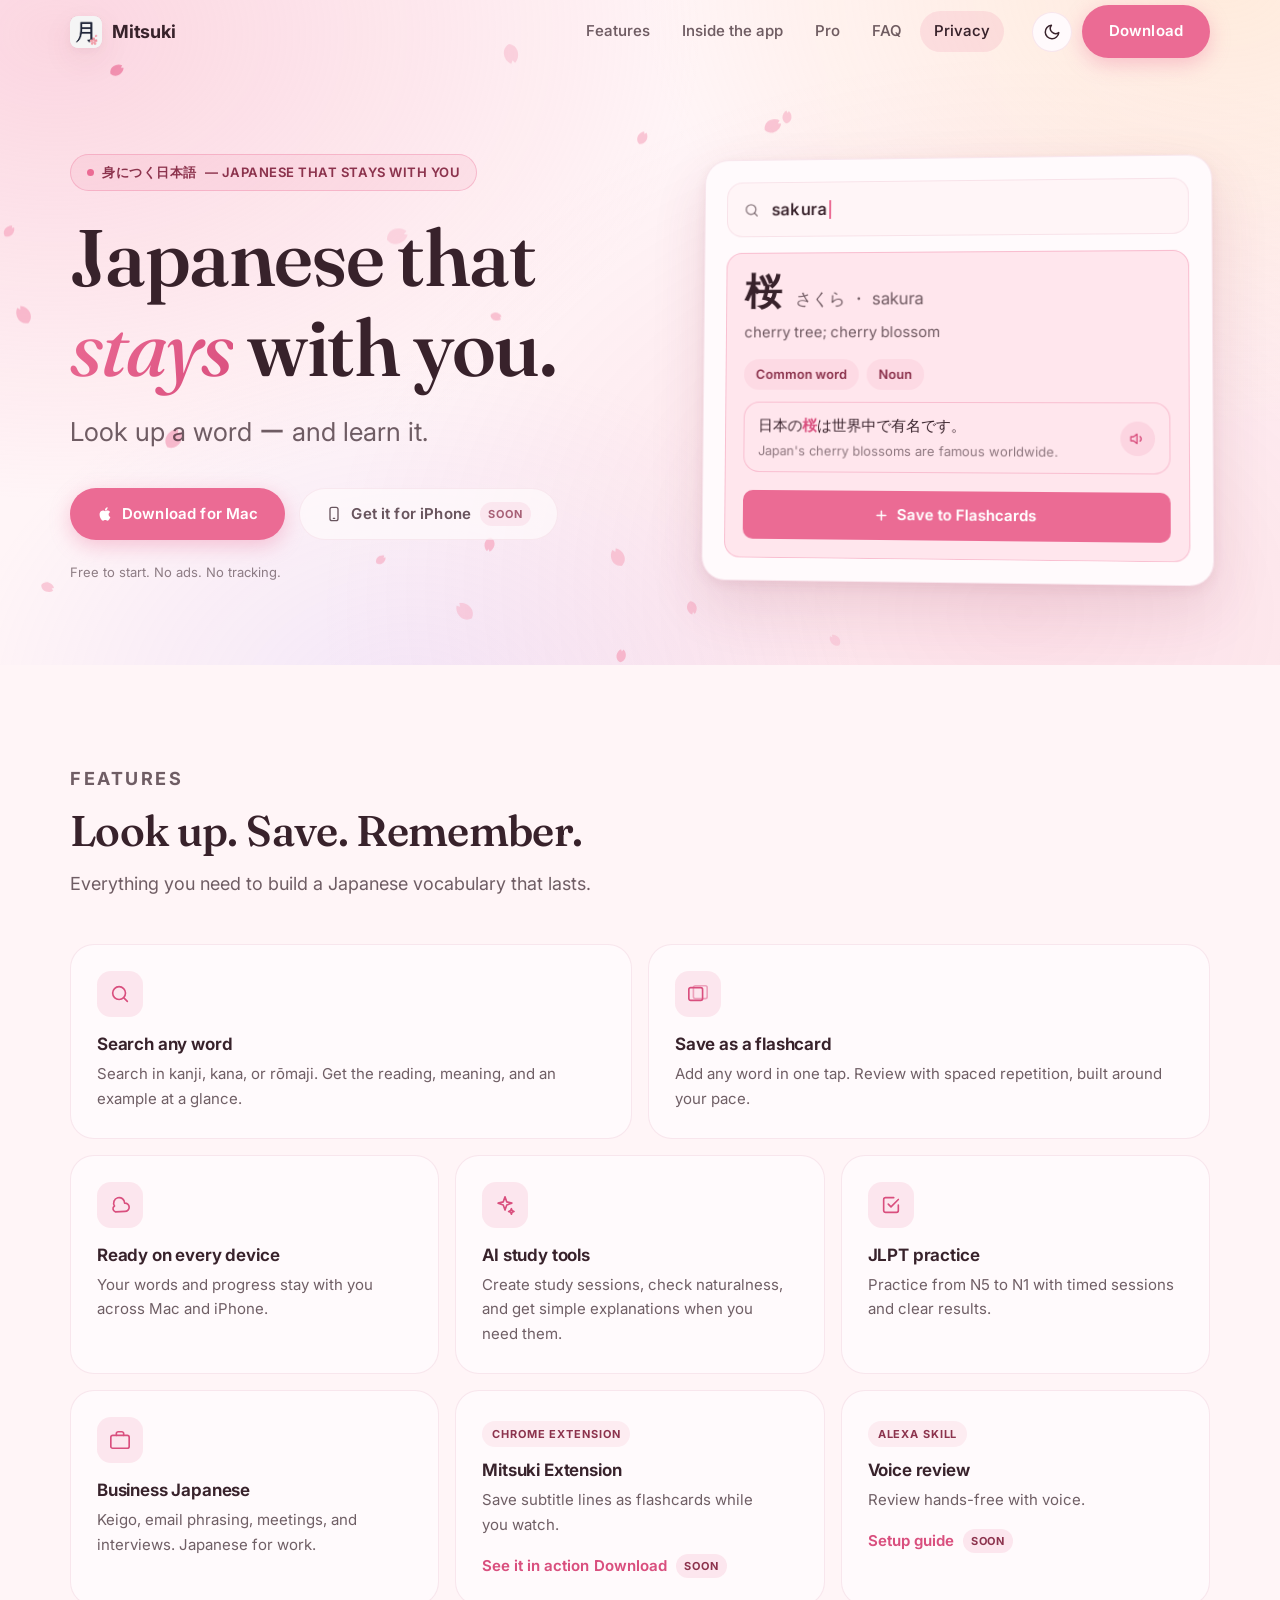
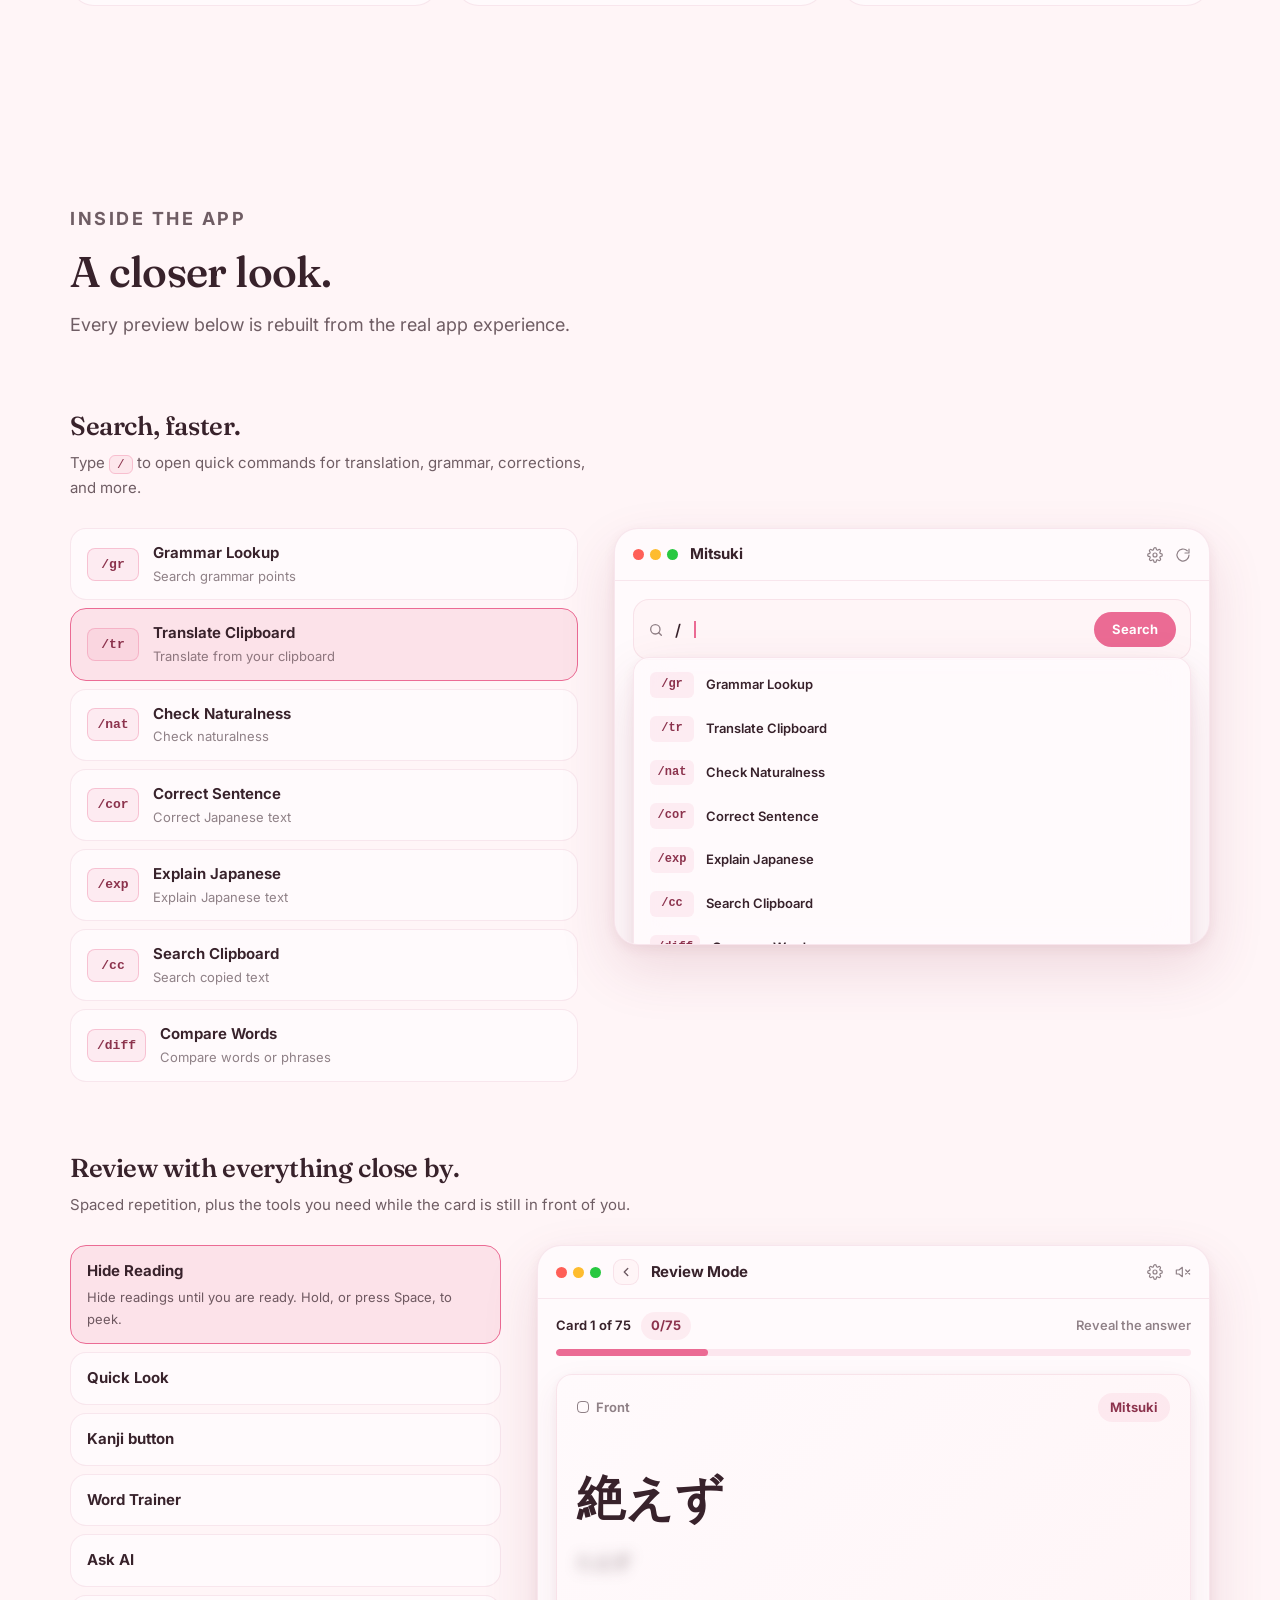
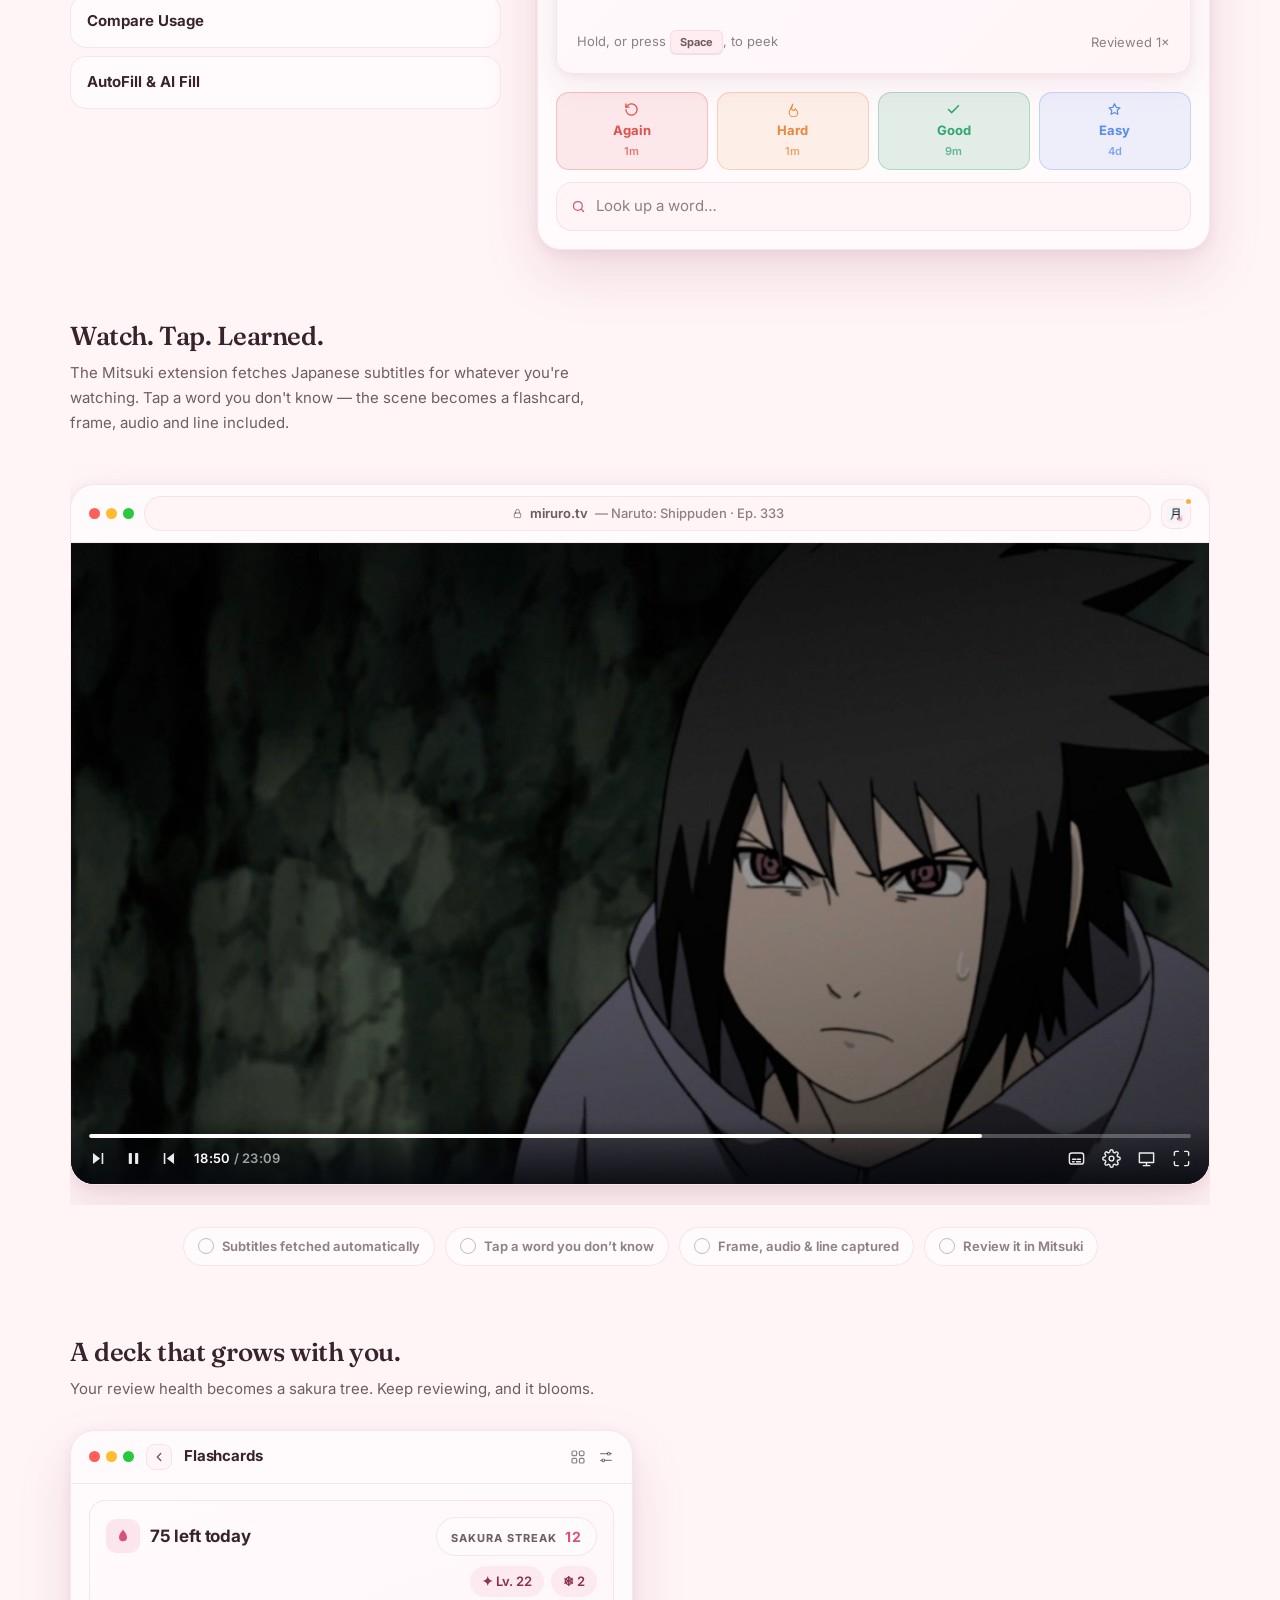
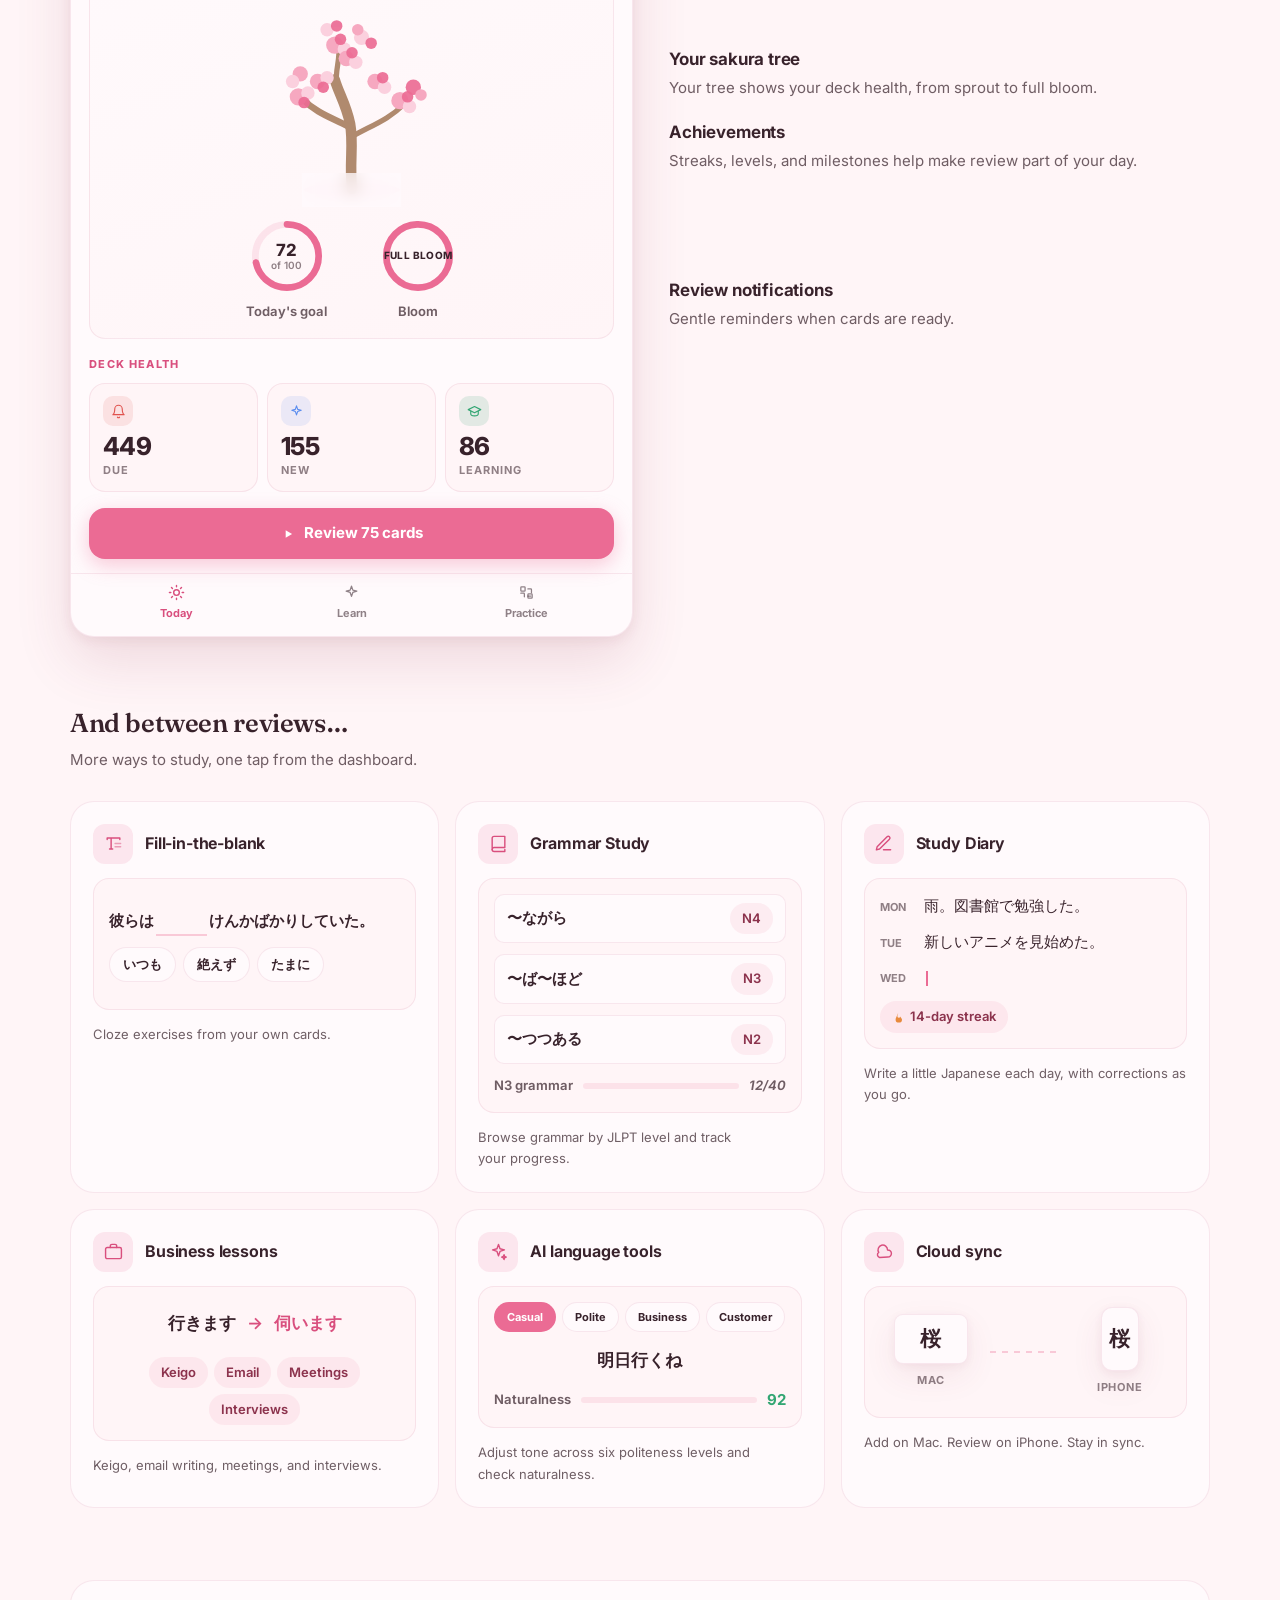
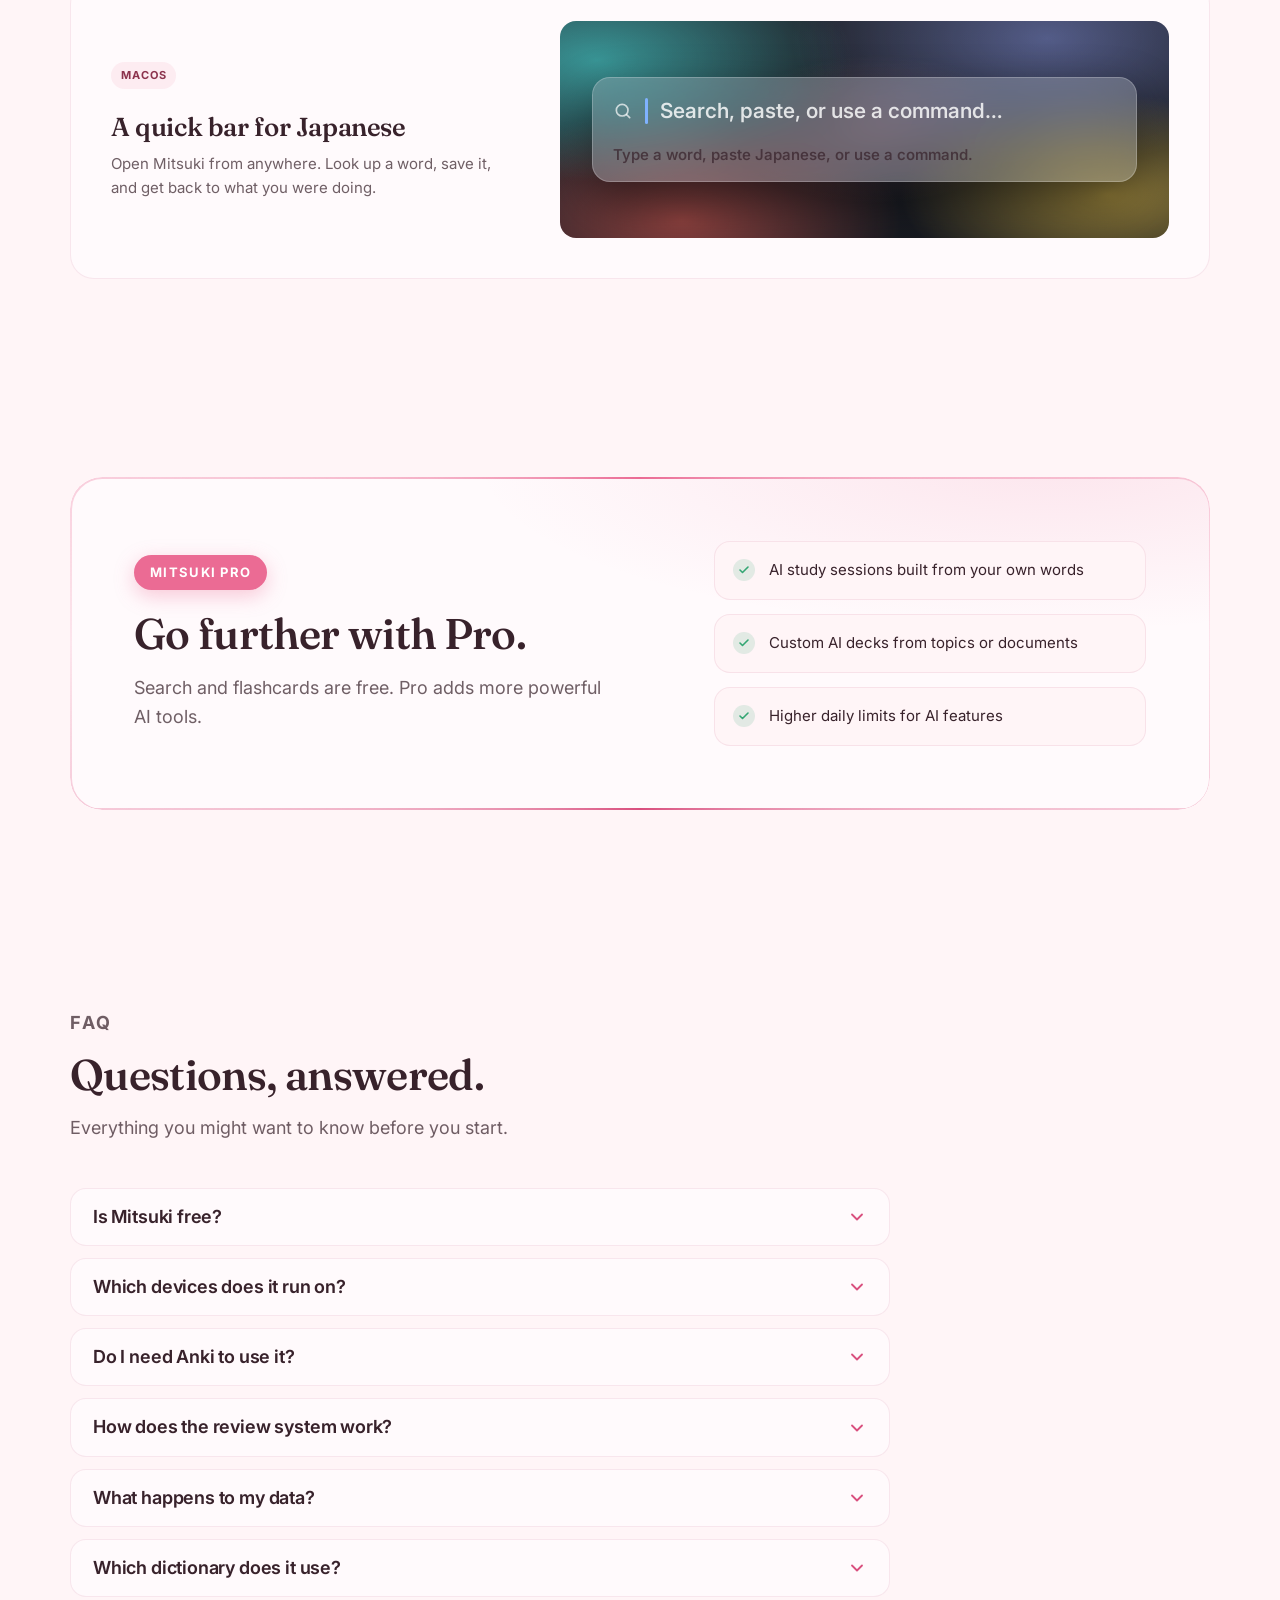
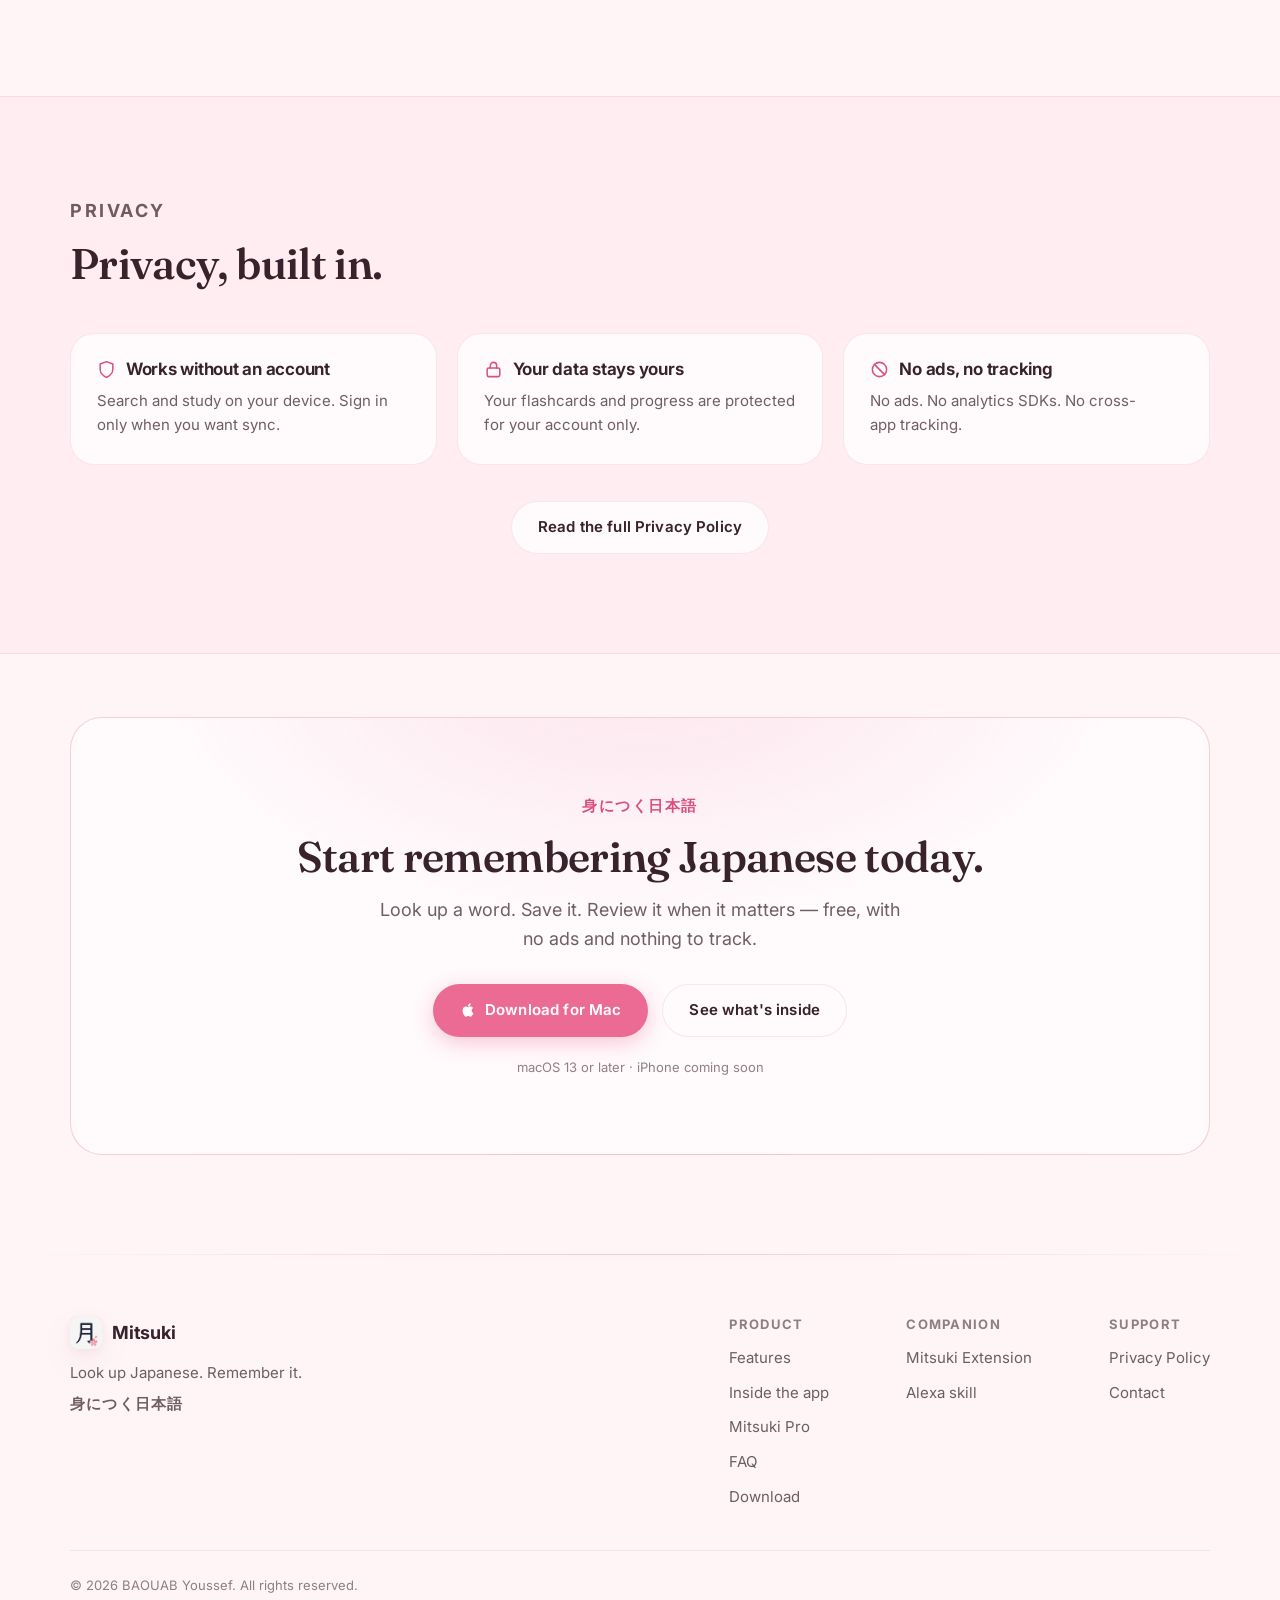
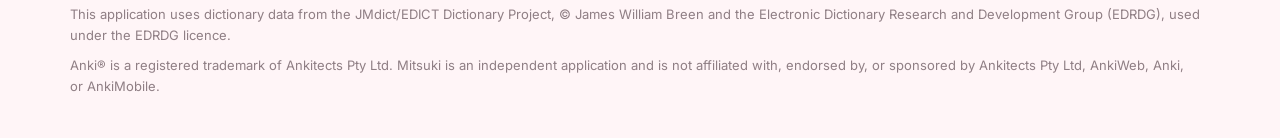
<file: index.html>
<!DOCTYPE html>
<html lang="en" data-theme="light" class="js"><head>
  <meta charset="UTF-8">
  <meta name="viewport" content="width=device-width, initial-scale=1.0">
  <title>Mitsuki — Japanese Flashcards & Dictionary App</title>
  <meta name="description" content="Mitsuki is a Japanese learning app for Mac and iPhone. Look up Japanese words, save them as flashcards, review with spaced repetition, and learn from anime subtitles.">

  <meta name="google-site-verification" content="70dNfQIuqkXc-LH8qN6UcrABFzzEn81xI1q19hvLMRo" />
  <meta property="og:title" content="Mitsuki | Japanese Dictionary & Flashcards">
  <meta property="og:description" content="Learn Japanese from anime. Look up words, save flashcards, and review with spaced repetition.">
  <meta property="og:type" content="website">
  <meta property="og:image" content="https://mitsukiapp.me/assets/icon.png">
  <meta property="og:url" content="https://mitsukiapp.me">

  <meta name="twitter:card" content="summary">
  <meta name="twitter:title" content="Mitsuki | Japanese Dictionary & Flashcards">
  <meta name="twitter:description" content="Learn Japanese from anime. Look up words, save flashcards, and review with spaced repetition.">
  <meta name="twitter:image" content="https://mitsukiapp.me/assets/icon.png">

  <!-- Tint the mobile browser chrome to match each theme -->

  <!-- Set theme before first paint to avoid a flash -->
  <script>
    (function () {
      var t = localStorage.getItem("mitsuki-theme");
      if (!t) t = matchMedia("(prefers-color-scheme: dark)").matches ? "dark" : "light";
      document.documentElement.dataset.theme = t;
      document.documentElement.classList.add("js");
    })();
  </script>

  <link rel="preconnect" href="https://fonts.googleapis.com">
  <link rel="preconnect" href="https://fonts.gstatic.com" crossorigin="">
  <link href="https://fonts.googleapis.com/css2?family=Fraunces:opsz,wght@9..144,400..700&amp;family=Inter:wght@400..800&amp;display=swap" rel="stylesheet">

  <link rel="stylesheet" href="css/style.css">
  <!-- IconForge App Icons -->
  <link rel="icon" type="image/png" sizes="16x16" href="assets/favicon-16.png">
  <link rel="icon" type="image/png" sizes="32x32" href="assets/favicon-32.png">
  <link rel="icon" type="image/png" sizes="48x48" href="assets/favicon-48.png">
  <link rel="apple-touch-icon" sizes="180x180" href="assets/apple-touch-icon.png">
  <link rel="manifest" href="assets/manifest.webmanifest">
  <meta name="theme-color" content="#ffffff">
  <meta name="application-name" content="Mitsuki">
  <!-- /IconForge App Icons -->
</head>
<body>
  <a class="skip-link" href="#main">Skip to content</a>
  <div class="scroll-progress" aria-hidden="true"></div>

  <header class="nav" id="nav">
    <div class="nav-inner">
      <a class="brand" href="#top" aria-label="Mitsuki home">
        <img src="assets/icon.png" alt="" width="32" height="32">
        Mitsuki
      </a>
      <nav class="nav-links" aria-label="Primary">
        <a href="#features">Features</a>
        <a href="#showcase">Inside the app</a>
        <a href="#pro">Pro</a>
        <a href="#faq">FAQ</a>
        <a href="#privacy">Privacy</a>
      </nav>
      <div class="nav-actions">
        <button class="theme-toggle" id="theme-toggle" type="button" aria-label="Switch between light and dark theme">
          <svg class="icon-moon" viewBox="0 0 24 24" fill="none" stroke="currentColor" stroke-width="2" stroke-linecap="round" stroke-linejoin="round" aria-hidden="true">
            <path d="M21 12.79A9 9 0 1 1 11.21 3 7 7 0 0 0 21 12.79z"></path>
          </svg>
          <svg class="icon-sun" viewBox="0 0 24 24" fill="none" stroke="currentColor" stroke-width="2" stroke-linecap="round" stroke-linejoin="round" aria-hidden="true">
            <circle cx="12" cy="12" r="4"></circle>
            <path d="M12 2v2m0 16v2M4.93 4.93l1.41 1.41m11.32 11.32 1.41 1.41M2 12h2m16 0h2M4.93 19.07l1.41-1.41M17.66 6.34l1.41-1.41"></path>
          </svg>
        </button>
        <a class="btn btn-primary nav-download" href="#download">Download</a>
        <button class="nav-toggle" id="nav-toggle" type="button" aria-label="Open menu" aria-expanded="false" aria-controls="mobile-nav">
          <span class="nav-toggle-bars" aria-hidden="true"><i></i><i></i><i></i></span>
        </button>
      </div>
    </div>

    <!-- Mobile navigation panel (toggled below 760px) -->
    <nav class="mobile-nav" id="mobile-nav" aria-label="Mobile">
      <a href="#features">Features</a>
      <a href="#showcase">Inside the app</a>
      <a href="#pro">Pro</a>
      <a href="#faq">FAQ</a>
      <a href="#privacy">Privacy</a>
      <a class="btn btn-primary mobile-nav-cta active" href="#download">Download for Mac</a>
    </nav>
  </header>
  <div class="nav-scrim" id="nav-scrim" hidden=""></div>

  <main id="main">
    <!-- ============ HERO ============ -->
    <section class="hero" id="top">
      <div class="hero-mesh" aria-hidden="true"></div>
      <canvas id="petals" aria-hidden="true" width="2536" height="1377" style="width: 1268px; height: 688.75px;"></canvas>

      <div class="container hero-inner">
        <div>
          <span class="hero-eyebrow"><span class="dot" aria-hidden="true"></span> <span class="hero-eyebrow-jp" lang="ja">身につく日本語</span> <span class="hero-eyebrow-en">— Japanese that stays with you</span></span>
          <h1>Japanese that <em>stays</em> with you.</h1>
          <p class="hero-sub">Look up a word ー and learn it.</p>

          <div class="hero-ctas" id="download">
            <a class="btn btn-primary" data-download href="/download/mac">
              <svg width="16" height="16" viewBox="0 0 24 24" fill="currentColor" aria-hidden="true"><path d="M18.71 19.5c-.83 1.24-1.71 2.45-3.05 2.47-1.34.03-1.77-.79-3.29-.79-1.53 0-2 .77-3.27.82-1.31.05-2.3-1.32-3.14-2.53C4.25 17 2.94 12.45 4.7 9.39c.87-1.52 2.43-2.48 4.12-2.51 1.28-.02 2.5.87 3.29.87.78 0 2.26-1.07 3.81-.91.65.03 2.47.26 3.64 1.98-.09.06-2.17 1.28-2.15 3.81.03 3.02 2.65 4.03 2.68 4.04-.03.07-.42 1.44-1.38 2.83M13 3.5c.73-.83 1.94-1.46 2.94-1.5.13 1.17-.34 2.35-1.04 3.19-.69.85-1.83 1.51-2.95 1.42-.15-1.15.41-2.35 1.05-3.11z"></path></svg>
              Download for Mac
              </a>
            <a class="btn btn-ghost" href="#" aria-disabled="true" title="App Store link coming soon">
              <svg width="16" height="16" viewBox="0 0 24 24" fill="none" stroke="currentColor" stroke-width="2" stroke-linecap="round" aria-hidden="true"><rect x="6" y="2" width="12" height="20" rx="3"></rect><path d="M11 18.5h2"></path></svg>
              Get it for iPhone
              <span class="soon-pill">Soon</span>
            </a>
          </div>
          <p class="hero-note">Free to start. No ads. No tracking.</p>
        </div>

        <!-- App mockup: lookup → card preview -->
        <div class="mockup reveal" aria-hidden="true">
          <div class="mockup-glow"></div>
          <div class="mockup-card">
            <div class="mockup-search">
              <svg viewBox="0 0 24 24" fill="none" stroke="currentColor" stroke-width="2" stroke-linecap="round"><circle cx="11" cy="11" r="7"></circle><path d="m20 20-3.5-3.5"></path></svg>
              <span class="mockup-query"><span id="typed">sakura</span><span class="caret"></span></span>
            </div>
            <div class="mockup-result show" id="mockup-result">
              <div class="mockup-word">
                <span class="mockup-expression">桜</span>
                <span class="mockup-reading">さくら ・ sakura</span>
              </div>
              <p class="mockup-def">cherry tree; cherry blossom</p>
              <div class="mockup-chips">
                <span class="chip">Common word</span>
                <span class="chip">Noun</span>
              </div>
              <div class="mockup-example-card">
                <div class="mockup-example-text">
                  <span class="mockup-example-jp">日本の<mark class="mockup-mark">桜</mark>は世界中で有名です。</span>
                  <span class="mockup-example-en">Japan's cherry blossoms are famous worldwide.</span>
                </div>
                <button class="mockup-example-audio" type="button" tabindex="-1" aria-label="Play audio">
                  <svg width="16" height="16" viewBox="0 0 24 24" fill="none" stroke="currentColor" stroke-width="2" stroke-linecap="round" stroke-linejoin="round" aria-hidden="true"><path d="M11 5 6 9H2v6h4l5 4z"></path><path d="M15.5 8.5a5 5 0 0 1 0 7"></path></svg>
                </button>
              </div>
              <button class="mockup-add" type="button" tabindex="-1">
                <svg width="15" height="15" viewBox="0 0 24 24" fill="none" stroke="currentColor" stroke-width="2.4" stroke-linecap="round"><path d="M12 5v14M5 12h14"></path></svg>
                Save to Flashcards
              </button>
            </div>
          </div>
        </div>
      </div>
    </section>

    <!-- ============ FEATURES ============ -->
    <section class="section" id="features">
      <div class="container">
        <div class="section-head reveal">
          <p class="section-eyebrow">Features</p>
          <h2>Look up. Save. Remember.</h2>
          <p>Everything you need to build a Japanese vocabulary that lasts.</p>
        </div>

        <div class="bento stagger">
          <!-- Core 1: search -->
          <article class="bento-card wide reveal" style="--mx: 119px; --my: 56.640625px;">
            <div class="bento-icon">
              <svg viewBox="0 0 24 24" fill="none" stroke="currentColor" stroke-width="1.8" stroke-linecap="round" stroke-linejoin="round"><circle cx="11" cy="11" r="7"></circle><path d="m20 20-3.5-3.5"></path></svg>
            </div>
            <h3>Search any word</h3>
            <p>Search in kanji, kana, or rōmaji. Get the reading, meaning, and an example at a glance.</p>
          </article>

          <!-- Core 2: flashcards -->
          <article class="bento-card wide reveal">
            <div class="bento-icon">
              <svg viewBox="0 0 24 24" fill="none" stroke="currentColor" stroke-width="1.8" stroke-linecap="round" stroke-linejoin="round"><rect x="2" y="5" width="15" height="14" rx="2"></rect><rect x="7" y="3" width="15" height="14" rx="2" opacity=".45"></rect></svg>
            </div>
            <h3>Save as a flashcard</h3>
            <p>Add any word in one tap. Review with spaced repetition, built around your pace.</p>
          </article>

          <article class="bento-card reveal" style="--mx: 125px; --my: 2.796875px;">
            <div class="bento-icon">
              <svg viewBox="0 0 24 24" fill="none" stroke="currentColor" stroke-width="1.8" stroke-linecap="round" stroke-linejoin="round"><path d="M17.5 19a4.5 4.5 0 1 0-.42-8.98 6 6 0 1 0-11.06 3.1A3.5 3.5 0 0 0 7 19.5z"></path></svg>
            </div>
            <h3>Ready on every device</h3>
            <p>Your words and progress stay with you across Mac and iPhone.</p>
          </article>

          <article class="bento-card reveal">
            <div class="bento-icon">
              <svg viewBox="0 0 24 24" fill="none" stroke="currentColor" stroke-width="1.8" stroke-linecap="round" stroke-linejoin="round"><path d="M12 3l1.9 5.6L19.5 10l-5.6 1.9L12 17.5l-1.9-5.6L4.5 10l5.6-1.4z"></path><path d="M19 16l.7 2.1L21.8 19l-2.1.9L19 22l-.9-2.1L16 19l2.1-.9z"></path></svg>
            </div>
            <h3>AI study tools</h3>
            <p>Create study sessions, check naturalness, and get simple explanations when you need them.</p>
          </article>

          <article class="bento-card reveal" style="--mx: 25px; --my: 164.796875px;">
            <div class="bento-icon">
              <svg viewBox="0 0 24 24" fill="none" stroke="currentColor" stroke-width="1.8" stroke-linecap="round" stroke-linejoin="round"><path d="M9 11l3 3 8-8"></path><path d="M20 12v6a2 2 0 0 1-2 2H6a2 2 0 0 1-2-2V6a2 2 0 0 1 2-2h9"></path></svg>
            </div>
            <h3>JLPT practice</h3>
            <p>Practice from N5 to N1 with timed sessions and clear results.</p>
          </article>

          <article class="bento-card reveal">
            <div class="bento-icon">
              <svg viewBox="0 0 24 24" fill="none" stroke="currentColor" stroke-width="1.8" stroke-linecap="round" stroke-linejoin="round"><rect x="2" y="7" width="20" height="14" rx="2"></rect><path d="M16 7V5a2 2 0 0 0-2-2h-4a2 2 0 0 0-2 2v2"></path></svg>
            </div>
            <h3>Business Japanese</h3>
            <p>Keigo, email phrasing, meetings, and interviews. Japanese for work.</p>
          </article>

          <!-- Extras: companion tools (downplayed) -->
          <article class="bento-card reveal" style="--mx: 46px; --my: 17.744140625px;">
            <span class="bento-tag">Chrome extension</span>
            <h3>Mitsuki Extension</h3>
            <p>Save subtitle lines as flashcards while you watch.</p>
            <a class="bento-link" href="#ext-demo">See it in action</a>
            <a class="bento-link" href="#" aria-disabled="true" title="Download link coming soon">
              Download <span class="soon-pill">Soon</span>
            </a>
          </article>

          <article class="bento-card reveal" style="--mx: 10.5px; --my: 150.796875px;">
            <span class="bento-tag">Alexa skill</span>
            <h3>Voice review</h3>
            <p>Review hands-free with voice.</p>
            <a class="bento-link" href="#" aria-disabled="true" title="Setup guide coming soon">
              Setup guide <span class="soon-pill">Soon</span>
            </a>
          </article>
        </div>
      </div>
    </section>

    <!-- ============ SHOWCASE — Inside the app ============ -->
    <section class="section showcase" id="showcase">
      <div class="container">
        <div class="section-head reveal">
          <p class="section-eyebrow">Inside the app</p>
          <h2>A closer look.</h2>
          <p>Every preview below is rebuilt from the real app experience.</p>
        </div>

        <!-- ======== A. Slash commands ======== -->
        <div class="sc-block reveal">
          <div class="sc-block-head">
            <h3>Search, faster.</h3>
            <p>Type <code>/</code> to open quick commands for translation, grammar, corrections, and more.</p>
          </div>

          <div class="sc-split sc-split-cmd">
            <div class="sc-cmd-legend" id="cmd-legend" role="list">
              <button class="sc-cmd-row" type="button" data-i="0" role="listitem">
                <kbd>/gr</kbd>
                <span><strong>Grammar Lookup</strong><em>Search grammar points</em></span>
              </button>
              <button class="sc-cmd-row active" type="button" data-i="1" role="listitem">
                <kbd>/tr</kbd>
                <span><strong>Translate Clipboard</strong><em>Translate from your clipboard</em></span>
              </button>
              <button class="sc-cmd-row" type="button" data-i="2" role="listitem">
                <kbd>/nat</kbd>
                <span><strong>Check Naturalness</strong><em>Check naturalness</em></span>
              </button>
              <button class="sc-cmd-row" type="button" data-i="3" role="listitem">
                <kbd>/cor</kbd>
                <span><strong>Correct Sentence</strong><em>Correct Japanese text</em></span>
              </button>
              <button class="sc-cmd-row" type="button" data-i="4" role="listitem">
                <kbd>/exp</kbd>
                <span><strong>Explain Japanese</strong><em>Explain Japanese text</em></span>
              </button>
              <button class="sc-cmd-row" type="button" data-i="5" role="listitem">
                <kbd>/cc</kbd>
                <span><strong>Search Clipboard</strong><em>Search copied text</em></span>
              </button>
              <button class="sc-cmd-row" type="button" data-i="6" role="listitem">
                <kbd>/diff</kbd>
                <span><strong>Compare Words</strong><em>Compare words or phrases</em></span>
              </button>
            </div>

            <div class="sc-window sc-cmd" id="cmd-demo" aria-label="Animated preview of Mitsuki search commands">
              <div class="sc-titlebar">
                <span class="sc-dots" aria-hidden="true"><i></i><i></i><i></i></span>
                <strong>Mitsuki</strong>
                <span class="sc-tb-icons" aria-hidden="true">
                  <svg viewBox="0 0 24 24" fill="none" stroke="currentColor" stroke-width="1.8" stroke-linecap="round" stroke-linejoin="round"><circle cx="12" cy="12" r="3"></circle><path d="M19.4 15a1.65 1.65 0 0 0 .33 1.82l.06.06a2 2 0 1 1-2.83 2.83l-.06-.06a1.65 1.65 0 0 0-1.82-.33 1.65 1.65 0 0 0-1 1.51V21a2 2 0 1 1-4 0v-.09A1.65 1.65 0 0 0 9 19.4a1.65 1.65 0 0 0-1.82.33l-.06.06a2 2 0 1 1-2.83-2.83l.06-.06a1.65 1.65 0 0 0 .33-1.82 1.65 1.65 0 0 0-1.51-1H3a2 2 0 1 1 0-4h.09A1.65 1.65 0 0 0 4.6 9a1.65 1.65 0 0 0-.33-1.82l-.06-.06a2 2 0 1 1 2.83-2.83l.06.06a1.65 1.65 0 0 0 1.82.33H9a1.65 1.65 0 0 0 1-1.51V3a2 2 0 1 1 4 0v.09a1.65 1.65 0 0 0 1 1.51 1.65 1.65 0 0 0 1.82-.33l.06-.06a2 2 0 1 1 2.83 2.83l-.06.06a1.65 1.65 0 0 0-.33 1.82V9a1.65 1.65 0 0 0 1.51 1H21a2 2 0 1 1 0 4h-.09a1.65 1.65 0 0 0-1.51 1z"></path></svg>
                  <svg viewBox="0 0 24 24" fill="none" stroke="currentColor" stroke-width="1.8" stroke-linecap="round" stroke-linejoin="round"><path d="M21 12a9 9 0 1 1-2.64-6.36"></path><path d="M21 3v6h-6"></path></svg>
                </span>
              </div>
              <div class="sc-cmd-body">
                <div class="sc-searchbar">
                  <svg viewBox="0 0 24 24" fill="none" stroke="currentColor" stroke-width="2" stroke-linecap="round"><circle cx="11" cy="11" r="7"></circle><path d="m20 20-3.5-3.5"></path></svg>
                  <span class="sc-cmd-typed" id="cmd-typed">/gr ながら</span><span class="sc-caret" aria-hidden="true"></span>
                  <span class="sc-search-btn">Search</span>
                </div>

                <ul class="sc-palette open" id="cmd-palette" aria-hidden="true">
                  <li data-trigger="/gr" class="selected"><kbd>/gr</kbd><span>Grammar Lookup</span></li>
                  <li data-trigger="/tr" hidden=""><kbd>/tr</kbd><span>Translate Clipboard</span></li>
                  <li data-trigger="/nat" hidden=""><kbd>/nat</kbd><span>Check Naturalness</span></li>
                  <li data-trigger="/cor" hidden=""><kbd>/cor</kbd><span>Correct Sentence</span></li>
                  <li data-trigger="/exp" hidden=""><kbd>/exp</kbd><span>Explain Japanese</span></li>
                  <li data-trigger="/cc" hidden=""><kbd>/cc</kbd><span>Search Clipboard</span></li>
                  <li data-trigger="/diff" hidden=""><kbd>/diff</kbd><span>Compare Words</span></li>
                </ul>

                <div class="sc-cmd-results">
                  <div class="sc-result" data-panel="gr">
                    <div class="sc-result-head">
                      <span class="sc-jp-lg">〜ながら</span>
                      <span class="chip">Grammar</span><span class="chip">JLPT N4</span>
                    </div>
                    <p class="sc-result-sub">Two actions happening at the same time.</p>
                    <div class="sc-example"><span class="jp">音楽を聞きながら勉強する。</span><span class="en">I study while listening to music.</span></div>
                  </div>

                  <div class="sc-result" data-panel="tr">
                    <div class="sc-clip"><svg viewBox="0 0 24 24" fill="none" stroke="currentColor" stroke-width="1.8" stroke-linecap="round" stroke-linejoin="round"><rect x="8" y="2" width="8" height="4" rx="1"></rect><path d="M16 4h2a2 2 0 0 1 2 2v14a2 2 0 0 1-2 2H6a2 2 0 0 1-2-2V6a2 2 0 0 1 2-2h2"></path></svg><span>駅まで歩きました。</span><em>From your clipboard</em></div>
                    <div class="sc-example"><span class="jp">I walked to the station.</span><span class="en">Clear English, same tone</span></div>
                  </div>

                  <div class="sc-result" data-panel="nat">
                    <div class="sc-clip"><svg viewBox="0 0 24 24" fill="none" stroke="currentColor" stroke-width="1.8" stroke-linecap="round" stroke-linejoin="round"><rect x="8" y="2" width="8" height="4" rx="1"></rect><path d="M16 4h2a2 2 0 0 1 2 2v14a2 2 0 0 1-2 2H6a2 2 0 0 1-2-2V6a2 2 0 0 1 2-2h2"></path></svg><span>この問題は難しいだと思う</span><em>From your clipboard</em></div>
                    <div class="sc-verdict warn"><strong>Needs a small fix — 58/100</strong><span>「だ」 can't follow an い-adjective.</span></div>
                    <div class="sc-fix">この問題は難しい<del>だ</del>と思う <svg viewBox="0 0 24 24" fill="none" stroke="currentColor" stroke-width="2.6" stroke-linecap="round" stroke-linejoin="round"><path d="M20 6 9 17l-5-5"></path></svg></div>
                  </div>

                  <div class="sc-result" data-panel="cor">
                    <div class="sc-clip"><svg viewBox="0 0 24 24" fill="none" stroke="currentColor" stroke-width="1.8" stroke-linecap="round" stroke-linejoin="round"><rect x="8" y="2" width="8" height="4" rx="1"></rect><path d="M16 4h2a2 2 0 0 1 2 2v14a2 2 0 0 1-2 2H6a2 2 0 0 1-2-2V6a2 2 0 0 1 2-2h2"></path></svg><span>昨日、映画を<del>見った</del>。</span><em>From your clipboard</em></div>
                    <div class="sc-verdict good"><strong>昨日、映画を<ins>見た</ins>。</strong><span>見る is ichidan — its past tense is 見た, not 見った.</span></div>
                  </div>

                  <div class="sc-result" data-panel="exp">
                    <div class="sc-result-head">
                      <span class="sc-jp-lg">木漏れ日</span>
                      <span class="chip">AI</span>
                    </div>
                    <p class="sc-stream">
                      <span class="w" style="--i:0">Sunlight</span> <span class="w" style="--i:1">leaking</span> <span class="w" style="--i:2">through</span> <span class="w" style="--i:3">leaves</span> <span class="w" style="--i:4">—</span> <span class="w" style="--i:5">a</span> <span class="w" style="--i:6">famously</span> <span class="w" style="--i:7">untranslatable</span> <span class="w" style="--i:8">word.</span> <span class="w" style="--i:9">木</span> <span class="w" style="--i:10">tree</span> <span class="w" style="--i:11">·</span> <span class="w" style="--i:12">漏れ</span> <span class="w" style="--i:13">leak</span> <span class="w" style="--i:14">·</span> <span class="w" style="--i:15">日</span> <span class="w" style="--i:16">sun.</span>
                    </p>
                  </div>

                  <div class="sc-result" data-panel="cc">
                    <div class="sc-clip"><svg viewBox="0 0 24 24" fill="none" stroke="currentColor" stroke-width="1.8" stroke-linecap="round" stroke-linejoin="round"><rect x="8" y="2" width="8" height="4" rx="1"></rect><path d="M16 4h2a2 2 0 0 1 2 2v14a2 2 0 0 1-2 2H6a2 2 0 0 1-2-2V6a2 2 0 0 1 2-2h2"></path></svg><span>桜</span><em>From your clipboard</em></div>
                    <div class="sc-result-head">
                      <span class="sc-jp-lg">桜</span><span class="sc-read">さくら</span>
                      <span class="chip">Noun</span><span class="chip success">Common</span>
                    </div>
                    <p class="sc-result-sub">cherry tree; cherry blossom</p>
                    <button class="sc-add-mini" type="button" tabindex="-1">
                      <svg viewBox="0 0 24 24" fill="none" stroke="currentColor" stroke-width="2.4" stroke-linecap="round"><path d="M12 5v14M5 12h14"></path></svg>
                      Save to Flashcards
                    </button>
                  </div>

                  <div class="sc-result" data-panel="diff">
                    <div class="sc-vs">
                      <div class="sc-vs-col"><span class="sc-jp-lg">帰る</span><p>to go <strong>home</strong> — back to where you belong.</p></div>
                      <span class="sc-vs-badge">vs</span>
                      <div class="sc-vs-col"><span class="sc-jp-lg">戻る</span><p>to go <strong>back</strong> — to any previous point.</p></div>
                    </div>
                    <button class="sc-add-mini" type="button" tabindex="-1">
                      <svg viewBox="0 0 24 24" fill="none" stroke="currentColor" stroke-width="2.4" stroke-linecap="round"><path d="M12 5v14M5 12h14"></path></svg>
                      Save as Compare Card
                    </button>
                  </div>
                </div>
              </div>
            </div>
          </div>
        </div>

        <!-- ======== B. Review Mode explorer ======== -->
        <div class="sc-block reveal">
          <div class="sc-block-head">
            <h3>Review with everything close by.</h3>
            <p>Spaced repetition, plus the tools you need while the card is still in front of you.</p>
          </div>

          <div class="sc-split sc-split-rev">
            <div class="sc-tabs" id="rev-tabs" role="tablist" aria-label="Review tools">
              <button class="sc-tab active" type="button" role="tab" aria-selected="true" data-scene="hide">
                <strong>Hide Reading</strong>
                <em>Hide readings until you are ready. Hold, or press Space, to peek.</em>
              </button>
              <button class="sc-tab" type="button" role="tab" aria-selected="false" data-scene="quick">
                <strong>Quick Look</strong>
                <em>Look up any word in an example without leaving review.</em>
              </button>
              <button class="sc-tab" type="button" role="tab" aria-selected="false" data-scene="kanji">
                <strong>Kanji button</strong>
                <em>Tap 字 for readings, strokes, and JLPT level.</em>
              </button>
              <button class="sc-tab" type="button" role="tab" aria-selected="false" data-scene="trainer">
                <strong>Word Trainer</strong>
                <em>Use the word in a sentence and get feedback.</em>
              </button>
              <button class="sc-tab" type="button" role="tab" aria-selected="false" data-scene="ask">
                <strong>Ask AI</strong>
                <em>Ask about nuance without leaving the card.</em>
              </button>
              <button class="sc-tab" type="button" role="tab" aria-selected="false" data-scene="compare">
                <strong>Compare Usage</strong>
                <em>Compare similar words, then save the difference.</em>
              </button>
              <button class="sc-tab" type="button" role="tab" aria-selected="false" data-scene="fill">
                <strong>AutoFill &amp; AI Fill</strong>
                <em>Fill custom cards from the dictionary, or with AI.</em>
              </button>
            </div>

            <div class="sc-window sc-review" id="rev-demo" data-active="hide" aria-label="Animated preview of Review Mode">
              <div class="sc-titlebar">
                <span class="sc-dots" aria-hidden="true"><i></i><i></i><i></i></span>
                <span class="sc-back" aria-hidden="true"><svg viewBox="0 0 24 24" fill="none" stroke="currentColor" stroke-width="2.4" stroke-linecap="round" stroke-linejoin="round"><path d="m15 18-6-6 6-6"></path></svg></span>
                <strong>Review Mode</strong>
                <span class="sc-tb-icons" aria-hidden="true">
                  <svg viewBox="0 0 24 24" fill="none" stroke="currentColor" stroke-width="1.8" stroke-linecap="round" stroke-linejoin="round"><circle cx="12" cy="12" r="3"></circle><path d="M19.4 15a1.65 1.65 0 0 0 .33 1.82l.06.06a2 2 0 1 1-2.83 2.83l-.06-.06a1.65 1.65 0 0 0-1.82-.33 1.65 1.65 0 0 0-1 1.51V21a2 2 0 1 1-4 0v-.09A1.65 1.65 0 0 0 9 19.4a1.65 1.65 0 0 0-1.82.33l-.06.06a2 2 0 1 1-2.83-2.83l.06-.06a1.65 1.65 0 0 0 .33-1.82 1.65 1.65 0 0 0-1.51-1H3a2 2 0 1 1 0-4h.09A1.65 1.65 0 0 0 4.6 9a1.65 1.65 0 0 0-.33-1.82l-.06-.06a2 2 0 1 1 2.83-2.83l.06.06a1.65 1.65 0 0 0 1.82.33H9a1.65 1.65 0 0 0 1-1.51V3a2 2 0 1 1 4 0v.09a1.65 1.65 0 0 0 1 1.51 1.65 1.65 0 0 0 1.82-.33l.06-.06a2 2 0 1 1 2.83 2.83l-.06.06a1.65 1.65 0 0 0-.33 1.82V9a1.65 1.65 0 0 0 1.51 1H21a2 2 0 1 1 0 4h-.09a1.65 1.65 0 0 0-1.51 1z"></path></svg>
                  <svg viewBox="0 0 24 24" fill="none" stroke="currentColor" stroke-width="1.8" stroke-linecap="round" stroke-linejoin="round"><path d="M11 5 6 9H2v6h4l5 4zM22 9l-6 6m0-6 6 6"></path></svg>
                </span>
              </div>

              <div class="sc-review-meta">
                <span>Card 1 of 75</span>
                <span class="sc-count-pill">0/75</span>
                <span class="sc-meta-hint" id="rev-hint">Reveal the answer</span>
              </div>
              <div class="sc-progress"><i></i></div>

              <div class="sc-stage">
                <!-- Scene 1: Hide Reading -->
                <div class="sc-scene active" data-scene="hide" role="tabpanel">
                  <div class="sc-cardface sc-front">
                    <div class="sc-cardface-top"><span class="sc-flag">Front</span><span class="sc-mits-pill">Mitsuki</span></div>
                    <div class="sc-front-big">絶えず</div>
                    <div class="sc-front-reading"><span class="sc-peek">たえず</span></div>
                    <div class="sc-cardface-bottom">
                      <span>Hold, or press <kbd class="sc-space-key">Space</kbd>, to peek</span>
                      <span>Reviewed 1×</span>
                    </div>
                  </div>
                </div>

                <!-- Scene 2: Quick Look -->
                <div class="sc-scene" data-scene="quick" role="tabpanel">
                  <div class="sc-cardface sc-back-card sc-dim">
                    <div class="sc-back-head">
                      <div><span class="sc-back-word">絶えず</span><span class="sc-back-read">たえず</span></div>
                      <span class="sc-circle-btn"><svg viewBox="0 0 24 24" fill="none" stroke="currentColor" stroke-width="2" stroke-linecap="round"><circle cx="11" cy="11" r="7"></circle><path d="m20 20-3.5-3.5"></path></svg></span>
                      <span class="sc-circle-btn accent"><svg viewBox="0 0 24 24" fill="none" stroke="currentColor" stroke-width="1.8" stroke-linecap="round" stroke-linejoin="round"><path d="M11 5 6 9H2v6h4l5 4z"></path><path d="M15.5 8.5a5 5 0 0 1 0 7M19 5a9 9 0 0 1 0 14"></path></svg></span>
                    </div>
                    <div class="sc-answerbox">
                      <em>Answer</em>
                      <ol><li>constantly</li><li>always</li></ol>
                      <div class="sc-example"><span class="jp">彼らは絶えず<mark class="sc-ql-mark">けんか</mark>ばかりしていた。</span><span class="en">They were constantly quarreling.</span></div>
                    </div>
                  </div>
                </div>

                <!-- Scene 3: Kanji button (on the back card; sheet slides up from the bottom) -->
                <div class="sc-scene" data-scene="kanji" role="tabpanel">
                  <div class="sc-kanji-stage">
                    <div class="sc-cardface sc-back-card">
                      <div class="sc-back-head">
                        <div><span class="sc-back-word">絶えず</span><span class="sc-back-read">たえず</span></div>
                        <span class="sc-circle-btn"><svg viewBox="0 0 24 24" fill="none" stroke="currentColor" stroke-width="2" stroke-linecap="round"><circle cx="11" cy="11" r="7"></circle><path d="m20 20-3.5-3.5"></path></svg></span>
                        <span class="sc-circle-btn accent"><svg viewBox="0 0 24 24" fill="none" stroke="currentColor" stroke-width="1.8" stroke-linecap="round" stroke-linejoin="round"><path d="M11 5 6 9H2v6h4l5 4z"></path><path d="M15.5 8.5a5 5 0 0 1 0 7M19 5a9 9 0 0 1 0 14"></path></svg></span>
                      </div>
                      <div class="sc-answerbox">
                        <em>Answer</em>
                        <ol><li>constantly</li><li>always</li></ol>
                      </div>
                      <span class="sc-kanji-fab">字</span>
                    </div>
                    <div class="sc-kanji-sheet">
                      <span class="sc-kanji-big">絶</span>
                      <div class="sc-kanji-info">
                        <strong>sever · cut off · discontinue</strong>
                        <div class="sc-kanji-pills"><span class="chip">JLPT N3</span><span class="chip">12 strokes</span></div>
                        <div class="sc-kanji-readings">
                          <span><em>On</em> ゼツ</span>
                          <span><em>Kun</em> た・える</span>
                        </div>
                      </div>
                      <button class="sc-add-mini" type="button" tabindex="-1">
                        <svg viewBox="0 0 24 24" fill="none" stroke="currentColor" stroke-width="2.4" stroke-linecap="round"><path d="M12 5v14M5 12h14"></path></svg>
                        Add Kanji Flashcard
                      </button>
                    </div>
                  </div>
                </div>

                <!-- Scene 4: Word Trainer -->
                <div class="sc-scene" data-scene="trainer" role="tabpanel">
                  <div class="sc-sheet">
                    <div class="sc-sheet-head">
                      <span class="sc-sheet-icon"><svg viewBox="0 0 24 24" fill="none" stroke="currentColor" stroke-width="1.8" stroke-linecap="round" stroke-linejoin="round"><circle cx="13" cy="4.5" r="2.5"></circle><path d="m10 22 2.5-5.5L9 13l1.5-5L15 9.5l3 2.5"></path><path d="m6 16 2-6 3-2"></path></svg></span>
                      <div><strong>Word Trainer</strong><em>Use 絶えず in context.</em></div>
                    </div>
                    <div class="sc-tool-card sc-step-1">
                      <em>Scenario</em>
                      <p>Describe neighbours who argue every night.</p>
                    </div>
                    <div class="sc-tool-card sc-step-2">
                      <em>Your sentence</em>
                      <p><span class="sc-type" style="--n:14">隣人は絶えずけんかしている。</span></p>
                    </div>
                    <div class="sc-grade sc-step-3">
                      <svg viewBox="0 0 24 24" fill="none" stroke="currentColor" stroke-width="2.4" stroke-linecap="round" stroke-linejoin="round"><circle cx="12" cy="12" r="9"></circle><path d="m8.5 12.5 2.5 2.5 5-6"></path></svg>
                      <div><strong>Great job!</strong><em>Natural and correct.</em></div>
                      <span class="sc-score">92<sub>/100</sub></span>
                    </div>
                  </div>
                </div>

                <!-- Scene 5: Ask AI -->
                <div class="sc-scene" data-scene="ask" role="tabpanel">
                  <div class="sc-sheet">
                    <div class="sc-sheet-head">
                      <span class="sc-sheet-icon"><svg viewBox="0 0 24 24" fill="none" stroke="currentColor" stroke-width="1.8" stroke-linecap="round" stroke-linejoin="round"><path d="M12 3l1.9 5.6L19.5 10l-5.6 1.9L12 17.5l-1.9-5.6L4.5 10l5.6-1.4z"></path></svg></span>
                      <div><strong>Ask AI</strong><em>About 絶えず</em></div>
                    </div>
                    <div class="sc-bubble user">What's the difference with いつも?</div>
                    <div class="sc-bubble ai">
                      <span class="w" style="--i:0">絶えず</span> <span class="w" style="--i:1">is</span> <span class="w" style="--i:2">literary</span> <span class="w" style="--i:3">—</span> <span class="w" style="--i:4">"constantly,</span> <span class="w" style="--i:5">without</span> <span class="w" style="--i:6">pause",</span> <span class="w" style="--i:7">like</span> <span class="w" style="--i:8">a</span> <span class="w" style="--i:9">river.</span> <span class="w" style="--i:10">いつも</span> <span class="w" style="--i:11">is</span> <span class="w" style="--i:12">the</span> <span class="w" style="--i:13">everyday</span> <span class="w" style="--i:14">"always"</span> <span class="w" style="--i:15">—</span> <span class="w" style="--i:16">habits,</span> <span class="w" style="--i:17">not</span> <span class="w" style="--i:18">flow.</span>
                    </div>
                  </div>
                </div>

                <!-- Scene 6: Compare Usage -->
                <div class="sc-scene" data-scene="compare" role="tabpanel">
                  <div class="sc-sheet">
                    <div class="sc-sheet-head">
                      <span class="sc-sheet-icon"><svg viewBox="0 0 24 24" fill="none" stroke="currentColor" stroke-width="1.8" stroke-linecap="round" stroke-linejoin="round"><path d="M8 3 4 7l4 4"></path><path d="M4 7h16"></path><path d="m16 21 4-4-4-4"></path><path d="M20 17H4"></path></svg></span>
                      <div><strong>Compare Usage</strong><em>絶えず vs 常に</em></div>
                    </div>
                    <div class="sc-vs">
                      <div class="sc-vs-col"><span class="sc-jp-lg">絶えず</span><p>Continuous. More written.</p></div>
                      <span class="sc-vs-badge">vs</span>
                      <div class="sc-vs-col"><span class="sc-jp-lg">常に</span><p>Formal. Often used in rules or speeches.</p></div>
                    </div>
                    <button class="sc-add-mini sc-compare-add" type="button" tabindex="-1">
                      <svg viewBox="0 0 24 24" fill="none" stroke="currentColor" stroke-width="2.4" stroke-linecap="round"><path d="M12 5v14M5 12h14"></path></svg>
                      Add Compare Card
                    </button>
                    <div class="sc-compare-toast"><svg viewBox="0 0 24 24" fill="none" stroke="currentColor" stroke-width="2.6" stroke-linecap="round" stroke-linejoin="round"><path d="M20 6 9 17l-5-5"></path></svg> Compare card added to your deck</div>
                  </div>
                </div>

                <!-- Scene 7: AutoFill & AI Fill -->
                <div class="sc-scene" data-scene="fill" role="tabpanel">
                  <div class="sc-sheet">
                    <div class="sc-sheet-head">
                      <span class="sc-sheet-icon"><svg viewBox="0 0 24 24" fill="none" stroke="currentColor" stroke-width="1.8" stroke-linecap="round" stroke-linejoin="round"><path d="M13 2 4.5 12.5H11L9.5 22 18 11.5h-6.5z"></path></svg></span>
                      <div><strong>Custom card — 木漏れ日</strong><em>Fill the rest in a tap.</em></div>
                      <span class="sc-fill-btns"><span class="sc-fill-btn auto">AutoFill</span><span class="sc-fill-btn ai">AI Fill</span></span>
                    </div>
                    <div class="sc-field sc-fill-1"><em>Reading</em><span>こもれび</span></div>
                    <div class="sc-field sc-fill-2"><em>Meaning</em><span>sunlight filtering through leaves</span></div>
                    <div class="sc-field sc-fill-3"><em>Example</em><span>木漏れ日がベンチに落ちていた。</span></div>
                  </div>
                </div>
              </div>

              <div class="sc-ratings" aria-hidden="true">
                <span class="sc-rate again"><svg viewBox="0 0 24 24" fill="none" stroke="currentColor" stroke-width="2" stroke-linecap="round" stroke-linejoin="round"><path d="M3 12a9 9 0 1 0 2.6-6.4L3 8"></path><path d="M3 3v5h5"></path></svg>Again<em>1m</em></span>
                <span class="sc-rate hard"><svg viewBox="0 0 24 24" fill="none" stroke="currentColor" stroke-width="2" stroke-linecap="round" stroke-linejoin="round"><path d="M12 2c1 3.5-1.5 5-1.5 8a3.5 3.5 0 0 0 7 .5C19.5 14 22 16 22 18a8 8 0 0 1-16 0c0-3 1.5-4.5 2.5-7.5C9.5 8 12 5.5 12 2z" transform="scale(.85) translate(2 2)"></path></svg>Hard<em>1m</em></span>
                <span class="sc-rate good"><svg viewBox="0 0 24 24" fill="none" stroke="currentColor" stroke-width="2.4" stroke-linecap="round" stroke-linejoin="round"><path d="M20 6 9 17l-5-5"></path></svg>Good<em>9m</em></span>
                <span class="sc-rate easy"><svg viewBox="0 0 24 24" fill="none" stroke="currentColor" stroke-width="2" stroke-linecap="round" stroke-linejoin="round"><path d="m12 3 2.7 5.5 6 .9-4.3 4.2 1 6L12 16.8 6.6 19.6l1-6L3.3 9.4l6-.9z"></path></svg>Easy<em>4d</em></span>
              </div>

              <div class="sc-quicklook" aria-hidden="true">
                <svg viewBox="0 0 24 24" fill="none" stroke="currentColor" stroke-width="2" stroke-linecap="round"><circle cx="11" cy="11" r="7"></circle><path d="m20 20-3.5-3.5"></path></svg>
                <span class="sc-ql-placeholder">Look up a word…</span>
                <span class="sc-ql-typed sc-type" style="--n:3">けんか</span>
              </div>

              <div class="sc-ql-pop" aria-hidden="true">
                <div><span class="sc-jp-lg">喧嘩</span><span class="sc-read">けんか</span><span class="chip">Noun</span></div>
                <p>quarrel; fight; squabble</p>
                <button class="sc-add-mini" type="button" tabindex="-1"><svg viewBox="0 0 24 24" fill="none" stroke="currentColor" stroke-width="2.4" stroke-linecap="round"><path d="M12 5v14M5 12h14"></path></svg>Add</button>
              </div>
            </div>
          </div>
        </div>

        <!-- ======== B1½. Extension capture flow ======== -->
        <div class="sc-block reveal" id="ext-demo">
          <div class="sc-block-head">
            <h3>Watch. Tap. Learned.</h3>
            <p>The Mitsuki extension fetches Japanese subtitles for whatever you're watching. Tap a word you don't know — the scene becomes a flashcard, frame, audio and line included.</p>
          </div>

          <div class="sc-ext" id="ext-stage" role="img" aria-label="Animated preview: while watching an anime in the browser, the word 倒し in the Japanese subtitles is tapped. A dictionary popup shows the meaning, the scene is captured with its frame, audio and subtitle line, and lands in Mitsuki as a flashcard — first the front with the word, then the revealed answer with the scene.">
            <div class="sc-window sc-ext-browser">
              <div class="sc-titlebar sc-ext-titlebar">
                <span class="sc-dots"><i></i><i></i><i></i></span>
                <span class="sc-ext-url">
                  <svg viewBox="0 0 24 24" fill="none" stroke="currentColor" stroke-width="2" stroke-linecap="round" stroke-linejoin="round"><rect x="5" y="11" width="14" height="10" rx="2"></rect><path d="M8 11V7a4 4 0 0 1 8 0v4"></path></svg>
                  miruro.tv<em> — Naruto: Shippuden · Ep. 333</em>
                </span>
                <span class="sc-ext-extbtn"><img src="assets/icon.png" alt="" width="18" height="18"><i></i></span>
              </div>

              <div class="sc-ext-player" id="ext-player">
                <img class="sc-ext-still" src="assets/sasuke-scene.jpg" alt="" width="1280" height="720">
                <span class="sc-ext-autosub">
                  <svg viewBox="0 0 24 24" fill="none" stroke="currentColor" stroke-width="1.8" stroke-linecap="round" stroke-linejoin="round"><rect x="3" y="5" width="18" height="14" rx="3"></rect><path d="M7 13h4m2 0h4M7 16h2m3 0h5"></path></svg>
                  Loaded Japanese subtitles for Naruto: Shippuden
                </span>

                <div class="sc-ext-subs main">
                  <span class="sc-ext-subline">（カブト）キミはうちは一族の敵である</span>
                  <span class="sc-ext-subline">イタチを<span class="jsp">&#12288;</span>また<span class="sc-ext-tok" id="ext-tok">倒し</span>たい。</span>
                </div>

                <div class="sc-ext-ctrls">
                  <span class="sc-ext-bar"><i></i></span>
                  <span class="sc-ext-ctrlrow">
                    <svg viewBox="0 0 24 24" fill="currentColor"><path d="M6 5h2v14H6zm4 7 9-7v14z" transform="scale(-1,1) translate(-24,0)"></path></svg>
                    <svg viewBox="0 0 24 24" fill="currentColor"><rect x="6" y="5" width="4" height="14" rx="1"></rect><rect x="14" y="5" width="4" height="14" rx="1"></rect></svg>
                    <svg viewBox="0 0 24 24" fill="currentColor"><path d="M6 5h2v14H6zm4 7 9-7v14z"></path></svg>
                    <span class="sc-ext-time">18:50 <em>/ 23:09</em></span>
                    <span class="sc-ext-ctrlgap"></span>
                    <svg viewBox="0 0 24 24" fill="none" stroke="currentColor" stroke-width="1.8" stroke-linecap="round" stroke-linejoin="round"><rect x="3" y="5" width="18" height="14" rx="3"></rect><path d="M7 13h4m2 0h4M7 16h2m3 0h5"></path></svg>
                    <svg viewBox="0 0 24 24" fill="none" stroke="currentColor" stroke-width="1.8" stroke-linecap="round" stroke-linejoin="round"><circle cx="12" cy="12" r="3"></circle><path d="M19.4 15a1.65 1.65 0 0 0 .33 1.82l.06.06a2 2 0 1 1-2.83 2.83l-.06-.06a1.65 1.65 0 0 0-1.82-.33 1.65 1.65 0 0 0-1 1.51V21a2 2 0 1 1-4 0v-.09A1.65 1.65 0 0 0 9 19.4a1.65 1.65 0 0 0-1.82.33l-.06.06a2 2 0 1 1-2.83-2.83l.06-.06a1.65 1.65 0 0 0 .33-1.82 1.65 1.65 0 0 0-1.51-1H3a2 2 0 1 1 0-4h.09A1.65 1.65 0 0 0 4.6 9a1.65 1.65 0 0 0-.33-1.82l-.06-.06a2 2 0 1 1 2.83-2.83l.06.06a1.65 1.65 0 0 0 1.82.33H9a1.65 1.65 0 0 0 1-1.51V3a2 2 0 1 1 4 0v.09a1.65 1.65 0 0 0 1 1.51 1.65 1.65 0 0 0 1.82-.33l.06-.06a2 2 0 1 1 2.83 2.83l-.06.06a1.65 1.65 0 0 0-.33 1.82V9a1.65 1.65 0 0 0 1.51 1H21a2 2 0 1 1 0 4h-.09a1.65 1.65 0 0 0-1.51 1z"></path></svg>
                    <svg viewBox="0 0 24 24" fill="none" stroke="currentColor" stroke-width="1.8" stroke-linecap="round" stroke-linejoin="round"><path d="M8 21h8M12 17v4M3 5h18v12H3z"></path></svg>
                    <svg viewBox="0 0 24 24" fill="none" stroke="currentColor" stroke-width="1.8" stroke-linecap="round" stroke-linejoin="round"><path d="M8 3H5a2 2 0 0 0-2 2v3m18 0V5a2 2 0 0 0-2-2h-3m0 18h3a2 2 0 0 0 2-2v-3M3 16v3a2 2 0 0 0 2 2h3"></path></svg>
                  </span>
                </div>

                <div class="sc-ext-pop" id="ext-pop">
                  <span class="sc-ext-pop-word">倒し<em>こかす</em></span>
                  <span class="sc-ext-pop-def">to knock down</span>
                </div>

                <div class="sc-ext-toast" id="ext-toast">
                  <span class="sc-ext-check">
                    <svg viewBox="0 0 24 24" fill="none" stroke="currentColor" stroke-width="3" stroke-linecap="round" stroke-linejoin="round"><path d="M20 6 9 17l-5-5"></path></svg>
                  </span>
                  <span class="sc-ext-toast-text">
                    <span><strong>Added &#8220;倒し&#8221;</strong><em>こかす</em></span>
                    <small>to knock down</small>
                  </span>
                </div>

                <span class="sc-ext-ring" id="ext-ring"></span>
              </div>

              <svg class="sc-ext-cursor" id="ext-cursor" viewBox="0 0 24 24">
                <path d="M5.6 2.8 18.9 13a.55.55 0 0 1-.27.98l-5.8.75a.55.55 0 0 0-.4.28l-2.86 5.1a.55.55 0 0 1-1.02-.14L4.7 3.4a.55.55 0 0 1 .9-.6Z" fill="#1c1e26" stroke="#fff" stroke-width="1.4" stroke-linejoin="round"></path>
              </svg>
            </div>

            <div class="sc-ext-phone" id="ext-phone">
              <div class="sc-ext-phone-head">
                <span class="sc-ext-review-meta">
                  <span>Card 1 of 1</span>
                  <span class="sc-ext-count">
                    <svg viewBox="0 0 24 24" fill="none" stroke="currentColor" stroke-width="2" stroke-linecap="round" stroke-linejoin="round"><path d="M3 12a9 9 0 1 0 2.6-6.4L3 8"></path><path d="M3 3v5h5"></path><path d="M12 7v5l3 3"></path></svg>
                    1/1
                  </span>
                </span>
                <span class="sc-ext-phone-face pre">Reveal the answer</span>
                <span class="sc-ext-phone-face post">Choose a rating</span>
              </div>
              <div class="sc-ext-progress"><i></i></div>

              <div class="sc-ext-cardstack" id="ext-cardstack">
                <div class="sc-ext-card" id="ext-card">
                  <div class="sc-ext-wordrow">
                    <span class="sc-ext-word">倒す<em>たおす</em></span>
                    <span class="sc-seen-pill">Seen on Naruto: Shippuden</span>
                    <span class="sc-ext-speak" title="Apple text-to-speech (disabled in preview)" aria-hidden="true">
                      <svg viewBox="0 0 24 24" fill="none" stroke="currentColor" stroke-width="2" stroke-linecap="round" stroke-linejoin="round"><path d="M11 5 6 9H2v6h4l5 4z"></path><path d="M15.5 8.5a5 5 0 0 1 0 7M18.6 5.4a9 9 0 0 1 0 13.2"></path></svg>
                    </span>
                  </div>

                  <div class="sc-answerbox sc-ext-answer">
                    <em>Answer <span class="sc-more">More</span></em>
                    <ol><li>to knock down</li></ol>
                  </div>

                  <div class="sc-mediabox sc-ext-mediabox">
                    <em>
                      <svg viewBox="0 0 24 24" fill="none" stroke="currentColor" stroke-width="1.8" stroke-linecap="round" stroke-linejoin="round"><rect x="3" y="5" width="18" height="14" rx="2"></rect><circle cx="9" cy="10" r="1.6"></circle><path d="m21 15-4.5-4.5L7 20"></path></svg>
                      Media
                    </em>
                    <div class="sc-media-frame sc-ext-slot" id="ext-slot">
                      <img src="assets/sasuke-scene.jpg" alt="" width="1280" height="720">
                      <span class="sc-ext-mediabtn" title="Play scene audio"><svg viewBox="0 0 24 24" fill="none" stroke="currentColor" stroke-width="2" stroke-linecap="round" stroke-linejoin="round"><path d="M11 5 6 9H2v6h4l5 4z"></path><path d="M15.5 8.5a5 5 0 0 1 0 7M18.6 5.4a9 9 0 0 1 0 13.2"></path></svg></span>
                    </div>
                    <p class="sc-ext-minisub">
                      <span class="plain">（カブト）キミはうちは一族の敵である</span><br>
                      <span class="plain">イタチを　また</span><span class="hl">倒し</span><span class="plain">たい。</span>
                    </p>
                  </div>

                  <div class="sc-media-tags">
                    <span class="chip">continue-watching</span>
                    <span class="chip">mitsuki-extension</span>
                  </div>
                </div>

                <div class="sc-ext-front" id="ext-front">
                  <div class="sc-ext-front-top">
                    <span class="sc-ext-front-label">
                      <svg viewBox="0 0 24 24" fill="none" stroke="currentColor" stroke-width="2" stroke-linecap="round" stroke-linejoin="round"><rect x="4" y="4" width="16" height="16" rx="3"></rect></svg>
                      Front
                    </span>
                    <span class="chip">Mitsuki</span>
                  </div>
                  <div class="sc-ext-front-word">
                    <span class="sc-ext-front-jp">倒す <span class="sc-seen-pill">Seen on Naruto: Shippuden</span></span>
                    <em>たおす</em>
                  </div>
                  <div class="sc-ext-front-hint">
                    <svg viewBox="0 0 24 24" fill="none" stroke="currentColor" stroke-width="1.8" stroke-linecap="round" stroke-linejoin="round"><rect x="2" y="6" width="20" height="12" rx="2"></rect><path d="M6 10h.01M10 10h.01M14 10h.01M18 10h.01M8 14h8"></path></svg>
                    Tap or press Space to reveal
                    <span class="sc-ext-ji">字</span>
                  </div>
                </div>

              </div>

              <div class="sc-ratings sc-ext-ratingrow" id="ext-ratingrow" aria-hidden="true">
                <span class="sc-rate again"><svg viewBox="0 0 24 24" fill="none" stroke="currentColor" stroke-width="2" stroke-linecap="round" stroke-linejoin="round"><path d="M3 12a9 9 0 1 0 2.6-6.4L3 8"></path><path d="M3 3v5h5"></path></svg>Again<em>1m</em></span>
                <span class="sc-rate hard"><svg viewBox="0 0 24 24" fill="none" stroke="currentColor" stroke-width="2" stroke-linecap="round" stroke-linejoin="round"><path d="M12 2c1 3.5-1.5 5-1.5 8a3.5 3.5 0 0 0 7 .5C19.5 14 22 16 22 18a8 8 0 0 1-16 0c0-3 1.5-4.5 2.5-7.5C9.5 8 12 5.5 12 2z" transform="scale(.85) translate(2 2)"></path></svg>Hard<em>1m</em></span>
                <span class="sc-rate good"><svg viewBox="0 0 24 24" fill="none" stroke="currentColor" stroke-width="2.4" stroke-linecap="round" stroke-linejoin="round"><path d="M20 6 9 17l-5-5"></path></svg>Good<em>9m</em></span>
                <span class="sc-rate easy"><svg viewBox="0 0 24 24" fill="none" stroke="currentColor" stroke-width="2" stroke-linecap="round" stroke-linejoin="round"><path d="m12 3 2.7 5.5 6 .9-4.3 4.2 1 6L12 16.8 6.6 19.6l1-6L3.3 9.4l6-.9z"></path></svg>Easy<em>4d</em></span>
              </div>
            </div>
          </div>

          <ol class="sc-ext-steps" id="ext-steps">
            <li data-step="subs"><i></i><span>Subtitles fetched automatically</span></li>
            <li data-step="tap"><i></i><span>Tap a word you don&#8217;t know</span></li>
            <li data-step="save"><i></i><span>Frame, audio &amp; line captured</span></li>
            <li data-step="deck"><i></i><span>Review it in Mitsuki</span></li>
          </ol>
        </div>

        <!-- ======== C. Deck Dashboard ======== -->
        <div class="sc-block reveal">
          <div class="sc-block-head">
            <h3>A deck that grows with you.</h3>
            <p>Your review health becomes a sakura tree. Keep reviewing, and it blooms.</p>
          </div>

          <div class="sc-split sc-split-dash play" id="dash-block">
            <div class="sc-window sc-dash play" id="dash-demo" aria-label="Animated preview of the deck dashboard">
              <div class="sc-titlebar">
                <span class="sc-dots" aria-hidden="true"><i></i><i></i><i></i></span>
                <span class="sc-back" aria-hidden="true"><svg viewBox="0 0 24 24" fill="none" stroke="currentColor" stroke-width="2.4" stroke-linecap="round" stroke-linejoin="round"><path d="m15 18-6-6 6-6"></path></svg></span>
                <strong>Flashcards</strong>
                <span class="sc-tb-icons" aria-hidden="true">
                  <svg viewBox="0 0 24 24" fill="none" stroke="currentColor" stroke-width="1.8" stroke-linecap="round"><rect x="3" y="3" width="7" height="7" rx="2"></rect><rect x="14" y="3" width="7" height="7" rx="2"></rect><rect x="3" y="14" width="7" height="7" rx="2"></rect><rect x="14" y="14" width="7" height="7" rx="2"></rect></svg>
                  <svg viewBox="0 0 24 24" fill="none" stroke="currentColor" stroke-width="1.8" stroke-linecap="round"><path d="M4 7h10m4 0h2M4 17h2m4 0h10"></path><circle cx="16" cy="7" r="2"></circle><circle cx="8" cy="17" r="2"></circle></svg>
                </span>
              </div>

              <div class="sc-dash-hero">
                <div class="sc-dash-toprow">
                  <span class="sc-dash-left">
                    <span class="sc-drop"><svg viewBox="0 0 24 24" fill="currentColor"><path d="M12 2.7c2.8 3.6 6 7.2 6 11a6 6 0 0 1-12 0c0-3.8 3.2-7.4 6-11z"></path></svg></span>
                    <strong>75 left today</strong>
                  </span>
                  <span class="sc-streak-pill">Sakura streak <b>12</b></span>
                </div>
                <div class="sc-dash-pills">
                  <span class="chip">✦ Lv. 22</span>
                  <span class="chip">❄ 2</span>
                </div>

                <div class="sc-tree-wrap" id="tree" data-wave="3">
                  <svg viewBox="0 0 240 210" aria-hidden="true">
                    <ellipse cx="120" cy="197" rx="50" ry="7" class="sc-tree-ground"></ellipse>
                    <path class="sc-tree-line trunk" pathLength="1" d="M120 196 C117 168 122 150 118 128 C114 108 106 96 102 82"></path>
                    <path class="sc-tree-line" pathLength="1" d="M118 132 C100 122 84 118 68 102"></path>
                    <path class="sc-tree-line thin" pathLength="1" d="M119 142 C140 130 158 124 174 108"></path>
                    <path class="sc-tree-line thin" pathLength="1" d="M104 86 C102 72 108 62 106 48"></path>
                    <g class="sc-bw" data-w="1">
                      <circle cx="64" cy="100" r="9"></circle><circle cx="74" cy="96" r="7"></circle><circle cx="70" cy="106" r="6"></circle>
                      <circle cx="170" cy="104" r="9"></circle><circle cx="180" cy="110" r="7"></circle><circle cx="178" cy="100" r="6"></circle>
                      <circle cx="102" cy="46" r="9"></circle><circle cx="112" cy="50" r="7"></circle><circle cx="108" cy="40" r="6"></circle>
                    </g>
                    <g class="sc-bw" data-w="2">
                      <circle cx="84" cy="84" r="8"></circle><circle cx="94" cy="80" r="7"></circle><circle cx="90" cy="90" r="6"></circle>
                      <circle cx="144" cy="84" r="8"></circle><circle cx="154" cy="90" r="7"></circle><circle cx="152" cy="80" r="6"></circle>
                      <circle cx="114" cy="60" r="8"></circle><circle cx="124" cy="64" r="7"></circle><circle cx="120" cy="54" r="6"></circle>
                    </g>
                    <g class="sc-bw" data-w="3">
                      <circle cx="66" cy="76" r="8"></circle><circle cx="58" cy="84" r="7"></circle>
                      <circle cx="184" cy="90" r="8"></circle><circle cx="192" cy="98" r="6"></circle>
                      <circle cx="130" cy="38" r="8"></circle><circle cx="140" cy="44" r="6"></circle><circle cx="126" cy="30" r="6"></circle>
                      <circle cx="94" cy="30" r="7"></circle><circle cx="104" cy="26" r="6"></circle>
                    </g>
                  </svg>
                  <span class="sc-fpetal" aria-hidden="true"></span>
                  <span class="sc-fpetal" aria-hidden="true"></span>
                  <span class="sc-fpetal" aria-hidden="true"></span>
                  <span class="sc-stage-label pop" id="tree-label">Full Bloom</span>
                </div>

                <div class="sc-gauges">
                  <div class="sc-gauge">
                    <svg viewBox="0 0 64 64"><circle class="rbg" cx="32" cy="32" r="26" pathLength="100"></circle><circle class="rfg" id="goal-ring" cx="32" cy="32" r="26" pathLength="100" style="stroke-dashoffset: 28;"></circle></svg>
                    <div class="sc-gauge-txt"><b id="goal-n">72</b><span>of 100</span></div>
                    <em>Today's goal</em>
                  </div>
                  <div class="sc-gauge">
                    <svg viewBox="0 0 64 64"><circle class="rbg" cx="32" cy="32" r="26" pathLength="100"></circle><circle class="rfg" id="bloom-ring" cx="32" cy="32" r="26" pathLength="100" style="stroke-dashoffset: 0px;"></circle></svg>
                    <div class="sc-gauge-txt"><b id="bloom-word" class="sc-bloom-word">Full Bloom</b></div>
                    <em>Bloom</em>
                  </div>
                </div>
              </div>

              <div class="sc-deck-health">
                <em>Deck health</em>
                <div class="sc-stats">
                  <div class="sc-stat due">
                    <span class="sc-stat-icon"><svg viewBox="0 0 24 24" fill="none" stroke="currentColor" stroke-width="1.8" stroke-linecap="round" stroke-linejoin="round"><path d="M6 8a6 6 0 0 1 12 0c0 7 3 9 3 9H3s3-2 3-9"></path><path d="M10.3 21a1.94 1.94 0 0 0 3.4 0"></path></svg></span>
                    <b class="sc-count" data-count="449">449</b><span>Due</span>
                  </div>
                  <div class="sc-stat new">
                    <span class="sc-stat-icon"><svg viewBox="0 0 24 24" fill="none" stroke="currentColor" stroke-width="1.8" stroke-linecap="round" stroke-linejoin="round"><path d="M12 3l1.9 5.6L19.5 10l-5.6 1.9L12 17.5l-1.9-5.6L4.5 10l5.6-1.4z"></path></svg></span>
                    <b class="sc-count" data-count="155">155</b><span>New</span>
                  </div>
                  <div class="sc-stat learn">
                    <span class="sc-stat-icon"><svg viewBox="0 0 24 24" fill="none" stroke="currentColor" stroke-width="1.8" stroke-linecap="round" stroke-linejoin="round"><path d="m22 9-10-5L2 9l10 5 10-5z"></path><path d="M6 11.5V16c0 1.7 2.7 3 6 3s6-1.3 6-3v-4.5"></path></svg></span>
                    <b class="sc-count" data-count="86">86</b><span>Learning</span>
                  </div>
                </div>
              </div>

              <div class="sc-dash-cta" aria-hidden="true">
                <svg viewBox="0 0 24 24" fill="currentColor"><path d="M8 5.5v13l11-6.5z"></path></svg>
                Review 75 cards
              </div>

              <div class="sc-tabbar" aria-hidden="true">
                <span class="active"><svg viewBox="0 0 24 24" fill="none" stroke="currentColor" stroke-width="2" stroke-linecap="round"><circle cx="12" cy="12" r="4"></circle><path d="M12 2v2m0 16v2M4.93 4.93l1.41 1.41m11.32 11.32 1.41 1.41M2 12h2m16 0h2M4.93 19.07l1.41-1.41M17.66 6.34l1.41-1.41"></path></svg>Today</span>
                <span><svg viewBox="0 0 24 24" fill="none" stroke="currentColor" stroke-width="1.8" stroke-linecap="round" stroke-linejoin="round"><path d="M12 3l1.9 5.6L19.5 10l-5.6 1.9L12 17.5l-1.9-5.6L4.5 10l5.6-1.4z"></path></svg>Learn</span>
                <span><svg viewBox="0 0 24 24" fill="none" stroke="currentColor" stroke-width="1.8" stroke-linecap="round" stroke-linejoin="round"><path d="M14 7h4a1 1 0 0 1 1 1v4m-1 5h-4m-5 1v-4a1 1 0 0 0-1-1H4"></path><rect x="4" y="4" width="6" height="6" rx="1"></rect><rect x="14" y="14" width="6" height="6" rx="1"></rect></svg>Practice</span>
              </div>
            </div>

            <div class="sc-dash-side">
              <div class="sc-side-item">
                <h4>Your sakura tree</h4>
                <p>Your tree shows your deck health, from sprout to full bloom.</p>
              </div>
              <div class="sc-side-item">
                <h4>Achievements</h4>
                <p>Streaks, levels, and milestones help make review part of your day.</p>
                <div class="sc-demo-slot">
                  <div class="sc-toast">
                    <span class="sc-toast-icon"><svg viewBox="0 0 24 24" fill="none" stroke="currentColor" stroke-width="1.8" stroke-linecap="round" stroke-linejoin="round"><path d="M8 21h8m-4-4v4M7 4h10v4a5 5 0 0 1-10 0z"></path><path d="M7 5H4v2a3 3 0 0 0 3 3m10-5h3v2a3 3 0 0 1-3 3"></path></svg></span>
                    <div><strong>Achievement unlocked</strong><em>Sakura Streak — 7 days in a row</em></div>
                  </div>
                </div>
              </div>
              <div class="sc-side-item">
                <h4>Review notifications</h4>
                <p>Gentle reminders when cards are ready.</p>
                <div class="sc-demo-slot">
                  <div class="sc-notif">
                    <img src="assets/icon.png" alt="" width="30" height="30">
                    <div><strong>Mitsuki</strong><em>75 cards are ready.</em></div>
                    <span class="sc-notif-time">now</span>
                  </div>
                </div>
              </div>
            </div>
          </div>
        </div>

        <!-- ======== D. Practice & study tools ======== -->
        <div class="sc-block reveal">
          <div class="sc-block-head">
            <h3>And between reviews…</h3>
            <p>More ways to study, one tap from the dashboard.</p>
          </div>

          <div class="sc-minis stagger">
            <article class="sc-mini reveal">
              <div class="sc-mini-head">
                <div class="bento-icon"><svg viewBox="0 0 24 24" fill="none" stroke="currentColor" stroke-width="1.8" stroke-linecap="round" stroke-linejoin="round"><path d="M4 7V5h16v2M9 5v14m-2 0h4"></path><path d="M14 12h7m-7 4h7" opacity=".5"></path></svg></div>
                <h4>Fill-in-the-blank</h4>
              </div>
              <div class="sc-mini-demo sc-blank-demo">
                <p class="sc-blank-sentence">彼らは<span class="sc-blank"><span class="sc-blank-fill">絶えず</span></span>けんかばかりしていた。</p>
                <div class="sc-blank-chips"><span>いつも</span><span class="hit">絶えず</span><span>たまに</span></div>
              </div>
              <p>Cloze exercises from your own cards.</p>
            </article>

            <article class="sc-mini reveal">
              <div class="sc-mini-head">
                <div class="bento-icon"><svg viewBox="0 0 24 24" fill="none" stroke="currentColor" stroke-width="1.8" stroke-linecap="round" stroke-linejoin="round"><path d="M4 19.5A2.5 2.5 0 0 1 6.5 17H20V3H6.5A2.5 2.5 0 0 0 4 5.5z"></path><path d="M4 19.5A2.5 2.5 0 0 0 6.5 22H20v-2.5"></path></svg></div>
                <h4>Grammar Study</h4>
              </div>
              <div class="sc-mini-demo sc-gram-demo">
                <div class="sc-gram-row"><span class="jp">〜ながら</span><span class="chip">N4</span></div>
                <div class="sc-gram-row"><span class="jp">〜ば〜ほど</span><span class="chip">N3</span></div>
                <div class="sc-gram-row"><span class="jp">〜つつある</span><span class="chip">N2</span></div>
                <div class="sc-gram-progress"><span>N3 grammar</span><div class="bar"><i></i></div><em>12/40</em></div>
              </div>
              <p>Browse grammar by JLPT level and track your progress.</p>
            </article>

            <article class="sc-mini reveal">
              <div class="sc-mini-head">
                <div class="bento-icon"><svg viewBox="0 0 24 24" fill="none" stroke="currentColor" stroke-width="1.8" stroke-linecap="round" stroke-linejoin="round"><path d="M12 20h9M16.5 3.5a2.1 2.1 0 0 1 3 3L7 19l-4 1 1-4z"></path></svg></div>
                <h4>Study Diary</h4>
              </div>
              <div class="sc-mini-demo sc-diary-demo">
                <div class="sc-diary-row"><em>Mon</em><span>雨。図書館で勉強した。</span></div>
                <div class="sc-diary-row"><em>Tue</em><span>新しいアニメを見始めた。</span></div>
                <div class="sc-diary-row today"><em>Wed</em><span><span class="sc-type" style="--n:9">単語を５つ覚えた！</span><span class="sc-caret"></span></span></div>
                <span class="chip sc-diary-streak"><svg viewBox="0 0 24 24" fill="currentColor"><path d="M12 2c1 3.5-1.5 5-1.5 8a3.5 3.5 0 0 0 7 .5C19.5 14 22 16 22 18a8 8 0 0 1-16 0c0-3 1.5-4.5 2.5-7.5C9.5 8 12 5.5 12 2z" transform="scale(.8) translate(3 3)"></path></svg>14-day streak</span>
              </div>
              <p>Write a little Japanese each day, with corrections as you go.</p>
            </article>

            <article class="sc-mini reveal">
              <div class="sc-mini-head">
                <div class="bento-icon"><svg viewBox="0 0 24 24" fill="none" stroke="currentColor" stroke-width="1.8" stroke-linecap="round" stroke-linejoin="round"><rect x="2" y="7" width="20" height="14" rx="2"></rect><path d="M16 7V5a2 2 0 0 0-2-2h-4a2 2 0 0 0-2 2v2"></path></svg></div>
                <h4>Business lessons</h4>
              </div>
              <div class="sc-mini-demo sc-biz-demo">
                <div class="sc-keigo-stage">
                  <div class="pair p1"><span>行きます</span><i>→</i><b>伺います</b></div>
                  <div class="pair p2"><span>見ます</span><i>→</i><b>拝見します</b></div>
                  <div class="pair p3"><span>言います</span><i>→</i><b>申し上げます</b></div>
                </div>
                <div class="sc-biz-chips"><span class="chip">Keigo</span><span class="chip">Email</span><span class="chip">Meetings</span><span class="chip">Interviews</span></div>
              </div>
              <p>Keigo, email writing, meetings, and interviews.</p>
            </article>

            <article class="sc-mini reveal">
              <div class="sc-mini-head">
                <div class="bento-icon"><svg viewBox="0 0 24 24" fill="none" stroke="currentColor" stroke-width="1.8" stroke-linecap="round" stroke-linejoin="round"><path d="M12 3l1.9 5.6L19.5 10l-5.6 1.9L12 17.5l-1.9-5.6L4.5 10l5.6-1.4z"></path><path d="M19 16l.7 2.1L21.8 19l-2.1.9L19 22l-.9-2.1L16 19l2.1-.9z"></path></svg></div>
                <h4>AI language tools</h4>
              </div>
              <div class="sc-mini-demo sc-ai-demo">
                <div class="sc-tone-pills"><span class="t1">Casual</span><span class="t2">Polite</span><span class="t3">Business</span><span class="t4">Customer</span></div>
                <div class="sc-tone-stage">
                  <span class="s1">明日行くね</span>
                  <span class="s2">明日行きます</span>
                  <span class="s3">明日伺います</span>
                  <span class="s4">明日お伺いいたします</span>
                </div>
                <div class="sc-nat-meter"><span>Naturalness</span><div class="bar"><i></i></div><b>92</b></div>
              </div>
              <p>Adjust tone across six politeness levels and check naturalness.</p>
            </article>

            <article class="sc-mini reveal">
              <div class="sc-mini-head">
                <div class="bento-icon"><svg viewBox="0 0 24 24" fill="none" stroke="currentColor" stroke-width="1.8" stroke-linecap="round" stroke-linejoin="round"><path d="M17.5 19a4.5 4.5 0 1 0-.42-8.98 6 6 0 1 0-11.06 3.1A3.5 3.5 0 0 0 7 19.5z"></path></svg></div>
                <h4>Cloud sync</h4>
              </div>
              <div class="sc-mini-demo sc-sync-demo">
                <div class="sc-device mac"><span class="sc-device-word">桜</span><em>Mac</em></div>
                <div class="sc-sync-line"><span class="sc-sync-dot"></span></div>
                <div class="sc-device phone"><span class="sc-device-word">桜</span><em>iPhone</em></div>
              </div>
              <p>Add on Mac. Review on iPhone. Stay in sync.</p>
            </article>
          </div>
        </div>

        <!-- ======== E. Spotlight quick bar ======== -->
        <div class="sc-spotlight reveal">
          <div class="sc-spot-copy">
            <span class="bento-tag">macOS</span>
            <h3>A quick bar for Japanese</h3>
            <p>Open Mitsuki from anywhere. Look up a word, save it, and get back to what you were doing.</p>
          </div>
          <div class="sc-spot-stage" aria-label="Preview of the Mitsuki quick bar floating over the desktop">
            <div class="sc-spot-glass">
              <div class="sc-spot-bar">
                <svg viewBox="0 0 24 24" fill="none" stroke="currentColor" stroke-width="2" stroke-linecap="round"><circle cx="11" cy="11" r="7"></circle><path d="m20 20-3.5-3.5"></path></svg>
                <span class="sc-spot-caret" aria-hidden="true"></span>
                <span class="sc-spot-placeholder">Search, paste, or use a command…</span>
              </div>
              <p class="sc-spot-hint">Type a word, paste Japanese, or use a command.</p>
            </div>
          </div>
        </div>
      </div>
    </section>

    <!-- ============ PRO ============ -->
    <section class="section" id="pro">
      <div class="container">
        <div class="pro-card reveal">
          <div class="pro-grid">
            <div>
              <span class="pro-badge">Mitsuki Pro</span>
              <h2>Go further with Pro.</h2>
              <p>Search and flashcards are free. Pro adds more powerful AI tools.</p>
            </div>
            <ul class="pro-list">
              <li>
                <span class="tick"><svg viewBox="0 0 24 24" fill="none" stroke="currentColor" stroke-width="3.2" stroke-linecap="round" stroke-linejoin="round"><path d="M20 6 9 17l-5-5"></path></svg></span>
                AI study sessions built from your own words
              </li>
              <li>
                <span class="tick"><svg viewBox="0 0 24 24" fill="none" stroke="currentColor" stroke-width="3.2" stroke-linecap="round" stroke-linejoin="round"><path d="M20 6 9 17l-5-5"></path></svg></span>
                Custom AI decks from topics or documents
              </li>
              <li>
                <span class="tick"><svg viewBox="0 0 24 24" fill="none" stroke="currentColor" stroke-width="3.2" stroke-linecap="round" stroke-linejoin="round"><path d="M20 6 9 17l-5-5"></path></svg></span>
                Higher daily limits for AI features
              </li>
            </ul>
          </div>
        </div>
      </div>
    </section>

    <!-- ============ FAQ ============ -->
    <section class="section faq" id="faq">
      <div class="container">
        <div class="section-head reveal">
          <p class="section-eyebrow">FAQ</p>
          <h2>Questions, answered.</h2>
          <p>Everything you might want to know before you start.</p>
        </div>

        <div class="faq-list reveal" id="faq-list">
          <div class="faq-item">
            <h3>
              <button class="faq-q" type="button" aria-expanded="false" aria-controls="faq-a1" id="faq-b1">
                <span>Is Mitsuki free?</span>
                <svg class="faq-chevron" viewBox="0 0 24 24" fill="none" stroke="currentColor" stroke-width="2.2" stroke-linecap="round" stroke-linejoin="round" aria-hidden="true"><path d="m6 9 6 6 6-6"></path></svg>
              </button>
            </h3>
            <div class="faq-a" id="faq-a1" role="region" aria-labelledby="faq-b1" hidden="">
              <div class="faq-a-inner">
                <p>Yes. Searching the dictionary and building flashcards with spaced repetition are free, with no ads and no account required. <a href="#pro">Mitsuki Pro</a> adds optional AI study tools and higher daily limits.</p>
              </div>
            </div>
          </div>

          <div class="faq-item">
            <h3>
              <button class="faq-q" type="button" aria-expanded="false" aria-controls="faq-a2" id="faq-b2">
                <span>Which devices does it run on?</span>
                <svg class="faq-chevron" viewBox="0 0 24 24" fill="none" stroke="currentColor" stroke-width="2.2" stroke-linecap="round" stroke-linejoin="round" aria-hidden="true"><path d="m6 9 6 6 6-6"></path></svg>
              </button>
            </h3>
            <div class="faq-a" id="faq-a2" role="region" aria-labelledby="faq-b2" hidden="">
              <div class="faq-a-inner">
                <p>Mitsuki is a native Mac app today, with iPhone coming soon. When you sign in, your words and review progress sync across your devices, so you can add on Mac and review on iPhone.</p>
              </div>
            </div>
          </div>

          <div class="faq-item">
            <h3>
              <button class="faq-q" type="button" aria-expanded="false" aria-controls="faq-a3" id="faq-b3">
                <span>Do I need Anki to use it?</span>
                <svg class="faq-chevron" viewBox="0 0 24 24" fill="none" stroke="currentColor" stroke-width="2.2" stroke-linecap="round" stroke-linejoin="round" aria-hidden="true"><path d="m6 9 6 6 6-6"></path></svg>
              </button>
            </h3>
            <div class="faq-a" id="faq-a3" role="region" aria-labelledby="faq-b3" hidden="">
              <div class="faq-a-inner">
                <p>No. Mitsuki has its own built-in flashcards and review engine. If you already use Anki, the Mitsuki Extension can capture subtitle lines while you watch — but Anki is entirely optional.</p>
              </div>
            </div>
          </div>

          <div class="faq-item">
            <h3>
              <button class="faq-q" type="button" aria-expanded="false" aria-controls="faq-a4" id="faq-b4">
                <span>How does the review system work?</span>
                <svg class="faq-chevron" viewBox="0 0 24 24" fill="none" stroke="currentColor" stroke-width="2.2" stroke-linecap="round" stroke-linejoin="round" aria-hidden="true"><path d="m6 9 6 6 6-6"></path></svg>
              </button>
            </h3>
            <div class="faq-a" id="faq-a4" role="region" aria-labelledby="faq-b4" hidden="">
              <div class="faq-a-inner">
                <p>Cards come back on a spaced-repetition schedule that adapts to how well you remember each word. Rate a card Again, Hard, Good, or Easy and Mitsuki spaces the next review to match — more often for the words you find hard, less for the ones you know.</p>
              </div>
            </div>
          </div>

          <div class="faq-item">
            <h3>
              <button class="faq-q" type="button" aria-expanded="false" aria-controls="faq-a5" id="faq-b5">
                <span>What happens to my data?</span>
                <svg class="faq-chevron" viewBox="0 0 24 24" fill="none" stroke="currentColor" stroke-width="2.2" stroke-linecap="round" stroke-linejoin="round" aria-hidden="true"><path d="m6 9 6 6 6-6"></path></svg>
              </button>
            </h3>
            <div class="faq-a" id="faq-a5" role="region" aria-labelledby="faq-b5" hidden="">
              <div class="faq-a-inner">
                <p>Your study stays on your device until you choose to sync. There are no ads, no analytics SDKs, and no cross-app tracking. When you do sign in, your flashcards and progress are tied to your account only. See the <a href="privacy.html">full Privacy Policy</a> for details.</p>
              </div>
            </div>
          </div>

          <div class="faq-item">
            <h3>
              <button class="faq-q" type="button" aria-expanded="false" aria-controls="faq-a6" id="faq-b6">
                <span>Which dictionary does it use?</span>
                <svg class="faq-chevron" viewBox="0 0 24 24" fill="none" stroke="currentColor" stroke-width="2.2" stroke-linecap="round" stroke-linejoin="round" aria-hidden="true"><path d="m6 9 6 6 6-6"></path></svg>
              </button>
            </h3>
            <div class="faq-a" id="faq-a6" role="region" aria-labelledby="faq-b6" hidden="">
              <div class="faq-a-inner">
                <p>Lookups are powered by JMdict/EDICT, the open Japanese–English dictionary maintained by the Electronic Dictionary Research and Development Group. You can search in kanji, kana, or rōmaji and get the reading, meaning, and an example at a glance.</p>
              </div>
            </div>
          </div>
        </div>
      </div>
    </section>

    <!-- ============ PRIVACY ============ -->
    <section class="section privacy-strip" id="privacy">
      <div class="container">
        <div class="section-head reveal">
          <p class="section-eyebrow">Privacy</p>
          <h2>Privacy, built in.</h2>
        </div>

        <div class="privacy-cols stagger">
          <div class="privacy-col reveal">
            <h3>
              <svg viewBox="0 0 24 24" fill="none" stroke="currentColor" stroke-width="1.9" stroke-linecap="round" stroke-linejoin="round"><path d="M12 22s8-3.6 8-10V5l-8-3-8 3v7c0 6.4 8 10 8 10z"></path></svg>
              Works without an account
            </h3>
            <p>Search and study on your device. Sign in only when you want sync.</p>
          </div>
          <div class="privacy-col reveal">
            <h3>
              <svg viewBox="0 0 24 24" fill="none" stroke="currentColor" stroke-width="1.9" stroke-linecap="round" stroke-linejoin="round"><rect x="4" y="10" width="16" height="11" rx="2"></rect><path d="M8 10V7a4 4 0 1 1 8 0v3"></path></svg>
              Your data stays yours
            </h3>
            <p>Your flashcards and progress are protected for your account only.</p>
          </div>
          <div class="privacy-col reveal">
            <h3>
              <svg viewBox="0 0 24 24" fill="none" stroke="currentColor" stroke-width="1.9" stroke-linecap="round" stroke-linejoin="round"><circle cx="12" cy="12" r="9"></circle><path d="m5.5 5.5 13 13"></path></svg>
              No ads, no tracking
            </h3>
            <p>No ads. No analytics SDKs. No cross-app tracking.</p>
          </div>
        </div>

        <div class="privacy-more reveal">
          <a class="btn btn-ghost" href="privacy.html">Read the full Privacy Policy</a>
        </div>
      </div>
    </section>

    <!-- ============ CLOSING CTA ============ -->
    <section class="section cta-final">
      <div class="container">
        <div class="cta-card reveal">
          <div class="cta-petals" aria-hidden="true">
            <span></span><span></span><span></span><span></span><span></span>
          </div>
          <p class="cta-kicker" lang="ja">身につく日本語</p>
          <h2>Start remembering Japanese today.</h2>
          <p class="cta-sub">Look up a word. Save it. Review it when it matters — free, with no ads and nothing to track.</p>
          <div class="cta-actions">
            <a class="btn btn-primary" data-download href="/download/mac">
              <svg width="16" height="16" viewBox="0 0 24 24" fill="currentColor" aria-hidden="true"><path d="M18.71 19.5c-.83 1.24-1.71 2.45-3.05 2.47-1.34.03-1.77-.79-3.29-.79-1.53 0-2 .77-3.27.82-1.31.05-2.3-1.32-3.14-2.53C4.25 17 2.94 12.45 4.7 9.39c.87-1.52 2.43-2.48 4.12-2.51 1.28-.02 2.5.87 3.29.87.78 0 2.26-1.07 3.81-.91.65.03 2.47.26 3.64 1.98-.09.06-2.17 1.28-2.15 3.81.03 3.02 2.65 4.03 2.68 4.04-.03.07-.42 1.44-1.38 2.83M13 3.5c.73-.83 1.94-1.46 2.94-1.5.13 1.17-.34 2.35-1.04 3.19-.69.85-1.83 1.51-2.95 1.42-.15-1.15.41-2.35 1.05-3.11z"></path></svg>
              Download for Mac
            </a>
            <a class="btn btn-ghost" href="#features">See what's inside</a>
          </div>
          <p class="cta-note">macOS 13 or later · iPhone coming soon</p>
        </div>
      </div>
    </section>
  </main>

  <!-- ============ FOOTER ============ -->
  <footer class="footer">
    <div class="container">
      <div class="footer-grid">
        <div class="footer-brand">
          <a class="brand" href="#top">
            <img src="assets/icon.png" alt="" width="32" height="32">
            Mitsuki
          </a>
          <p>Look up Japanese. Remember it.</p>
          <p class="footer-motto" lang="ja">身につく日本語</p>
        </div>
        <div class="footer-links">
          <nav aria-label="Product">
            <h4>Product</h4>
            <a href="#features">Features</a>
            <a href="#showcase">Inside the app</a>
            <a href="#pro">Mitsuki Pro</a>
            <a href="#faq">FAQ</a>
            <a href="#download">Download</a>
          </nav>
          <nav aria-label="Companion tools">
            <h4>Companion</h4>
            <a href="#features">Mitsuki Extension</a>
            <a href="#features">Alexa skill</a>
          </nav>
          <nav aria-label="Legal and support">
            <h4>Support</h4>
            <a href="privacy.html">Privacy Policy</a>
            <a href="mailto:ybaouab2@gmail.com">Contact</a>
          </nav>
        </div>
      </div>
      <div class="footer-legal">
        <p>© <span id="year">2026</span> BAOUAB Youssef. All rights reserved.</p>
        <p>This application uses dictionary data from the JMdict/EDICT Dictionary Project, © James William Breen and the Electronic Dictionary Research and Development Group (EDRDG), used under the EDRDG licence.</p>
        <p>Anki® is a registered trademark of Ankitects Pty Ltd. Mitsuki is an independent application and is not affiliated with, endorsed by, or sponsored by Ankitects Pty Ltd, AnkiWeb, Anki, or AnkiMobile.</p>
      </div>
    </div>
  </footer>

  <script src="js/main.js"></script>


</body></html>
</file>
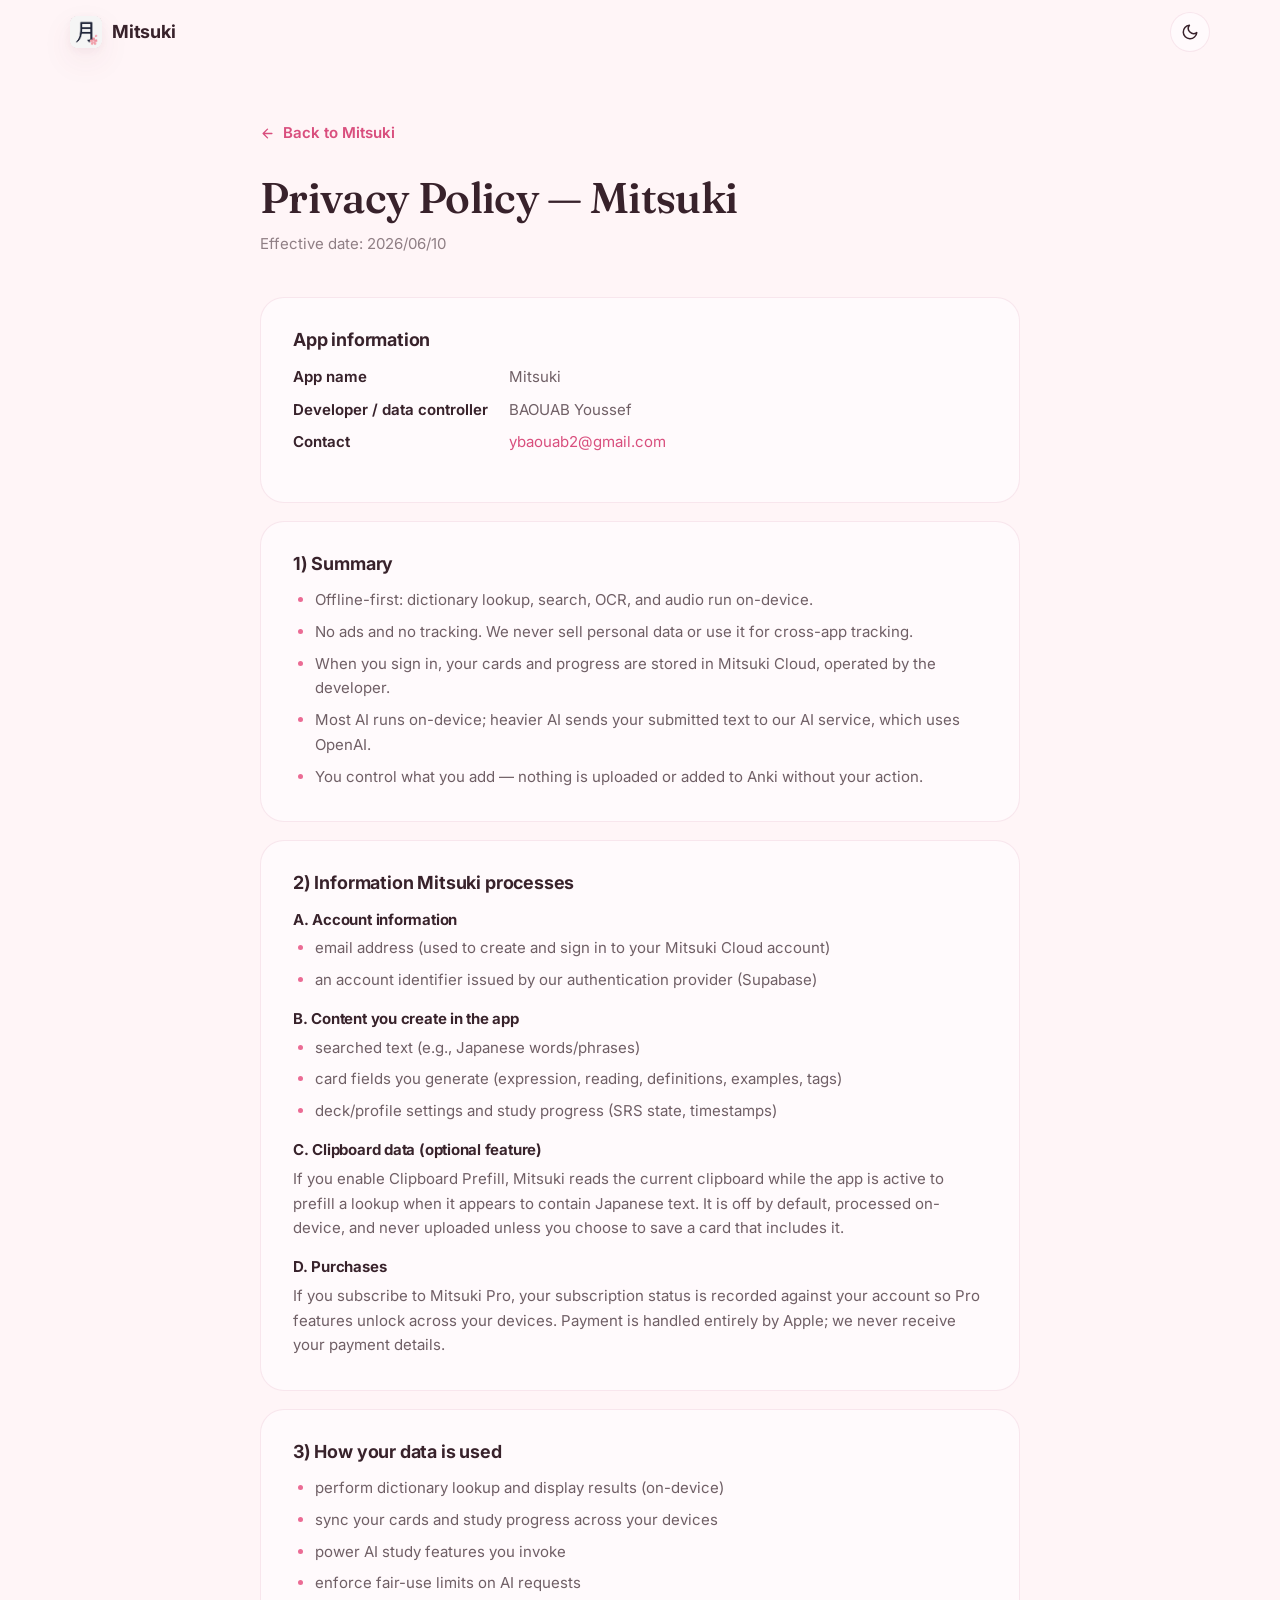
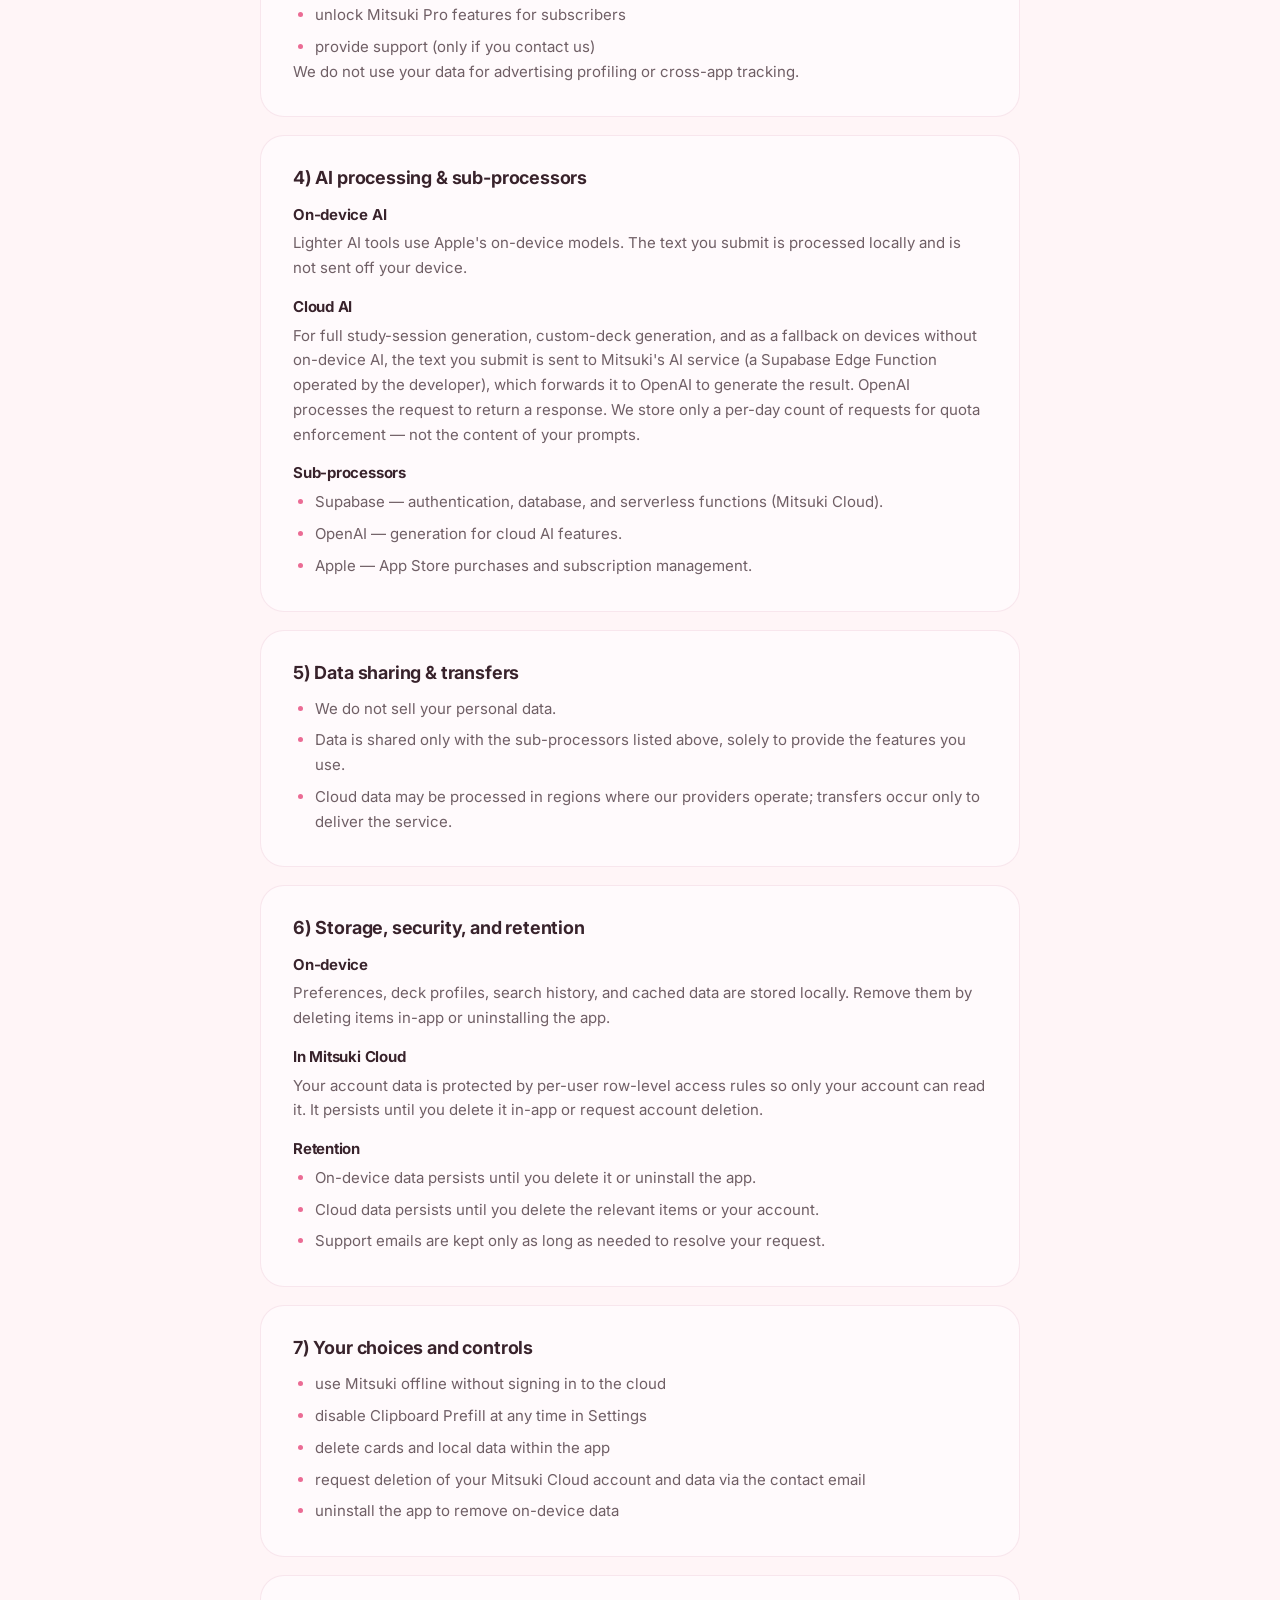
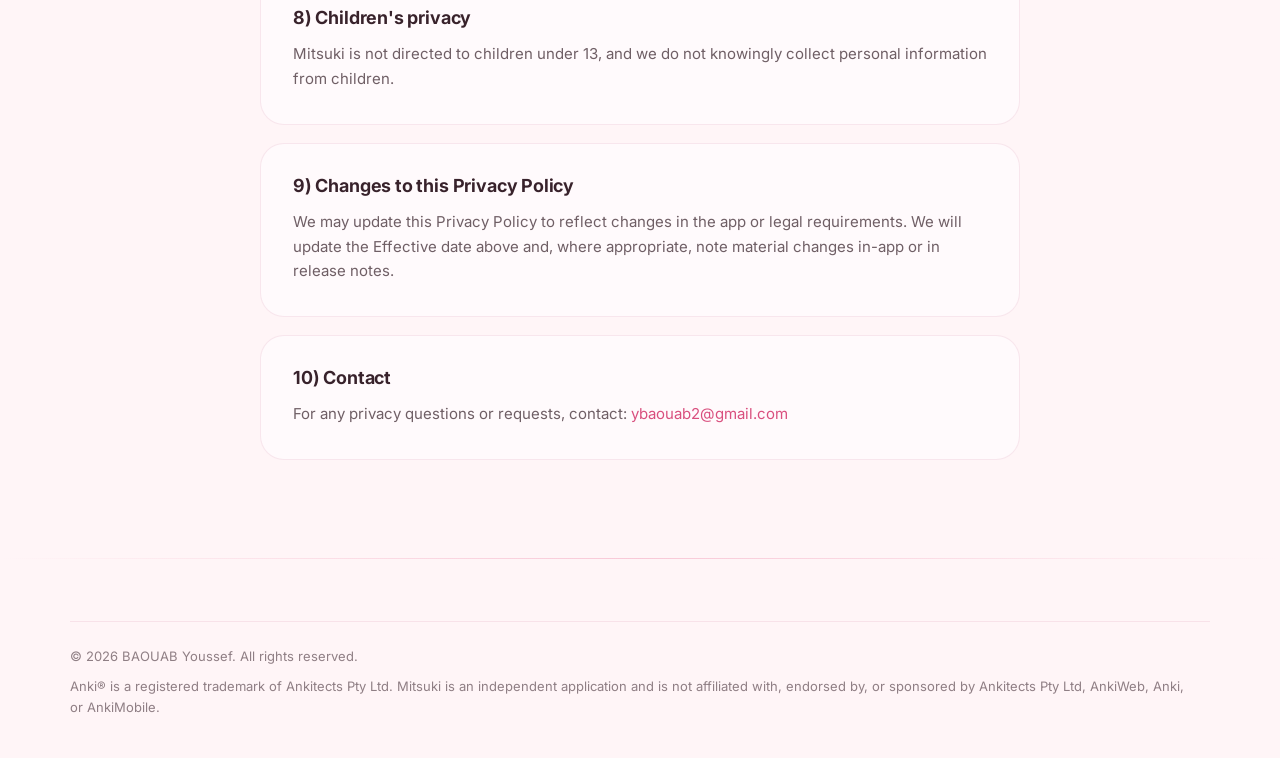
<file: privacy.html>
<!DOCTYPE html>
<html lang="en" data-theme="light">
<head>
  <meta charset="UTF-8">
  <meta name="viewport" content="width=device-width, initial-scale=1.0">
  <title>Privacy Policy — Mitsuki</title>
  <meta name="description" content="Privacy Policy for Mitsuki, the offline-first Japanese learning app. No ads, no tracking, offline by design.">
  <meta name="robots" content="index, follow">

  <link rel="icon" type="image/png" href="assets/icon.png">
  <link rel="apple-touch-icon" href="assets/icon.png">

  <script>
    (function () {
      var t = localStorage.getItem("mitsuki-theme");
      if (!t) t = matchMedia("(prefers-color-scheme: dark)").matches ? "dark" : "light";
      document.documentElement.dataset.theme = t;
      document.documentElement.classList.add("js");
    })();
  </script>

  <link rel="preconnect" href="https://fonts.googleapis.com">
  <link rel="preconnect" href="https://fonts.gstatic.com" crossorigin>
  <link href="https://fonts.googleapis.com/css2?family=Fraunces:opsz,wght@9..144,400..700&family=Inter:wght@400..800&display=swap" rel="stylesheet">

  <link rel="stylesheet" href="css/style.css">
</head>
<body>
  <a class="skip-link" href="#main">Skip to content</a>

  <header class="nav scrolled" id="nav">
    <div class="nav-inner">
      <a class="brand" href="index.html" aria-label="Mitsuki home">
        <img src="assets/icon.png" alt="" width="32" height="32">
        Mitsuki
      </a>
      <div class="nav-actions" style="margin-left:auto">
        <button class="theme-toggle" id="theme-toggle" type="button"
                aria-label="Switch between light and dark theme">
          <svg class="icon-moon" viewBox="0 0 24 24" fill="none" stroke="currentColor" stroke-width="2" stroke-linecap="round" stroke-linejoin="round" aria-hidden="true">
            <path d="M21 12.79A9 9 0 1 1 11.21 3 7 7 0 0 0 21 12.79z"/>
          </svg>
          <svg class="icon-sun" viewBox="0 0 24 24" fill="none" stroke="currentColor" stroke-width="2" stroke-linecap="round" stroke-linejoin="round" aria-hidden="true">
            <circle cx="12" cy="12" r="4"/>
            <path d="M12 2v2m0 16v2M4.93 4.93l1.41 1.41m11.32 11.32 1.41 1.41M2 12h2m16 0h2M4.93 19.07l1.41-1.41M17.66 6.34l1.41-1.41"/>
          </svg>
        </button>
      </div>
    </div>
  </header>

  <main id="main" class="policy">
    <a class="policy-back" href="index.html">
      <svg width="15" height="15" viewBox="0 0 24 24" fill="none" stroke="currentColor" stroke-width="2.2" stroke-linecap="round" stroke-linejoin="round" aria-hidden="true"><path d="M19 12H5m7-7-7 7 7 7"/></svg>
      Back to Mitsuki
    </a>

    <header class="policy-header">
      <h1>Privacy Policy — Mitsuki</h1>
      <p class="effective">Effective date: 2026/06/10</p>
    </header>

    <section class="policy-card">
      <h2>App information</h2>
      <dl class="policy-kv">
        <dt>App name</dt>
        <dd>Mitsuki</dd>
        <dt>Developer / data controller</dt>
        <dd>BAOUAB Youssef</dd>
        <dt>Contact</dt>
        <dd><a href="mailto:ybaouab2@gmail.com">ybaouab2@gmail.com</a></dd>
      </dl>
    </section>

    <section class="policy-card">
      <h2>1) Summary</h2>
      <ul>
        <li>Offline-first: dictionary lookup, search, OCR, and audio run on-device.</li>
        <li>No ads and no tracking. We never sell personal data or use it for cross-app tracking.</li>
        <li>When you sign in, your cards and progress are stored in Mitsuki Cloud, operated by the developer.</li>
        <li>Most AI runs on-device; heavier AI sends your submitted text to our AI service, which uses OpenAI.</li>
        <li>You control what you add — nothing is uploaded or added to Anki without your action.</li>
      </ul>
    </section>

    <section class="policy-card">
      <h2>2) Information Mitsuki processes</h2>

      <h3>A. Account information</h3>
      <ul>
        <li>email address (used to create and sign in to your Mitsuki Cloud account)</li>
        <li>an account identifier issued by our authentication provider (Supabase)</li>
      </ul>

      <h3>B. Content you create in the app</h3>
      <ul>
        <li>searched text (e.g., Japanese words/phrases)</li>
        <li>card fields you generate (expression, reading, definitions, examples, tags)</li>
        <li>deck/profile settings and study progress (SRS state, timestamps)</li>
      </ul>

      <h3>C. Clipboard data (optional feature)</h3>
      <p>If you enable Clipboard Prefill, Mitsuki reads the current clipboard while the app is active to prefill a lookup when it appears to contain Japanese text. It is off by default, processed on-device, and never uploaded unless you choose to save a card that includes it.</p>

      <h3>D. Purchases</h3>
      <p>If you subscribe to Mitsuki Pro, your subscription status is recorded against your account so Pro features unlock across your devices. Payment is handled entirely by Apple; we never receive your payment details.</p>
    </section>

    <section class="policy-card">
      <h2>3) How your data is used</h2>
      <ul>
        <li>perform dictionary lookup and display results (on-device)</li>
        <li>sync your cards and study progress across your devices</li>
        <li>power AI study features you invoke</li>
        <li>enforce fair-use limits on AI requests</li>
        <li>unlock Mitsuki Pro features for subscribers</li>
        <li>provide support (only if you contact us)</li>
      </ul>
      <p>We do not use your data for advertising profiling or cross-app tracking.</p>
    </section>

    <section class="policy-card">
      <h2>4) AI processing &amp; sub-processors</h2>

      <h3>On-device AI</h3>
      <p>Lighter AI tools use Apple's on-device models. The text you submit is processed locally and is not sent off your device.</p>

      <h3>Cloud AI</h3>
      <p>For full study-session generation, custom-deck generation, and as a fallback on devices without on-device AI, the text you submit is sent to Mitsuki's AI service (a Supabase Edge Function operated by the developer), which forwards it to OpenAI to generate the result. OpenAI processes the request to return a response. We store only a per-day count of requests for quota enforcement — not the content of your prompts.</p>

      <h3>Sub-processors</h3>
      <ul>
        <li>Supabase — authentication, database, and serverless functions (Mitsuki Cloud).</li>
        <li>OpenAI — generation for cloud AI features.</li>
        <li>Apple — App Store purchases and subscription management.</li>
      </ul>
    </section>

    <section class="policy-card">
      <h2>5) Data sharing &amp; transfers</h2>
      <ul>
        <li>We do not sell your personal data.</li>
        <li>Data is shared only with the sub-processors listed above, solely to provide the features you use.</li>
        <li>Cloud data may be processed in regions where our providers operate; transfers occur only to deliver the service.</li>
      </ul>
    </section>

    <section class="policy-card">
      <h2>6) Storage, security, and retention</h2>

      <h3>On-device</h3>
      <p>Preferences, deck profiles, search history, and cached data are stored locally. Remove them by deleting items in-app or uninstalling the app.</p>

      <h3>In Mitsuki Cloud</h3>
      <p>Your account data is protected by per-user row-level access rules so only your account can read it. It persists until you delete it in-app or request account deletion.</p>

      <h3>Retention</h3>
      <ul>
        <li>On-device data persists until you delete it or uninstall the app.</li>
        <li>Cloud data persists until you delete the relevant items or your account.</li>
        <li>Support emails are kept only as long as needed to resolve your request.</li>
      </ul>
    </section>

    <section class="policy-card">
      <h2>7) Your choices and controls</h2>
      <ul>
        <li>use Mitsuki offline without signing in to the cloud</li>
        <li>disable Clipboard Prefill at any time in Settings</li>
        <li>delete cards and local data within the app</li>
        <li>request deletion of your Mitsuki Cloud account and data via the contact email</li>
        <li>uninstall the app to remove on-device data</li>
      </ul>
    </section>

    <section class="policy-card">
      <h2>8) Children's privacy</h2>
      <p>Mitsuki is not directed to children under 13, and we do not knowingly collect personal information from children.</p>
    </section>

    <section class="policy-card">
      <h2>9) Changes to this Privacy Policy</h2>
      <p>We may update this Privacy Policy to reflect changes in the app or legal requirements. We will update the Effective date above and, where appropriate, note material changes in-app or in release notes.</p>
    </section>

    <section class="policy-card">
      <h2>10) Contact</h2>
      <p>For any privacy questions or requests, contact: <a href="mailto:ybaouab2@gmail.com">ybaouab2@gmail.com</a></p>
    </section>
  </main>

  <footer class="footer">
    <div class="container">
      <div class="footer-legal">
        <p>© <span id="year">2026</span> BAOUAB Youssef. All rights reserved.</p>
        <p>Anki® is a registered trademark of Ankitects Pty Ltd. Mitsuki is an independent application and is not affiliated with, endorsed by, or sponsored by Ankitects Pty Ltd, AnkiWeb, Anki, or AnkiMobile.</p>
      </div>
    </div>
  </footer>

  <script src="js/main.js"></script>
</body>
</html>
</file>
<file: css/style.css>
/* ============================================================
   Mitsuki — website stylesheet
   Design tokens ported from the app:
     Theme.swift        → .sakura (light) / .indigoNight (dark)
     MotionTokens.swift → easing curves, durations, stagger
   ============================================================ */

/* ---------- Animatable registered properties ---------- */
@property --halo-angle {
  syntax: "<angle>";
  inherits: false;
  initial-value: 0deg;
}
@property --spot-opacity {
  syntax: "<number>";
  inherits: false;
  initial-value: 0;
}

/* ---------- Fonts ---------- */
/* Fraunces (display) + Inter (text), loaded in <head>. System fallbacks keep
   the page readable if fonts are blocked. */

/* ---------- Tokens ---------- */
:root {
  /* Motion — verbatim from MotionTokens.swift */
  --ease-out: cubic-bezier(0.23, 1, 0.32, 1);          /* Motion.easeOut   */
  --ease-in-out: cubic-bezier(0.77, 0, 0.175, 1);      /* Motion.easeInOut */
  --ease-drawer: cubic-bezier(0.32, 0.72, 0, 1);       /* Motion.drawer    */
  --dur-press: 0.16s;
  --dur-fast: 0.22s;
  --dur-move: 0.24s;
  --dur-drawer: 0.3s;
  --stagger: 40ms;                                      /* Motion.stagger step */
  /* Motion.snap / Motion.bouncy approximated as linear() springs */
  --spring-snap: linear(
    0, 0.157 1.5%, 0.501 4.7%, 0.785 8.2%, 0.965 11.9%, 1.055 15.9%,
    1.085 20.2%, 1.075 25%, 1.035 32.2%, 1.005 41.4%, 0.995 53%, 1
  );
  --spring-bouncy: linear(
    0, 0.18 1.6%, 0.55 5%, 0.85 8.8%, 1.04 12.9%, 1.135 17.3%,
    1.155 22%, 1.115 27.4%, 1.04 35.1%, 0.99 44%, 0.985 52.5%, 1.005 66%, 1
  );

  /* Type */
  --font-display: "Fraunces", ui-serif, Georgia, serif;
  --font-text: "Inter", -apple-system, BlinkMacSystemFont, "Segoe UI", sans-serif;

  --text-xs: 0.8125rem;
  --text-sm: 0.9375rem;
  --text-md: clamp(1rem, 0.95rem + 0.25vw, 1.125rem);
  --text-lg: clamp(1.25rem, 1.1rem + 0.7vw, 1.625rem);
  --text-xl: clamp(1.75rem, 1.4rem + 1.6vw, 2.75rem);
  --text-hero: clamp(2.625rem, 1.8rem + 4.2vw, 5rem);

  --radius-sm: 10px;
  --radius-md: 16px;
  --radius-lg: 24px;
  --radius-xl: 32px;

  --container: 1140px;
  --nav-h: 64px;
}

/* Theme.sakura — light */
:root,
:root[data-theme="light"] {
  color-scheme: light;
  --bg: #fff5f7;                                   /* appBackground */
  --bg-deep: #ffedf2;
  --surface: #fffafc;                              /* surface */
  --surface-border: rgba(217, 140, 166, 0.18);     /* surfaceBorder */
  --glass: rgba(255, 250, 252, 0.72);
  --ink: #38222b;
  --ink-2: rgba(56, 34, 43, 0.72);
  --ink-3: rgba(56, 34, 43, 0.56);
  --accent: #eb6b94;                               /* accent  */
  --accent-strong: #d94f7e;
  --accent-ink: #ffffff;                           /* accentForeground */
  --accent-soft: rgba(235, 107, 148, 0.14);        /* accentSoft */
  --accent-border: rgba(235, 107, 148, 0.32);      /* accentSoftBorder */
  --chip-bg: rgba(235, 107, 148, 0.1);             /* chipBackground */
  --chip-text: #8c334d;                            /* chipText */
  --example: #ffe6ed;                              /* exampleBox */
  --success: #33a673;                              /* success */
  --success-soft: rgba(51, 166, 115, 0.14);
  --petal-a: #f6a8c0;
  --petal-b: #eb6b94;
  --shadow-soft: 0 2px 8px rgba(140, 51, 77, 0.06), 0 12px 32px rgba(140, 51, 77, 0.08);
  --shadow-lift: 0 4px 12px rgba(140, 51, 77, 0.08), 0 24px 56px rgba(140, 51, 77, 0.14);
  --shadow-accent: 0 6px 20px rgba(235, 107, 148, 0.35);
  --hero-mesh:
    radial-gradient(42% 50% at 12% 18%, rgba(246, 168, 192, 0.4) 0%, transparent 100%),
    radial-gradient(38% 48% at 88% 12%, rgba(255, 214, 165, 0.32) 0%, transparent 100%),
    radial-gradient(46% 60% at 75% 80%, rgba(235, 107, 148, 0.16) 0%, transparent 100%),
    radial-gradient(30% 40% at 35% 92%, rgba(190, 167, 255, 0.18) 0%, transparent 100%);
}

/* Theme.indigoNight — dark */
:root[data-theme="dark"] {
  color-scheme: dark;
  --bg: #121424;                                   /* appBackground */
  --bg-deep: #0d0f1c;
  --surface: #212638;                              /* surface */
  --surface-border: rgba(255, 255, 255, 0.08);     /* surfaceBorder */
  --glass: rgba(18, 20, 36, 0.66);
  --ink: rgba(255, 255, 255, 0.92);
  --ink-2: rgba(255, 255, 255, 0.7);
  --ink-3: rgba(255, 255, 255, 0.54);
  --accent: #8c9eff;                               /* accent */
  --accent-strong: #a5b3ff;
  --accent-ink: #10122b;
  --accent-soft: rgba(140, 158, 255, 0.18);        /* accentSoft */
  --accent-border: rgba(140, 158, 255, 0.4);       /* accentSoftBorder */
  --chip-bg: rgba(255, 255, 255, 0.08);            /* chipBackground */
  --chip-text: rgba(255, 255, 255, 0.92);          /* chipText */
  --example: #2e3352;                              /* exampleBox */
  --success: #66d9a6;                              /* success */
  --success-soft: rgba(102, 217, 166, 0.18);
  --petal-a: #f6a8c0;
  --petal-b: #8c9eff;
  --shadow-soft: 0 2px 8px rgba(0, 0, 0, 0.3), 0 12px 32px rgba(0, 0, 0, 0.35);
  --shadow-lift: 0 4px 12px rgba(0, 0, 0, 0.35), 0 24px 56px rgba(0, 0, 0, 0.5);
  --shadow-accent: 0 6px 20px rgba(140, 158, 255, 0.3);
  --hero-mesh:
    radial-gradient(42% 50% at 12% 18%, rgba(140, 158, 255, 0.2) 0%, transparent 100%),
    radial-gradient(38% 48% at 88% 12%, rgba(235, 107, 148, 0.14) 0%, transparent 100%),
    radial-gradient(46% 60% at 75% 80%, rgba(140, 158, 255, 0.1) 0%, transparent 100%),
    radial-gradient(30% 40% at 35% 92%, rgba(246, 168, 192, 0.08) 0%, transparent 100%);
}

/* ---------- Reset / base ---------- */
*,
*::before,
*::after {
  box-sizing: border-box;
}

html {
  scroll-behavior: smooth;
  scroll-padding-top: calc(var(--nav-h) + 16px);
  -webkit-text-size-adjust: 100%;
}

body {
  margin: 0;
  font-family: var(--font-text);
  font-size: var(--text-md);
  line-height: 1.65;
  color: var(--ink);
  background: var(--bg);
  transition: background-color var(--dur-move) var(--ease-in-out),
    color var(--dur-move) var(--ease-in-out);
  overflow-x: hidden;
}

::selection {
  background: var(--accent);
  color: var(--accent-ink);
}

@media (pointer: fine) {
  ::-webkit-scrollbar {
    width: 12px;
  }
  ::-webkit-scrollbar-track {
    background: var(--bg-deep);
  }
  ::-webkit-scrollbar-thumb {
    background: var(--accent-border);
    border-radius: 8px;
    border: 3px solid var(--bg-deep);
  }
  ::-webkit-scrollbar-thumb:hover {
    background: var(--accent);
  }
}

img {
  max-width: 100%;
  display: block;
}

a {
  color: var(--accent-strong);
  text-decoration: none;
}

a:hover {
  text-decoration: underline;
  text-underline-offset: 3px;
}

h1,
h2,
h3,
h4 {
  font-family: var(--font-display);
  font-weight: 560;
  line-height: 1.12;
  letter-spacing: -0.015em;
  margin: 0;
  text-wrap: balance;
}

p {
  margin: 0;
  text-wrap: pretty;
}

:focus-visible {
  outline: 2px solid var(--accent);
  outline-offset: 3px;
  border-radius: 4px;
}

.skip-link {
  position: absolute;
  left: 16px;
  top: -64px;
  z-index: 200;
  padding: 10px 18px;
  background: var(--accent);
  color: var(--accent-ink);
  border-radius: var(--radius-sm);
  font-weight: 600;
  transition: top var(--dur-fast) var(--ease-out);
}

.skip-link:focus {
  top: 12px;
}

.container {
  width: min(var(--container), 100% - 48px);
  margin-inline: auto;
}

/* ---------- View-transition theme reveal ---------- */
::view-transition-old(root),
::view-transition-new(root) {
  animation: none;
  mix-blend-mode: normal;
}

/* ---------- Scroll progress bar ---------- */
.scroll-progress {
  position: fixed;
  inset: 0 0 auto 0;
  height: 3px;
  z-index: 150;
  background: linear-gradient(90deg, var(--accent), var(--accent-strong));
  transform-origin: 0 50%;
  transform: scaleX(0);
  pointer-events: none;
}

@supports (animation-timeline: scroll()) {
  .scroll-progress {
    animation: progress-grow linear both;
    animation-timeline: scroll(root);
  }
  @keyframes progress-grow {
    from {
      transform: scaleX(0);
    }
    to {
      transform: scaleX(1);
    }
  }
}

/* ---------- Nav ---------- */
.nav {
  position: fixed;
  inset: 0 0 auto 0;
  z-index: 100;
  height: var(--nav-h);
  display: flex;
  align-items: center;
  background: transparent;
  border-bottom: 1px solid transparent;
  transition: background-color var(--dur-drawer) var(--ease-drawer),
    border-color var(--dur-drawer) var(--ease-drawer),
    backdrop-filter var(--dur-drawer) var(--ease-drawer);
}

.nav.scrolled {
  background: var(--glass);
  -webkit-backdrop-filter: blur(18px) saturate(1.6);
  backdrop-filter: blur(18px) saturate(1.6);
  border-bottom-color: var(--surface-border);
}

.nav-inner {
  display: flex;
  align-items: center;
  gap: 28px;
  width: min(var(--container), 100% - 48px);
  margin-inline: auto;
}

.brand {
  display: flex;
  align-items: center;
  gap: 10px;
  font-weight: 700;
  font-size: 1.125rem;
  color: var(--ink);
  letter-spacing: -0.01em;
}

.brand:hover {
  text-decoration: none;
}

.brand img {
  width: 32px;
  height: 32px;
  border-radius: 8px;
  box-shadow: var(--shadow-soft);
}

.nav-links {
  display: flex;
  gap: 4px;
  margin-left: auto;
}

.nav-links a {
  padding: 8px 14px;
  border-radius: 999px;
  color: var(--ink-2);
  font-size: var(--text-sm);
  font-weight: 540;
  transition: color var(--dur-fast) var(--ease-out),
    background-color var(--dur-fast) var(--ease-out);
}

.nav-links a:hover {
  color: var(--ink);
  background: var(--accent-soft);
  text-decoration: none;
}

.nav-actions {
  display: flex;
  align-items: center;
  gap: 10px;
}

@media (max-width: 760px) {
  .nav-links {
    display: none;
  }
  .nav-actions {
    margin-left: auto;
  }
}

/* Theme toggle */
.theme-toggle {
  position: relative;
  width: 40px;
  height: 40px;
  border: 1px solid var(--surface-border);
  border-radius: 999px;
  background: var(--surface);
  color: var(--ink);
  cursor: pointer;
  display: grid;
  place-items: center;
  transition: transform var(--dur-press) var(--ease-out),
    border-color var(--dur-fast) var(--ease-out);
}

.theme-toggle:hover {
  border-color: var(--accent-border);
}

.theme-toggle:active {
  transform: scale(0.92);
}

.theme-toggle svg {
  position: absolute;
  width: 18px;
  height: 18px;
  transition: transform 0.45s var(--spring-snap), opacity var(--dur-fast) var(--ease-out);
}

.theme-toggle .icon-sun {
  opacity: 0;
  transform: rotate(90deg) scale(0.4);
}

.theme-toggle .icon-moon {
  opacity: 1;
  transform: rotate(0deg) scale(1);
}

[data-theme="dark"] .theme-toggle .icon-sun {
  opacity: 1;
  transform: rotate(0deg) scale(1);
}

[data-theme="dark"] .theme-toggle .icon-moon {
  opacity: 0;
  transform: rotate(-90deg) scale(0.4);
}

/* ---------- Buttons (PressableButtonStyle-inspired) ---------- */
.btn {
  display: inline-flex;
  align-items: center;
  justify-content: center;
  gap: 9px;
  padding: 13px 26px;
  border-radius: 999px;
  border: 1px solid transparent;
  font-family: var(--font-text);
  font-size: var(--text-sm);
  font-weight: 620;
  letter-spacing: 0.01em;
  cursor: pointer;
  text-decoration: none;
  white-space: nowrap;
  transition: transform var(--dur-press) var(--ease-out),
    box-shadow var(--dur-fast) var(--ease-out),
    background-color var(--dur-fast) var(--ease-out),
    border-color var(--dur-fast) var(--ease-out),
    color var(--dur-fast) var(--ease-out);
}

.btn:hover {
  text-decoration: none;
  transform: translateY(-1px);
}

.btn:active {
  transform: scale(0.97);
}

.btn-primary {
  background: var(--accent);
  color: var(--accent-ink);
  box-shadow: var(--shadow-accent);
}

.btn-primary:hover {
  background: var(--accent-strong);
}

.btn-ghost {
  background: var(--surface);
  color: var(--ink);
  border-color: var(--surface-border);
}

.btn-ghost:hover {
  border-color: var(--accent-border);
  background: var(--accent-soft);
}

.btn[aria-disabled="true"] {
  cursor: not-allowed;
  opacity: 0.75;
}

.btn[aria-disabled="true"]:hover,
.btn[aria-disabled="true"]:active {
  transform: none;
}

.soon-pill {
  font-size: 0.6875rem;
  font-weight: 700;
  text-transform: uppercase;
  letter-spacing: 0.08em;
  padding: 3px 8px;
  border-radius: 999px;
  background: rgba(255, 255, 255, 0.22);
  color: inherit;
}

.btn-ghost .soon-pill {
  background: var(--accent-soft);
  color: var(--chip-text);
}

/* ---------- Hero ---------- */
.hero {
  position: relative;
  padding: calc(var(--nav-h) + clamp(56px, 10vh, 120px)) 0 clamp(64px, 9vh, 110px);
  overflow: clip;
}

.hero-mesh {
  position: absolute;
  inset: -20% -10%;
  background: var(--hero-mesh);
  filter: blur(0.5px);
  z-index: -2;
  transition: opacity var(--dur-move) var(--ease-in-out);
}

#petals {
  position: absolute;
  inset: 0;
  z-index: -1;
  pointer-events: none;
}

.hero-inner {
  display: grid;
  grid-template-columns: minmax(0, 1.05fr) minmax(0, 0.95fr);
  gap: clamp(32px, 5vw, 72px);
  align-items: center;
}

@media (max-width: 920px) {
  .hero-inner {
    grid-template-columns: 1fr;
  }
}

.hero-eyebrow {
  display: inline-flex;
  align-items: center;
  gap: 8px;
  max-width: 100%;
  padding: 7px 16px;
  border-radius: 999px;
  background: var(--chip-bg);
  border: 1px solid var(--accent-border);
  color: var(--chip-text);
  font-size: var(--text-xs);
  font-weight: 640;
  letter-spacing: 0.04em;
  text-transform: uppercase;
  white-space: nowrap;
}

.hero-eyebrow-jp {
  font-weight: 700;
}

/* Drop the English gloss before the pill would have to wrap its label */
@media (max-width: 480px) {
  .hero-eyebrow-en {
    display: none;
  }
}

.hero-eyebrow .dot {
  width: 7px;
  height: 7px;
  border-radius: 50%;
  background: var(--accent);
  animation: pulse 2.4s var(--ease-in-out) infinite;
}

@keyframes pulse {
  0%,
  100% {
    box-shadow: 0 0 0 0 var(--accent-soft);
  }
  50% {
    box-shadow: 0 0 0 7px transparent;
  }
}

.hero h1 {
  font-size: var(--text-hero);
  margin: 22px 0 18px;
  font-variation-settings: "opsz" 72;
  transition: font-variation-settings 0.6s var(--ease-out);
}

.hero h1 em {
  font-style: italic;
  font-weight: 480;
  background: linear-gradient(120deg, var(--accent) 0%, var(--accent-strong) 60%, var(--accent) 100%);
  background-size: 200% 100%;
  -webkit-background-clip: text;
  background-clip: text;
  -webkit-text-fill-color: transparent;
  animation: gradient-slide 6s var(--ease-in-out) infinite;
}

@keyframes gradient-slide {
  0%,
  100% {
    background-position: 0% 50%;
  }
  50% {
    background-position: 100% 50%;
  }
}

.hero-sub {
  font-size: var(--text-lg);
  color: var(--ink-2);
  max-width: 34ch;
  margin-bottom: 34px;
}

.hero-ctas {
  display: flex;
  flex-wrap: wrap;
  gap: 14px;
  margin-bottom: 22px;
}

.hero-note {
  font-size: var(--text-xs);
  color: var(--ink-3);
}

/* ---------- App mockup ---------- */
.mockup {
  position: relative;
  perspective: 1200px;
}

.mockup-card {
  background: var(--surface);
  border: 1px solid var(--surface-border);
  border-radius: var(--radius-lg);
  box-shadow: var(--shadow-lift);
  padding: 22px;
  transform: rotateY(-4deg) rotateX(2deg);
  transform-style: preserve-3d;
  transition: transform 0.6s var(--ease-out), box-shadow 0.6s var(--ease-out);
  animation: float 7s var(--ease-in-out) infinite;
}

.mockup:hover .mockup-card {
  transform: rotateY(0deg) rotateX(0deg);
}

@keyframes float {
  0%,
  100% {
    translate: 0 0;
  }
  50% {
    translate: 0 -10px;
  }
}

.mockup-search {
  display: flex;
  align-items: center;
  gap: 12px;
  background: var(--bg);
  border: 1px solid var(--surface-border);
  border-radius: var(--radius-md);
  padding: 13px 16px;
  font-size: 1.0625rem;
}

.mockup-search svg {
  flex: none;
  width: 17px;
  height: 17px;
  color: var(--ink-3);
}

.mockup-query {
  font-weight: 560;
  letter-spacing: 0.01em;
  min-height: 1.4em;
}

.mockup-query .caret {
  display: inline-block;
  width: 2px;
  height: 1.1em;
  margin-left: 2px;
  vertical-align: text-bottom;
  background: var(--accent);
  animation: blink 1.06s steps(1) infinite;
}

@keyframes blink {
  50% {
    opacity: 0;
  }
}

.mockup-result {
  margin-top: 16px;
  padding: 18px;
  border-radius: var(--radius-md);
  background: var(--example);
  border: 1px solid var(--accent-border);
  opacity: 0;
  translate: 0 12px;
  scale: 0.985;
}

.mockup-result.show {
  opacity: 1;
  translate: 0 0;
  scale: 1;
  transition: opacity 0.45s var(--ease-out), translate 0.5s var(--spring-snap),
    scale 0.5s var(--spring-snap);
}

.mockup-word {
  display: flex;
  align-items: baseline;
  gap: 14px;
  flex-wrap: wrap;
}

.mockup-expression {
  font-size: 2.375rem;
  line-height: 1.1;
  font-weight: 600;
  font-family: var(--font-text);
}

.mockup-reading {
  font-size: 1.0625rem;
  color: var(--ink-2);
}

.mockup-def {
  margin-top: 8px;
  color: var(--ink-2);
  font-size: var(--text-sm);
}

.mockup-chips {
  display: flex;
  gap: 8px;
  margin-top: 14px;
  flex-wrap: wrap;
}

.chip {
  display: inline-flex;
  align-items: center;
  gap: 6px;
  font-size: var(--text-xs);
  font-weight: 620;
  padding: 5px 12px;
  border-radius: 999px;
  background: var(--chip-bg);
  color: var(--chip-text);
}

.chip.success {
  background: var(--success-soft);
  color: var(--success);
}

.mockup-example-card {
  display: flex;
  align-items: center;
  gap: 12px;
  margin-top: 12px;
  padding: 12px 14px;
  border-radius: var(--radius-md);
  background: var(--example);
  border: 1px solid var(--accent-border);
}

.mockup-example-text {
  display: flex;
  flex-direction: column;
  gap: 4px;
  flex: 1;
  min-width: 0;
}

.mockup-example-jp {
  font-size: 0.9375rem;
  font-weight: 500;
  line-height: 1.5;
  color: var(--ink-1);
}

.mockup-mark {
  background: none;
  color: var(--accent-strong);
  font-weight: 600;
}

.mockup-example-en {
  font-size: var(--text-xs);
  color: var(--ink-3);
  line-height: 1.4;
}

.mockup-example-audio {
  flex: none;
  display: flex;
  align-items: center;
  justify-content: center;
  width: 34px;
  height: 34px;
  border-radius: 50%;
  border: none;
  background: var(--accent-soft);
  color: var(--accent-strong);
  cursor: default;
  transition: background var(--dur-press) var(--ease-out);
}

.mockup-example-audio:hover {
  background: var(--accent);
  color: var(--accent-ink);
}

.mockup-add {
  margin-top: 18px;
  width: 100%;
  border: none;
  border-radius: var(--radius-sm);
  padding: 12px;
  font: inherit;
  font-size: var(--text-sm);
  font-weight: 640;
  background: var(--accent);
  color: var(--accent-ink);
  cursor: default;
  display: flex;
  align-items: center;
  justify-content: center;
  gap: 8px;
  transition: transform var(--dur-press) var(--ease-out);
}

.mockup-add:active {
  transform: scale(0.97);
}

.mockup-glow {
  position: absolute;
  inset: 8% -6% -10% -6%;
  z-index: -1;
  border-radius: 50%;
  background: radial-gradient(50% 50% at 50% 50%, var(--accent-soft) 0%, transparent 75%);
  filter: blur(8px);
}

/* ---------- Sections ---------- */
.section {
  padding: clamp(72px, 11vh, 130px) 0;
  position: relative;
}

.section-head {
  max-width: 620px;
  margin-bottom: clamp(36px, 5vh, 56px);
}

.section-eyebrow {
  font-size: var(--text-xs);
  font-weight: 700;
  letter-spacing: 0.14em;
  text-transform: uppercase;
  color: var(--accent-strong);
  margin-bottom: 14px;
}

.section-head h2 {
  font-size: var(--text-xl);
  margin-bottom: 14px;
}

.section-head p {
  color: var(--ink-2);
  font-size: var(--text-md);
}

/* ---------- Bento feature grid ---------- */
.bento {
  display: grid;
  grid-template-columns: repeat(6, 1fr);
  gap: 16px;
}

.bento-card {
  --mx: 50%;
  --my: 50%;
  position: relative;
  grid-column: span 2;
  background: var(--surface);
  border: 1px solid var(--surface-border);
  border-radius: var(--radius-lg);
  padding: 26px;
  overflow: hidden;
  transition: transform var(--dur-fast) var(--ease-out),
    border-color var(--dur-fast) var(--ease-out),
    box-shadow var(--dur-fast) var(--ease-out),
    background-color var(--dur-move) var(--ease-in-out);
}

.bento-card:hover {
  transform: translateY(-3px);
  border-color: var(--accent-border);
  box-shadow: var(--shadow-soft);
}

/* cursor-tracking spotlight */
.bento-card::before {
  content: "";
  position: absolute;
  inset: 0;
  background: radial-gradient(
    260px circle at var(--mx) var(--my),
    var(--accent-soft) 0%,
    transparent 70%
  );
  opacity: var(--spot-opacity);
  transition: --spot-opacity 0.45s var(--ease-out);
  pointer-events: none;
}

.bento-card:hover::before {
  --spot-opacity: 1;
}

.bento-card.wide {
  grid-column: span 3;
}

.bento-card.tall {
  grid-column: span 2;
  grid-row: span 2;
}

@media (max-width: 980px) {
  .bento {
    grid-template-columns: repeat(2, 1fr);
  }
  .bento-card,
  .bento-card.wide,
  .bento-card.tall {
    grid-column: span 1;
    grid-row: auto;
  }
}

@media (max-width: 600px) {
  .bento {
    grid-template-columns: 1fr;
  }
}

.bento-icon {
  width: 46px;
  height: 46px;
  border-radius: 14px;
  display: grid;
  place-items: center;
  background: var(--accent-soft);
  color: var(--accent-strong);
  margin-bottom: 18px;
  transition: transform 0.5s var(--spring-bouncy);
}

.bento-card:hover .bento-icon {
  transform: scale(1.08) rotate(-4deg);
}

.bento-icon svg {
  width: 22px;
  height: 22px;
}

.bento-card h3 {
  font-family: var(--font-text);
  font-size: 1.0625rem;
  font-weight: 660;
  letter-spacing: -0.01em;
  margin-bottom: 8px;
}

.bento-card p {
  font-size: var(--text-sm);
  color: var(--ink-2);
}

/* small "kind" tag on companion-tool cards */
.bento-tag {
  display: inline-block;
  font-size: 0.6875rem;
  font-weight: 700;
  letter-spacing: 0.08em;
  text-transform: uppercase;
  color: var(--chip-text);
  background: var(--chip-bg);
  padding: 4px 10px;
  border-radius: 999px;
  margin-bottom: 14px;
}

.bento-link {
  display: inline-flex;
  align-items: center;
  gap: 9px;
  margin-top: 16px;
  font-size: var(--text-sm);
  font-weight: 640;
  color: var(--accent-strong);
}

.bento-link[aria-disabled="true"] {
  cursor: not-allowed;
}

.bento-link:hover {
  text-decoration: none;
  gap: 12px;
}

.bento-link .soon-pill {
  background: var(--accent-soft);
  color: var(--chip-text);
}

/* ---------- Pro section ---------- */
.pro-card {
  position: relative;
  border-radius: var(--radius-xl);
  padding: clamp(36px, 5vw, 64px);
  background: var(--surface);
  overflow: hidden;
  isolation: isolate;
}

/* animated conic halo border via @property */
.pro-card::before {
  content: "";
  position: absolute;
  inset: 0;
  border-radius: inherit;
  padding: 1.5px;
  background: conic-gradient(
    from var(--halo-angle),
    var(--accent),
    var(--accent-soft),
    var(--accent-strong),
    var(--accent-soft),
    var(--accent)
  );
  -webkit-mask: linear-gradient(#000 0 0) content-box, linear-gradient(#000 0 0);
  mask: linear-gradient(#000 0 0) content-box, linear-gradient(#000 0 0);
  -webkit-mask-composite: xor;
  mask-composite: exclude;
  animation: halo-spin 7s linear infinite;
  pointer-events: none;
}

@keyframes halo-spin {
  to {
    --halo-angle: 360deg;
  }
}

.pro-card::after {
  content: "";
  position: absolute;
  inset: -40%;
  z-index: -1;
  background: radial-gradient(40% 40% at 70% 20%, var(--accent-soft) 0%, transparent 70%);
}

.pro-grid {
  display: grid;
  grid-template-columns: 1.1fr 0.9fr;
  gap: clamp(28px, 4vw, 56px);
  align-items: center;
}

@media (max-width: 860px) {
  .pro-grid {
    grid-template-columns: 1fr;
  }
}

.pro-badge {
  display: inline-flex;
  align-items: center;
  gap: 8px;
  background: var(--accent);
  color: var(--accent-ink);
  font-size: var(--text-xs);
  font-weight: 700;
  letter-spacing: 0.1em;
  text-transform: uppercase;
  padding: 7px 16px;
  border-radius: 999px;
  margin-bottom: 20px;
  box-shadow: var(--shadow-accent);
}

.pro-card h2 {
  font-size: var(--text-xl);
  margin-bottom: 14px;
}

.pro-card > .pro-grid p {
  color: var(--ink-2);
}

.pro-list {
  list-style: none;
  margin: 0;
  padding: 0;
  display: grid;
  gap: 14px;
}

.pro-list li {
  display: flex;
  gap: 14px;
  align-items: flex-start;
  background: var(--bg);
  border: 1px solid var(--surface-border);
  border-radius: var(--radius-md);
  padding: 16px 18px;
  font-size: var(--text-sm);
  transition: transform var(--dur-fast) var(--ease-out),
    border-color var(--dur-fast) var(--ease-out);
}

.pro-list li:hover {
  transform: translateX(4px);
  border-color: var(--accent-border);
}

.pro-list .tick {
  flex: none;
  width: 22px;
  height: 22px;
  border-radius: 50%;
  display: grid;
  place-items: center;
  background: var(--success-soft);
  color: var(--success);
  margin-top: 1px;
}

.pro-list .tick svg {
  width: 12px;
  height: 12px;
}

/* ---------- Ecosystem ---------- */
.eco-grid {
  display: grid;
  grid-template-columns: 1fr 1fr;
  gap: 20px;
}

@media (max-width: 860px) {
  .eco-grid {
    grid-template-columns: 1fr;
  }
}

.eco-card {
  position: relative;
  background: var(--surface);
  border: 1px solid var(--surface-border);
  border-radius: var(--radius-lg);
  padding: clamp(26px, 3.4vw, 40px);
  display: flex;
  flex-direction: column;
  gap: 16px;
  overflow: hidden;
  transition: border-color var(--dur-fast) var(--ease-out),
    box-shadow var(--dur-fast) var(--ease-out);
}

.eco-card:hover {
  border-color: var(--accent-border);
  box-shadow: var(--shadow-soft);
}

.eco-head {
  display: flex;
  align-items: center;
  gap: 14px;
}

.eco-logo {
  width: 50px;
  height: 50px;
  border-radius: 15px;
  display: grid;
  place-items: center;
  background: var(--accent-soft);
  color: var(--accent-strong);
  flex: none;
}

.eco-logo svg {
  width: 25px;
  height: 25px;
}

.eco-head h3 {
  font-family: var(--font-text);
  font-size: 1.1875rem;
  font-weight: 680;
  letter-spacing: -0.01em;
}

.eco-head .eco-kind {
  display: block;
  font-size: var(--text-xs);
  font-weight: 560;
  color: var(--ink-3);
  margin-top: 2px;
}

.eco-card > p {
  color: var(--ink-2);
  font-size: var(--text-sm);
}

.eco-steps {
  list-style: none;
  counter-reset: step;
  margin: 4px 0 0;
  padding: 0;
  display: grid;
  gap: 10px;
}

.eco-steps li {
  counter-increment: step;
  display: flex;
  align-items: center;
  gap: 13px;
  padding: 12px 15px;
  border-radius: var(--radius-sm);
  border: 1px dashed var(--accent-border);
  background: var(--bg);
  color: var(--ink-3);
  font-size: var(--text-sm);
}

.eco-steps li::before {
  content: counter(step);
  flex: none;
  width: 24px;
  height: 24px;
  border-radius: 50%;
  display: grid;
  place-items: center;
  background: var(--chip-bg);
  color: var(--chip-text);
  font-size: var(--text-xs);
  font-weight: 700;
}

.eco-foot {
  margin-top: auto;
  padding-top: 8px;
}

/* ---------- Privacy strip ---------- */
.privacy-strip {
  background: var(--bg-deep);
  border-block: 1px solid var(--surface-border);
  transition: background-color var(--dur-move) var(--ease-in-out);
}

.privacy-cols {
  display: grid;
  grid-template-columns: repeat(3, 1fr);
  gap: 20px;
}

@media (max-width: 860px) {
  .privacy-cols {
    grid-template-columns: 1fr;
  }
}

.privacy-col {
  display: flex;
  flex-direction: column;
  gap: 10px;
  padding: 26px;
  border-radius: var(--radius-lg);
  background: var(--surface);
  border: 1px solid var(--surface-border);
}

.privacy-col h3 {
  font-family: var(--font-text);
  font-size: 1.0625rem;
  font-weight: 660;
  display: flex;
  align-items: center;
  gap: 10px;
}

.privacy-col h3 svg {
  width: 19px;
  height: 19px;
  color: var(--accent-strong);
  flex: none;
}

.privacy-col p {
  font-size: var(--text-sm);
  color: var(--ink-2);
}

.privacy-more {
  margin-top: 36px;
  text-align: center;
}

/* ---------- Footer ---------- */
.footer {
  position: relative;
  padding: clamp(48px, 7vh, 80px) 0 40px;
}

.footer::before {
  content: "";
  position: absolute;
  inset: 0 0 auto 0;
  height: 1px;
  background: linear-gradient(90deg, transparent, var(--accent-border), transparent);
}

.footer-grid {
  display: flex;
  flex-wrap: wrap;
  gap: 36px;
  justify-content: space-between;
  align-items: flex-start;
  margin-bottom: 40px;
}

.footer-brand {
  max-width: 320px;
}

.footer-brand .brand {
  margin-bottom: 12px;
}

.footer-brand p {
  font-size: var(--text-sm);
  color: var(--ink-2);
}

.footer-links {
  display: flex;
  gap: clamp(32px, 6vw, 80px);
}

.footer-links nav {
  display: flex;
  flex-direction: column;
  gap: 10px;
}

.footer-links h4 {
  font-family: var(--font-text);
  font-size: var(--text-xs);
  font-weight: 700;
  text-transform: uppercase;
  letter-spacing: 0.1em;
  color: var(--ink-3);
  margin-bottom: 4px;
}

.footer-links a {
  font-size: var(--text-sm);
  color: var(--ink-2);
}

.footer-links a:hover {
  color: var(--accent-strong);
}

.footer-legal {
  border-top: 1px solid var(--surface-border);
  padding-top: 24px;
  display: flex;
  flex-direction: column;
  gap: 8px;
}

.footer-legal p {
  font-size: var(--text-xs);
  color: var(--ink-3);
}

/* ---------- Reveal-on-scroll ---------- */
/* Native scroll-driven animations when supported… */
@supports (animation-timeline: view()) {
  .js .reveal {
    animation: rise-in both;
    animation-timeline: view();
    animation-range: entry 0% entry 38%;
  }
}

/* …IntersectionObserver fallback otherwise. */
.js.no-sda .reveal {
  opacity: 0;
  translate: 0 26px;
}

.js.no-sda .reveal.in-view {
  opacity: 1;
  translate: 0 0;
  transition: opacity 0.55s var(--ease-out) var(--reveal-delay, 0s),
    translate 0.65s var(--ease-out) var(--reveal-delay, 0s);
}

@keyframes rise-in {
  from {
    opacity: 0;
    translate: 0 26px;
  }
  to {
    opacity: 1;
    translate: 0 0;
  }
}

/* staggered children (Motion.stagger: 40 ms steps) */
.stagger > *:nth-child(1) { --reveal-delay: 0ms; }
.stagger > *:nth-child(2) { --reveal-delay: 40ms; }
.stagger > *:nth-child(3) { --reveal-delay: 80ms; }
.stagger > *:nth-child(4) { --reveal-delay: 120ms; }
.stagger > *:nth-child(5) { --reveal-delay: 160ms; }
.stagger > *:nth-child(6) { --reveal-delay: 200ms; }
.stagger > *:nth-child(7) { --reveal-delay: 240ms; }
.stagger > *:nth-child(8) { --reveal-delay: 280ms; }
.stagger > *:nth-child(9) { --reveal-delay: 320ms; }
.stagger > *:nth-child(10) { --reveal-delay: 360ms; }

/* ---------- Privacy policy page ---------- */
.policy {
  padding: calc(var(--nav-h) + 56px) 0 80px;
  max-width: 760px;
  margin-inline: auto;
  width: min(760px, 100% - 48px);
}

.policy-header {
  margin-bottom: 40px;
}

.policy-header h1 {
  font-size: var(--text-xl);
  margin-bottom: 10px;
}

.policy-header .effective {
  color: var(--ink-3);
  font-size: var(--text-sm);
}

.policy-card {
  background: var(--surface);
  border: 1px solid var(--surface-border);
  border-radius: var(--radius-lg);
  padding: clamp(22px, 3vw, 32px);
  margin-bottom: 18px;
}

.policy-card h2 {
  font-family: var(--font-text);
  font-size: 1.125rem;
  font-weight: 680;
  letter-spacing: -0.01em;
  margin-bottom: 14px;
}

.policy-card h3 {
  font-family: var(--font-text);
  font-size: var(--text-sm);
  font-weight: 680;
  margin: 18px 0 8px;
}

.policy-card p,
.policy-card li {
  font-size: var(--text-sm);
  color: var(--ink-2);
}

.policy-card ul {
  margin: 8px 0 0;
  padding-left: 22px;
  display: grid;
  gap: 7px;
}

.policy-card ul li::marker {
  color: var(--accent);
}

.policy-kv {
  display: grid;
  grid-template-columns: 200px 1fr;
  gap: 8px 16px;
  font-size: var(--text-sm);
}

.policy-kv dt {
  font-weight: 640;
  color: var(--ink);
}

.policy-kv dd {
  margin: 0;
  color: var(--ink-2);
}

@media (max-width: 560px) {
  .policy-kv {
    grid-template-columns: 1fr;
    gap: 2px;
  }
  .policy-kv dd {
    margin-bottom: 10px;
  }
}

.policy-back {
  display: inline-flex;
  align-items: center;
  gap: 8px;
  font-size: var(--text-sm);
  font-weight: 620;
  margin-bottom: 28px;
}

/* ============================================================
   Showcase — "Inside the app" live previews
   App screens rebuilt in HTML/CSS; tokens match the app theme.
   ============================================================ */

:root,
:root[data-theme="light"] {
  --sc-trunk: #b08a6e;
  --sc-petal-c: #fbd0de;
  --rate-again: #e0524d;
  --rate-hard: #e88a3c;
  --rate-easy: #5b8def;
}

:root[data-theme="dark"] {
  --sc-trunk: #7d7390;
  --sc-petal-c: #d8a8c8;
  --rate-again: #ef7b76;
  --rate-hard: #f0a564;
  --rate-easy: #8cabff;
}

.sc-block {
  margin-top: clamp(56px, 8vh, 96px);
}

.sc-block:first-of-type {
  margin-top: 0;
}

.sc-block-head {
  max-width: 560px;
  margin-bottom: 28px;
}

.sc-block-head h3 {
  font-size: var(--text-lg);
  margin-bottom: 10px;
}

.sc-block-head p {
  color: var(--ink-2);
  font-size: var(--text-sm);
}

.sc-block-head code {
  font-family: ui-monospace, "SF Mono", Menlo, monospace;
  font-size: 0.85em;
  background: var(--chip-bg);
  color: var(--chip-text);
  border: 1px solid var(--accent-border);
  border-radius: 6px;
  padding: 1px 7px;
}

.sc-split {
  display: grid;
  grid-template-columns: minmax(0, 0.92fr) minmax(0, 1.08fr);
  gap: clamp(20px, 3vw, 36px);
  align-items: start;
}

@media (max-width: 980px) {
  .sc-split {
    grid-template-columns: 1fr;
  }
}

/* ---------- Shared window chrome ---------- */
.sc-window {
  position: relative;
  background: var(--surface);
  border: 1px solid var(--surface-border);
  border-radius: var(--radius-lg);
  box-shadow: var(--shadow-lift);
  overflow: hidden;
  font-size: var(--text-sm);
}

.sc-titlebar {
  display: flex;
  align-items: center;
  gap: 12px;
  padding: 13px 18px;
  border-bottom: 1px solid var(--surface-border);
}

.sc-titlebar strong {
  font-weight: 700;
  font-size: 0.9375rem;
  letter-spacing: -0.01em;
}

.sc-dots {
  display: inline-flex;
  gap: 6px;
}

.sc-dots i {
  width: 11px;
  height: 11px;
  border-radius: 50%;
}

.sc-dots i:nth-child(1) { background: #ff5f57; }
.sc-dots i:nth-child(2) { background: #febc2e; }
.sc-dots i:nth-child(3) { background: #28c840; }

.sc-back {
  display: grid;
  place-items: center;
  width: 26px;
  height: 26px;
  border-radius: 9px;
  background: var(--bg);
  border: 1px solid var(--surface-border);
  color: var(--ink-2);
}

.sc-back svg {
  width: 14px;
  height: 14px;
}

.sc-tb-icons {
  margin-left: auto;
  display: inline-flex;
  gap: 12px;
  color: var(--ink-3);
}

.sc-tb-icons svg {
  width: 16px;
  height: 16px;
}

/* generic pop-in used by results / popovers */
@keyframes sc-pop-in {
  from {
    opacity: 0;
    translate: 0 10px;
    scale: 0.97;
  }
  to {
    opacity: 1;
    translate: 0 0;
    scale: 1;
  }
}

@keyframes sc-fade-up {
  from {
    opacity: 0;
    translate: 0 8px;
  }
  to {
    opacity: 1;
    translate: 0 0;
  }
}

/* JS-driven typing (CJK ≈ 1em per glyph) */
@keyframes sc-typing {
  to {
    width: calc(var(--n) * 1em);
  }
}

.sc-type {
  --n: 8;
  display: inline-block;
  overflow: hidden;
  white-space: nowrap;
  vertical-align: bottom;
  width: 0;
}

.sc-caret {
  display: inline-block;
  width: 2px;
  height: 1.05em;
  margin-left: 2px;
  vertical-align: text-bottom;
  background: var(--accent);
  animation: blink 1.06s steps(1) infinite;
}

/* small accent buttons inside previews */
.sc-add-mini {
  display: inline-flex;
  align-items: center;
  gap: 7px;
  margin-top: 12px;
  padding: 8px 14px;
  border: none;
  border-radius: 10px;
  background: var(--accent);
  color: var(--accent-ink);
  font: inherit;
  font-size: var(--text-xs);
  font-weight: 680;
  cursor: default;
}

.sc-add-mini svg {
  width: 12px;
  height: 12px;
}

.sc-jp-lg {
  font-size: 1.5rem;
  font-weight: 680;
  line-height: 1.2;
}

.sc-read {
  color: var(--ink-2);
  font-size: var(--text-sm);
}

.sc-example {
  margin-top: 12px;
  padding: 12px 14px;
  border-radius: var(--radius-sm);
  background: var(--example);
  display: grid;
  gap: 3px;
}

.sc-example .jp {
  font-weight: 600;
  font-size: 0.9375rem;
}

.sc-example .en {
  color: var(--ink-2);
  font-size: var(--text-xs);
}

/* ---------- A. Command demo ---------- */
.sc-cmd-legend {
  display: grid;
  gap: 8px;
}

.sc-cmd-row {
  display: flex;
  align-items: center;
  gap: 14px;
  width: 100%;
  text-align: left;
  padding: 12px 16px;
  border-radius: var(--radius-md);
  border: 1px solid var(--surface-border);
  background: var(--surface);
  font: inherit;
  color: var(--ink);
  cursor: pointer;
  transition: border-color var(--dur-fast) var(--ease-out),
    background-color var(--dur-fast) var(--ease-out),
    transform var(--dur-press) var(--ease-out);
}

.sc-cmd-row:hover {
  border-color: var(--accent-border);
  transform: translateX(3px);
}

.sc-cmd-row.active {
  border-color: var(--accent);
  background: var(--accent-soft);
}

.sc-cmd-row kbd {
  flex: none;
  min-width: 52px;
  text-align: center;
  font-family: ui-monospace, "SF Mono", Menlo, monospace;
  font-size: 0.8125rem;
  font-weight: 700;
  padding: 5px 9px;
  border-radius: 8px;
  background: var(--chip-bg);
  color: var(--chip-text);
  border: 1px solid var(--accent-border);
}

.sc-cmd-row strong {
  display: block;
  font-size: var(--text-sm);
  font-weight: 660;
}

.sc-cmd-row em {
  display: block;
  font-style: normal;
  font-size: var(--text-xs);
  color: var(--ink-3);
}

.sc-cmd-body {
  position: relative;
  padding: 18px;
}

.sc-searchbar {
  display: flex;
  align-items: center;
  gap: 11px;
  background: var(--bg);
  border: 1px solid var(--surface-border);
  border-radius: var(--radius-md);
  padding: 12px 14px;
  font-size: 1rem;
  font-weight: 560;
}

.sc-searchbar > svg {
  flex: none;
  width: 16px;
  height: 16px;
  color: var(--ink-3);
}

.sc-search-btn {
  margin-left: auto;
  flex: none;
  padding: 7px 18px;
  border-radius: 999px;
  background: var(--accent);
  color: var(--accent-ink);
  font-size: var(--text-xs);
  font-weight: 680;
}

.sc-palette {
  position: absolute;
  top: 76px;
  left: 18px;
  right: 18px;
  z-index: 5;
  margin: 0;
  padding: 6px;
  list-style: none;
  display: none;
  flex-direction: column;
  gap: 2px;
  background: var(--glass);
  -webkit-backdrop-filter: blur(18px) saturate(1.5);
  backdrop-filter: blur(18px) saturate(1.5);
  border: 1px solid var(--surface-border);
  border-radius: var(--radius-md);
  box-shadow: var(--shadow-lift);
}

.sc-palette.open {
  display: flex;
  animation: sc-pop-in 0.3s var(--ease-out) both;
}

.sc-palette li {
  display: flex;
  align-items: center;
  gap: 12px;
  padding: 8px 10px;
  border-radius: 9px;
  font-size: var(--text-xs);
}

.sc-palette li[hidden] {
  display: none;
}

.sc-palette li.selected {
  background: var(--accent-soft);
}

.sc-palette kbd {
  font-family: ui-monospace, "SF Mono", Menlo, monospace;
  font-weight: 700;
  font-size: 0.75rem;
  min-width: 44px;
  text-align: center;
  padding: 3px 7px;
  border-radius: 6px;
  background: var(--chip-bg);
  color: var(--chip-text);
}

.sc-palette span {
  font-weight: 600;
}

.sc-cmd-results {
  position: relative;
  margin-top: 14px;
  min-height: 252px;
}

.sc-result {
  position: absolute;
  inset: 0 0 auto 0;
  display: none;
  padding: 18px;
  border-radius: var(--radius-md);
  background: var(--example);
  border: 1px solid var(--accent-border);
}

.sc-result.show {
  display: block;
  animation: sc-pop-in 0.5s var(--spring-snap) both;
}

.sc-result-head {
  display: flex;
  align-items: center;
  gap: 10px;
  flex-wrap: wrap;
}

.sc-result-sub {
  margin-top: 8px;
  color: var(--ink-2);
  font-size: var(--text-sm);
}

.sc-result .sc-example {
  background: var(--surface);
}

.sc-clip {
  display: flex;
  align-items: center;
  gap: 9px;
  flex-wrap: wrap;
  padding: 10px 13px;
  margin-bottom: 12px;
  border-radius: var(--radius-sm);
  border: 1px dashed var(--accent-border);
  background: var(--surface);
  font-weight: 600;
  font-size: 0.9375rem;
}

.sc-clip svg {
  flex: none;
  width: 15px;
  height: 15px;
  color: var(--ink-3);
}

.sc-clip em {
  margin-left: auto;
  font-style: normal;
  font-size: 0.6875rem;
  font-weight: 640;
  text-transform: uppercase;
  letter-spacing: 0.06em;
  color: var(--ink-3);
}

.sc-verdict {
  display: grid;
  gap: 2px;
  padding: 11px 14px;
  border-radius: var(--radius-sm);
  font-size: var(--text-sm);
}

.sc-verdict.warn {
  background: rgba(232, 138, 60, 0.13);
  color: var(--rate-hard);
}

.sc-verdict.good {
  background: var(--success-soft);
  color: var(--success);
}

.sc-verdict span {
  color: var(--ink-2);
  font-size: var(--text-xs);
}

.sc-verdict ins {
  text-decoration: none;
  border-bottom: 2px solid var(--success);
}

.sc-fix {
  display: flex;
  align-items: center;
  gap: 8px;
  margin-top: 10px;
  font-weight: 600;
}

.sc-fix svg,
.sc-fix + svg {
  width: 15px;
  height: 15px;
  color: var(--success);
}

del {
  color: var(--rate-again);
  text-decoration-thickness: 2px;
}

.sc-stream {
  margin-top: 10px;
  font-size: var(--text-sm);
  color: var(--ink-2);
  line-height: 1.7;
}

.sc-stream .w,
.sc-bubble.ai .w {
  opacity: 0;
  animation: sc-fade-up 0.35s var(--ease-out) both;
  animation-delay: calc(var(--i) * 0.1s + 0.4s);
  display: inline-block;
}

.sc-vs {
  display: grid;
  grid-template-columns: 1fr auto 1fr;
  gap: 12px;
  align-items: stretch;
}

.sc-vs-col {
  padding: 13px 15px;
  border-radius: var(--radius-sm);
  background: var(--surface);
  border: 1px solid var(--surface-border);
}

.sc-vs-col p {
  margin-top: 6px;
  font-size: var(--text-xs);
  color: var(--ink-2);
}

.sc-vs-badge {
  align-self: center;
  font-size: 0.6875rem;
  font-weight: 800;
  text-transform: uppercase;
  letter-spacing: 0.08em;
  color: var(--accent-strong);
  background: var(--accent-soft);
  border-radius: 999px;
  padding: 5px 9px;
}

/* ---------- B. Review explorer ---------- */
.sc-split-rev {
  grid-template-columns: minmax(0, 0.78fr) minmax(0, 1.22fr);
}

@media (max-width: 980px) {
  .sc-split-rev {
    grid-template-columns: 1fr;
  }
}

.sc-tabs {
  display: grid;
  gap: 8px;
}

.sc-tab {
  position: relative;
  overflow: hidden;
  display: block;
  width: 100%;
  text-align: left;
  padding: 13px 16px;
  border-radius: var(--radius-md);
  border: 1px solid var(--surface-border);
  background: var(--surface);
  font: inherit;
  color: var(--ink);
  cursor: pointer;
  transition: border-color var(--dur-fast) var(--ease-out),
    background-color var(--dur-fast) var(--ease-out);
}

.sc-tab:hover {
  border-color: var(--accent-border);
}

.sc-tab strong {
  display: block;
  font-size: var(--text-sm);
  font-weight: 680;
}

.sc-tab em {
  display: none;
  font-style: normal;
  font-size: var(--text-xs);
  color: var(--ink-2);
  margin-top: 3px;
}

.sc-tab.active {
  border-color: var(--accent);
  background: var(--accent-soft);
}

.sc-tab.active em {
  display: block;
}

/* autoplay progress along the bottom edge of the active tab */
.sc-tab::after {
  content: "";
  position: absolute;
  left: 0;
  bottom: 0;
  height: 2.5px;
  width: 100%;
  background: var(--accent);
  transform: scaleX(0);
  transform-origin: 0 50%;
}

.sc-tabs.running .sc-tab.active::after {
  animation: sc-tab-progress 7s linear both;
}

@keyframes sc-tab-progress {
  from {
    transform: scaleX(0);
  }
  to {
    transform: scaleX(1);
  }
}

@media (max-width: 980px) {
  .sc-tabs {
    grid-auto-flow: column;
    grid-auto-columns: minmax(170px, 1fr);
    overflow-x: auto;
    padding-bottom: 6px;
    -webkit-overflow-scrolling: touch;
  }
  .sc-tab em {
    display: none !important;
  }
}

.sc-review-meta {
  display: flex;
  align-items: center;
  gap: 10px;
  padding: 13px 18px 9px;
  font-size: var(--text-xs);
  font-weight: 640;
}

.sc-count-pill {
  padding: 3px 10px;
  border-radius: 999px;
  background: var(--chip-bg);
  color: var(--chip-text);
  font-weight: 700;
}

.sc-meta-hint {
  margin-left: auto;
  color: var(--ink-3);
  font-weight: 560;
}

.sc-progress {
  height: 7px;
  margin: 0 18px 4px;
  border-radius: 999px;
  background: var(--accent-soft);
  overflow: hidden;
}

.sc-progress i {
  display: block;
  height: 100%;
  width: 24%;
  border-radius: inherit;
  background: var(--accent);
}

.sc-stage {
  position: relative;
  padding: 14px 18px;
  min-height: 318px;
}

.sc-scene {
  display: none;
}

.sc-scene.active {
  display: block;
  animation: sc-fade-up 0.4s var(--ease-out) both;
}

.sc-cardface {
  position: relative;
  border-radius: var(--radius-md);
  border: 1px solid var(--surface-border);
  background: linear-gradient(135deg, var(--surface) 0%, var(--bg) 100%);
  box-shadow: var(--shadow-soft);
  padding: 18px 20px;
}

.sc-front {
  min-height: 300px;
  display: flex;
  flex-direction: column;
  gap: 6px;
}

.sc-cardface-top {
  display: flex;
  align-items: center;
  justify-content: space-between;
  font-size: var(--text-xs);
  color: var(--ink-3);
  font-weight: 640;
}

.sc-flag {
  display: inline-flex;
  align-items: center;
  gap: 7px;
}

.sc-flag::before {
  content: "";
  width: 12px;
  height: 12px;
  border-radius: 4px;
  border: 1.6px solid var(--ink-3);
}

.sc-mits-pill {
  padding: 4px 12px;
  border-radius: 999px;
  background: var(--chip-bg);
  color: var(--chip-text);
  font-weight: 680;
}

.sc-front-big {
  font-size: clamp(2.2rem, 4.5vw, 3rem);
  font-weight: 700;
  letter-spacing: 0.01em;
  margin: auto 0 4px;
}

.sc-front .sc-front-big {
  margin-top: auto;
}

.sc-front-reading {
  font-size: 1.125rem;
  color: var(--ink-2);
  margin-bottom: auto;
}

.sc-peek {
  display: inline-block;
  filter: blur(7px);
  transition: filter 0.3s var(--ease-out);
}

.sc-scene.active .sc-peek {
  animation: sc-peek 5.6s var(--ease-in-out) infinite;
}

@keyframes sc-peek {
  0%, 28% {
    filter: blur(7px);
  }
  38%, 64% {
    filter: blur(0);
  }
  74%, 100% {
    filter: blur(7px);
  }
}

.sc-cardface-bottom {
  display: flex;
  justify-content: space-between;
  align-items: center;
  gap: 10px;
  font-size: var(--text-xs);
  color: var(--ink-3);
  margin-top: 18px;
}

.sc-space-key {
  display: inline-block;
  padding: 2px 9px;
  border-radius: 6px;
  background: var(--bg-deep);
  border: 1px solid var(--surface-border);
  border-bottom-width: 2.5px;
  font-family: inherit;
  font-size: 0.6875rem;
  font-weight: 700;
  color: var(--ink-2);
}

.sc-scene.active .sc-space-key {
  animation: sc-key-press 5.6s var(--ease-in-out) infinite;
}

@keyframes sc-key-press {
  0%, 30%, 40%, 100% {
    transform: translateY(0);
    background: var(--bg-deep);
  }
  33%, 37% {
    transform: translateY(2px);
    background: var(--accent-soft);
  }
}

/* back-of-card (Quick Look scene) */
.sc-back-head {
  display: flex;
  align-items: flex-start;
  gap: 10px;
}

.sc-back-head > div {
  margin-right: auto;
  display: grid;
}

.sc-back-word {
  font-size: 1.5rem;
  font-weight: 700;
}

.sc-back-read {
  color: var(--ink-2);
  font-size: var(--text-xs);
}

.sc-circle-btn {
  display: grid;
  place-items: center;
  width: 36px;
  height: 36px;
  border-radius: 50%;
  background: var(--surface);
  border: 1px solid var(--surface-border);
  color: var(--accent-strong);
  box-shadow: var(--shadow-soft);
}

.sc-circle-btn.accent {
  background: var(--accent);
  border-color: transparent;
  color: var(--accent-ink);
}

.sc-circle-btn svg {
  width: 16px;
  height: 16px;
}

.sc-answerbox {
  margin-top: 14px;
  padding: 13px 15px;
  border-radius: var(--radius-sm);
  border: 1px solid var(--surface-border);
  background: var(--surface);
}

.sc-answerbox em {
  display: block;
  font-style: normal;
  font-size: 0.6875rem;
  font-weight: 700;
  text-transform: uppercase;
  letter-spacing: 0.08em;
  color: var(--ink-3);
  margin-bottom: 7px;
}

.sc-answerbox ol {
  margin: 0;
  padding-left: 20px;
  display: grid;
  gap: 3px;
  font-weight: 640;
  font-size: var(--text-sm);
}

.sc-answerbox ol li::marker {
  color: var(--accent);
  font-size: 0.8em;
}

.sc-ql-mark {
  background: transparent;
  color: inherit;
  border-radius: 4px;
  padding: 0 1px;
  transition: background-color 0.3s var(--ease-out);
}

.sc-review[data-active="quick"] .sc-ql-mark {
  animation: sc-mark-pulse 6s var(--ease-in-out) both;
}

@keyframes sc-mark-pulse {
  0%, 8% {
    background: transparent;
  }
  16%, 100% {
    background: var(--accent-soft);
    box-shadow: 0 0 0 2px var(--accent-soft);
  }
}

/* Kanji scene — 字 lives on the back card and opens a bottom sheet */
.sc-kanji-stage {
  position: relative;
  min-height: 302px;
  overflow: hidden;
}

.sc-kanji-stage .sc-back-card {
  min-height: 240px;
}

.sc-kanji-fab {
  position: absolute;
  right: 14px;
  bottom: 14px;
  display: grid;
  place-items: center;
  width: 42px;
  height: 42px;
  border-radius: 50%;
  background: var(--surface);
  border: 1px solid var(--accent-border);
  color: var(--accent-strong);
  font-weight: 700;
  font-size: 1.05rem;
  box-shadow: var(--shadow-soft);
}

.sc-scene.active .sc-kanji-fab {
  animation: sc-fab-pulse 1.4s var(--ease-out) 2 both;
}

@keyframes sc-fab-pulse {
  0%, 100% {
    box-shadow: 0 0 0 0 var(--accent-soft), var(--shadow-soft);
    transform: scale(1);
  }
  45% {
    box-shadow: 0 0 0 12px transparent, var(--shadow-soft);
    transform: scale(1.1);
  }
}

.sc-kanji-sheet {
  position: absolute;
  left: 0;
  right: 0;
  bottom: 0;
  display: flex;
  align-items: center;
  gap: 16px;
  flex-wrap: wrap;
  padding: 15px 17px;
  border-radius: var(--radius-md);
  background: var(--surface);
  border: 1px solid var(--accent-border);
  box-shadow: var(--shadow-lift);
  transform: translateY(118%);
}

.sc-scene.active .sc-kanji-sheet {
  animation: sc-sheet-up 0.55s var(--ease-drawer) 1.3s forwards;
}

@keyframes sc-sheet-up {
  to {
    transform: translateY(0);
  }
}

/* sheet grab handle */
.sc-kanji-sheet::before {
  content: "";
  position: absolute;
  top: 7px;
  left: 50%;
  translate: -50% 0;
  width: 38px;
  height: 4px;
  border-radius: 999px;
  background: var(--surface-border);
}

.sc-kanji-big {
  font-size: 2.7rem;
  font-weight: 700;
  line-height: 1;
}

.sc-kanji-info {
  flex: 1;
  min-width: 200px;
  display: grid;
  gap: 8px;
}

.sc-kanji-info strong {
  display: block;
  font-size: var(--text-sm);
  font-weight: 660;
}

.sc-kanji-sheet .sc-add-mini {
  margin-top: 0;
}

.sc-kanji-pills {
  display: flex;
  gap: 6px;
  flex-wrap: wrap;
}

.sc-kanji-readings {
  display: flex;
  gap: 10px;
}

.sc-kanji-readings span {
  flex: 1;
  padding: 8px 12px;
  border-radius: var(--radius-sm);
  background: var(--bg);
  border: 1px solid var(--surface-border);
  font-weight: 640;
  font-size: var(--text-sm);
}

.sc-kanji-readings em {
  display: block;
  font-style: normal;
  font-size: 0.6875rem;
  font-weight: 700;
  text-transform: uppercase;
  letter-spacing: 0.07em;
  color: var(--accent-strong);
}

/* Sheets (Word Trainer / Ask AI / Compare / AutoFill) */
.sc-sheet {
  border-radius: var(--radius-md);
  border: 1px solid var(--surface-border);
  background: var(--surface);
  box-shadow: var(--shadow-soft);
  padding: 16px;
  display: grid;
  gap: 10px;
}

.sc-scene.active .sc-sheet {
  animation: sc-pop-in 0.45s var(--spring-snap) both;
}

.sc-sheet-head {
  display: flex;
  align-items: center;
  gap: 12px;
}

.sc-sheet-icon {
  flex: none;
  display: grid;
  place-items: center;
  width: 38px;
  height: 38px;
  border-radius: 12px;
  background: var(--accent-soft);
  color: var(--accent-strong);
}

.sc-sheet-icon svg {
  width: 19px;
  height: 19px;
}

.sc-sheet-head strong {
  display: block;
  font-size: var(--text-sm);
  font-weight: 680;
}

.sc-sheet-head em {
  display: block;
  font-style: normal;
  font-size: var(--text-xs);
  color: var(--ink-2);
}

.sc-tool-card {
  padding: 11px 14px;
  border-radius: var(--radius-sm);
  background: var(--bg);
  border: 1px solid var(--surface-border);
}

.sc-tool-card em {
  display: block;
  font-style: normal;
  font-size: 0.6875rem;
  font-weight: 700;
  text-transform: uppercase;
  letter-spacing: 0.08em;
  color: var(--ink-3);
  margin-bottom: 4px;
}

.sc-tool-card p {
  font-size: var(--text-sm);
  font-weight: 560;
}

.sc-scene.active .sc-step-1 {
  animation: sc-fade-up 0.4s var(--ease-out) 0.3s both;
}

.sc-scene.active .sc-step-2 {
  animation: sc-fade-up 0.4s var(--ease-out) 0.9s both;
}

.sc-scene.active .sc-step-2 .sc-type {
  animation: sc-typing calc(var(--n) * 0.12s) steps(var(--n)) 1.4s forwards;
}

.sc-scene.active .sc-step-3 {
  animation: sc-pop-in 0.5s var(--spring-bouncy) 3.6s both;
}

.sc-grade {
  display: flex;
  align-items: center;
  gap: 12px;
  padding: 12px 14px;
  border-radius: var(--radius-sm);
  background: var(--success-soft);
  color: var(--success);
}

.sc-grade svg {
  flex: none;
  width: 24px;
  height: 24px;
}

.sc-grade strong {
  display: block;
  font-size: var(--text-sm);
}

.sc-grade em {
  display: block;
  font-style: normal;
  font-size: var(--text-xs);
  color: var(--ink-2);
}

.sc-score {
  margin-left: auto;
  font-size: 1.4rem;
  font-weight: 760;
  letter-spacing: -0.02em;
}

.sc-score sub {
  font-size: 0.65rem;
  font-weight: 640;
  color: var(--ink-3);
  vertical-align: baseline;
}

.sc-bubble {
  max-width: 88%;
  padding: 10px 14px;
  border-radius: 16px;
  font-size: var(--text-sm);
  line-height: 1.55;
}

.sc-bubble.user {
  justify-self: end;
  background: var(--accent);
  color: var(--accent-ink);
  border-bottom-right-radius: 5px;
  font-weight: 600;
}

.sc-scene.active .sc-bubble.user {
  animation: sc-pop-in 0.4s var(--spring-snap) 0.3s both;
}

.sc-bubble.ai {
  justify-self: start;
  background: var(--bg);
  border: 1px solid var(--surface-border);
  border-bottom-left-radius: 5px;
  color: var(--ink-2);
}

.sc-scene.active .sc-bubble.ai {
  animation: sc-fade-up 0.4s var(--ease-out) 0.9s both;
}

.sc-bubble.ai .w {
  animation-delay: calc(var(--i) * 0.11s + 1.2s);
}

.sc-compare-add {
  justify-self: start;
  margin-top: 4px;
}

.sc-scene.active .sc-compare-add {
  animation: sc-btn-press 0.5s var(--ease-out) 2.2s both;
}

@keyframes sc-btn-press {
  0%, 100% {
    transform: scale(1);
  }
  50% {
    transform: scale(0.93);
  }
}

.sc-compare-toast {
  display: flex;
  align-items: center;
  gap: 8px;
  padding: 9px 13px;
  border-radius: 999px;
  background: var(--success-soft);
  color: var(--success);
  font-size: var(--text-xs);
  font-weight: 680;
  justify-self: start;
  opacity: 0;
}

.sc-compare-toast svg {
  width: 13px;
  height: 13px;
}

.sc-scene.active .sc-compare-toast {
  animation: sc-pop-in 0.45s var(--spring-bouncy) 2.8s both;
}

.sc-fill-btns {
  margin-left: auto;
  display: inline-flex;
  gap: 6px;
}

.sc-fill-btn {
  padding: 6px 13px;
  border-radius: 999px;
  font-size: var(--text-xs);
  font-weight: 680;
  background: var(--chip-bg);
  color: var(--chip-text);
}

.sc-fill-btn.auto {
  background: var(--accent);
  color: var(--accent-ink);
}

.sc-scene.active .sc-fill-btn.auto {
  animation: sc-btn-press 0.5s var(--ease-out) 0.7s both;
}

.sc-field {
  display: grid;
  grid-template-columns: 84px 1fr;
  align-items: center;
  gap: 12px;
  padding: 10px 14px;
  border-radius: var(--radius-sm);
  background: var(--bg);
  border: 1px solid var(--surface-border);
}

.sc-field em {
  font-style: normal;
  font-size: 0.6875rem;
  font-weight: 700;
  text-transform: uppercase;
  letter-spacing: 0.07em;
  color: var(--ink-3);
}

.sc-field span {
  font-weight: 600;
  font-size: var(--text-sm);
  opacity: 0;
}

.sc-scene.active .sc-fill-1 span {
  animation: sc-fade-up 0.45s var(--ease-out) 1.3s both;
}

.sc-scene.active .sc-fill-2 span {
  animation: sc-fade-up 0.45s var(--ease-out) 1.8s both;
}

.sc-scene.active .sc-fill-3 span {
  animation: sc-fade-up 0.45s var(--ease-out) 2.3s both;
}

/* rating buttons */
.sc-ratings {
  display: grid;
  grid-template-columns: repeat(4, 1fr);
  gap: 9px;
  padding: 4px 18px 0;
}

.sc-rate {
  display: flex;
  flex-direction: column;
  align-items: center;
  gap: 1px;
  padding: 9px 6px;
  border-radius: 13px;
  font-size: 0.8125rem;
  font-weight: 720;
  border: 1px solid;
}

.sc-rate svg {
  width: 15px;
  height: 15px;
  margin-bottom: 2px;
}

.sc-rate em {
  font-style: normal;
  font-size: 0.6875rem;
  font-weight: 600;
  opacity: 0.75;
}

.sc-rate.again {
  color: var(--rate-again);
  background: rgba(224, 82, 77, 0.1);
  border-color: rgba(224, 82, 77, 0.28);
}

.sc-rate.hard {
  color: var(--rate-hard);
  background: rgba(232, 138, 60, 0.1);
  border-color: rgba(232, 138, 60, 0.28);
}

.sc-rate.good {
  color: var(--success);
  background: var(--success-soft);
  border-color: rgba(51, 166, 115, 0.3);
}

.sc-rate.easy {
  color: var(--rate-easy);
  background: rgba(91, 141, 239, 0.1);
  border-color: rgba(91, 141, 239, 0.28);
}

.sc-quicklook {
  display: flex;
  align-items: center;
  gap: 10px;
  margin: 12px 18px 18px;
  padding: 11px 14px;
  border-radius: var(--radius-md);
  border: 1px solid var(--surface-border);
  background: var(--bg);
  color: var(--ink-3);
  font-size: var(--text-sm);
  transition: border-color 0.35s var(--ease-out), box-shadow 0.35s var(--ease-out);
}

.sc-quicklook svg {
  flex: none;
  width: 15px;
  height: 15px;
  color: var(--accent-strong);
}

.sc-ql-typed {
  display: none;
  color: var(--ink);
  font-weight: 620;
}

.sc-review[data-active="quick"] .sc-quicklook {
  border-color: var(--accent);
  box-shadow: 0 0 0 3px var(--accent-soft);
}

.sc-review[data-active="quick"] .sc-ql-placeholder {
  display: none;
}

.sc-review[data-active="quick"] .sc-ql-typed {
  display: inline-block;
  animation: sc-typing calc(var(--n) * 0.16s) steps(var(--n)) 0.9s forwards;
}

.sc-ql-pop {
  position: absolute;
  left: 18px;
  right: 18px;
  bottom: 72px;
  z-index: 6;
  display: none;
  padding: 14px 16px;
  border-radius: var(--radius-md);
  background: var(--glass);
  -webkit-backdrop-filter: blur(18px) saturate(1.5);
  backdrop-filter: blur(18px) saturate(1.5);
  border: 1px solid var(--accent-border);
  box-shadow: var(--shadow-lift);
}

.sc-ql-pop > div {
  display: flex;
  align-items: center;
  gap: 10px;
  flex-wrap: wrap;
}

.sc-ql-pop p {
  margin-top: 5px;
  font-size: var(--text-sm);
  color: var(--ink-2);
}

.sc-ql-pop .sc-add-mini {
  margin-top: 10px;
}

.sc-review[data-active="quick"] .sc-ql-pop {
  display: block;
  animation: sc-pop-in 0.5s var(--spring-snap) 1.8s both;
}

.sc-dim {
  opacity: 0.92;
}

/* ---------- C. Deck dashboard ---------- */
.sc-split-dash {
  grid-template-columns: minmax(0, 1.02fr) minmax(0, 0.98fr);
  align-items: center;
}

@media (max-width: 980px) {
  .sc-split-dash {
    grid-template-columns: 1fr;
  }
}

.sc-dash-hero {
  margin: 16px 18px 0;
  padding: 16px;
  border-radius: var(--radius-md);
  border: 1px solid var(--surface-border);
  background: linear-gradient(160deg, var(--surface) 0%, var(--bg) 100%);
}

.sc-dash-toprow {
  display: flex;
  align-items: center;
  justify-content: space-between;
  gap: 10px;
}

.sc-dash-left {
  display: inline-flex;
  align-items: center;
  gap: 10px;
  font-size: 1.0625rem;
  font-weight: 740;
  letter-spacing: -0.01em;
}

.sc-drop {
  display: grid;
  place-items: center;
  width: 34px;
  height: 34px;
  border-radius: 11px;
  background: var(--accent-soft);
  color: var(--accent-strong);
}

.sc-drop svg {
  width: 16px;
  height: 16px;
}

.sc-streak-pill {
  padding: 7px 14px;
  border-radius: 999px;
  background: var(--surface);
  border: 1px solid var(--surface-border);
  font-size: 0.6875rem;
  font-weight: 740;
  text-transform: uppercase;
  letter-spacing: 0.09em;
  color: var(--ink-2);
}

.sc-streak-pill b {
  color: var(--accent-strong);
  font-size: 0.875rem;
  margin-left: 4px;
}

.sc-dash-pills {
  display: flex;
  justify-content: flex-end;
  gap: 7px;
  margin-top: 10px;
}

.sc-tree-wrap {
  position: relative;
  display: grid;
  place-items: center;
  padding: 4px 0 8px;
}

.sc-tree-wrap svg {
  width: min(230px, 70%);
  height: auto;
  overflow: visible;
}

.sc-tree-ground {
  fill: var(--accent-soft);
}

.sc-tree-line {
  fill: none;
  stroke: var(--sc-trunk);
  stroke-width: 7;
  stroke-linecap: round;
  stroke-dasharray: 1;
  stroke-dashoffset: 1;
  transition: stroke-dashoffset 1.4s var(--ease-out);
}

.sc-tree-line.trunk {
  stroke-width: 11;
}

.sc-tree-line.thin {
  stroke-width: 5.5;
  transition-delay: 0.5s;
}

.sc-dash.play .sc-tree-line {
  stroke-dashoffset: 0;
}

.sc-bw circle {
  transform: scale(0);
  transform-box: fill-box;
  transform-origin: center;
  transition: transform 0.7s var(--spring-bouncy);
}

.sc-bw circle:nth-child(1) { fill: var(--petal-a); transition-delay: 0s; }
.sc-bw circle:nth-child(2) { fill: var(--sc-petal-c); transition-delay: 0.08s; }
.sc-bw circle:nth-child(3) { fill: var(--petal-b); opacity: 0.92; transition-delay: 0.16s; }
.sc-bw circle:nth-child(4) { fill: var(--petal-a); transition-delay: 0.1s; }
.sc-bw circle:nth-child(5) { fill: var(--sc-petal-c); transition-delay: 0.18s; }
.sc-bw circle:nth-child(6) { fill: var(--petal-b); opacity: 0.92; transition-delay: 0.26s; }
.sc-bw circle:nth-child(7) { fill: var(--petal-a); transition-delay: 0.2s; }
.sc-bw circle:nth-child(8) { fill: var(--sc-petal-c); transition-delay: 0.28s; }
.sc-bw circle:nth-child(9) { fill: var(--petal-b); opacity: 0.92; transition-delay: 0.36s; }

.sc-tree-wrap[data-wave="1"] .sc-bw[data-w="1"] circle,
.sc-tree-wrap[data-wave="2"] .sc-bw[data-w="1"] circle,
.sc-tree-wrap[data-wave="2"] .sc-bw[data-w="2"] circle,
.sc-tree-wrap[data-wave="3"] .sc-bw[data-w="1"] circle,
.sc-tree-wrap[data-wave="3"] .sc-bw[data-w="2"] circle,
.sc-tree-wrap[data-wave="3"] .sc-bw[data-w="3"] circle {
  transform: scale(1);
}

.sc-fpetal {
  position: absolute;
  top: 12%;
  width: 8px;
  height: 8px;
  border-radius: 60% 40% 60% 40%;
  background: var(--petal-a);
  opacity: 0;
  pointer-events: none;
}

.sc-fpetal:nth-of-type(1) { left: 32%; }
.sc-fpetal:nth-of-type(2) { left: 52%; }
.sc-fpetal:nth-of-type(3) { left: 66%; }

.sc-tree-wrap[data-wave="3"] .sc-fpetal {
  animation: sc-fall 4.2s linear infinite;
}

.sc-fpetal:nth-of-type(2) { animation-delay: 1.4s !important; }
.sc-fpetal:nth-of-type(3) { animation-delay: 2.6s !important; }

@keyframes sc-fall {
  0% {
    transform: translate(0, 0) rotate(0deg);
    opacity: 0;
  }
  12% {
    opacity: 0.85;
  }
  100% {
    transform: translate(-26px, 150px) rotate(260deg);
    opacity: 0;
  }
}

.sc-stage-label {
  position: absolute;
  bottom: 4px;
  padding: 5px 14px;
  border-radius: 999px;
  background: var(--glass);
  border: 1px solid var(--surface-border);
  font-size: var(--text-xs);
  font-weight: 700;
  color: var(--ink-2);
  -webkit-backdrop-filter: blur(8px);
  backdrop-filter: blur(8px);
}

.sc-stage-label.pop {
  animation: sc-label-pop 0.5s var(--spring-bouncy);
}

@keyframes sc-label-pop {
  0% {
    transform: scale(0.8);
  }
  100% {
    transform: scale(1);
  }
}

.sc-gauges {
  display: flex;
  justify-content: center;
  gap: clamp(20px, 5vw, 52px);
  margin-top: 6px;
}

.sc-gauge {
  position: relative;
  display: grid;
  justify-items: center;
  gap: 6px;
}

.sc-gauge svg {
  width: 78px;
  height: 78px;
}

.sc-gauge .rbg,
.sc-gauge .rfg {
  fill: none;
  stroke-width: 5.5;
  stroke-linecap: round;
}

.sc-gauge .rbg {
  stroke: var(--accent-soft);
}

.sc-gauge .rfg {
  stroke: var(--accent);
  stroke-dasharray: 100;
  stroke-dashoffset: 100;
  transform: rotate(-90deg);
  transform-origin: center;
  transition: stroke-dashoffset 1.1s var(--ease-out);
}

.sc-gauge-txt {
  position: absolute;
  top: 39px;
  translate: 0 -50%;
  display: grid;
  justify-items: center;
  line-height: 1.15;
}

.sc-gauge-txt b {
  font-size: 1.05rem;
  font-weight: 760;
  letter-spacing: -0.02em;
}

.sc-gauge-txt b.sc-bloom-word {
  font-size: 0.625rem;
  text-transform: uppercase;
  letter-spacing: 0.04em;
}

.sc-gauge-txt span {
  font-size: 0.625rem;
  color: var(--ink-3);
  font-weight: 600;
}

.sc-gauge > em {
  font-style: normal;
  font-size: var(--text-xs);
  font-weight: 640;
  color: var(--ink-2);
}

.sc-deck-health {
  padding: 16px 18px 0;
}

.sc-deck-health > em {
  display: block;
  font-style: normal;
  font-size: 0.6875rem;
  font-weight: 760;
  text-transform: uppercase;
  letter-spacing: 0.12em;
  color: var(--accent-strong);
  margin-bottom: 10px;
}

.sc-stats {
  display: grid;
  grid-template-columns: repeat(3, 1fr);
  gap: 9px;
}

.sc-stat {
  display: grid;
  gap: 2px;
  padding: 12px 13px;
  border-radius: var(--radius-md);
  background: var(--bg);
  border: 1px solid var(--surface-border);
}

.sc-stat-icon {
  display: grid;
  place-items: center;
  width: 30px;
  height: 30px;
  border-radius: 10px;
  margin-bottom: 6px;
}

.sc-stat-icon svg {
  width: 15px;
  height: 15px;
}

.sc-stat.due .sc-stat-icon {
  background: rgba(224, 82, 77, 0.12);
  color: var(--rate-again);
}

.sc-stat.new .sc-stat-icon {
  background: rgba(91, 141, 239, 0.12);
  color: var(--rate-easy);
}

.sc-stat.learn .sc-stat-icon {
  background: var(--success-soft);
  color: var(--success);
}

.sc-stat b {
  font-size: 1.55rem;
  font-weight: 780;
  letter-spacing: -0.03em;
  line-height: 1;
}

.sc-stat span {
  font-size: 0.6875rem;
  font-weight: 700;
  text-transform: uppercase;
  letter-spacing: 0.09em;
  color: var(--ink-3);
}

.sc-dash-cta {
  display: flex;
  align-items: center;
  justify-content: center;
  gap: 9px;
  margin: 16px 18px 0;
  padding: 13px;
  border-radius: var(--radius-md);
  background: var(--accent);
  color: var(--accent-ink);
  font-weight: 720;
  box-shadow: var(--shadow-accent);
}

.sc-dash-cta svg {
  width: 14px;
  height: 14px;
}

.sc-tabbar {
  display: grid;
  grid-template-columns: repeat(3, 1fr);
  margin-top: 14px;
  padding: 10px 18px 14px;
  border-top: 1px solid var(--surface-border);
}

.sc-tabbar span {
  display: grid;
  justify-items: center;
  gap: 3px;
  font-size: 0.6875rem;
  font-weight: 680;
  color: var(--ink-3);
}

.sc-tabbar span svg {
  width: 17px;
  height: 17px;
}

.sc-tabbar span.active {
  color: var(--accent-strong);
}

.sc-dash-side {
  display: grid;
  gap: 22px;
}

.sc-side-item h4 {
  font-family: var(--font-text);
  font-size: 1.0625rem;
  font-weight: 680;
  letter-spacing: -0.01em;
  margin-bottom: 7px;
}

.sc-side-item p {
  font-size: var(--text-sm);
  color: var(--ink-2);
}

.sc-demo-slot {
  margin-top: 13px;
  min-height: 64px;
}

.sc-toast,
.sc-notif {
  display: flex;
  align-items: center;
  gap: 12px;
  padding: 12px 15px;
  border-radius: var(--radius-md);
  background: var(--glass);
  -webkit-backdrop-filter: blur(16px) saturate(1.5);
  backdrop-filter: blur(16px) saturate(1.5);
  border: 1px solid var(--surface-border);
  box-shadow: var(--shadow-soft);
  opacity: 0;
  translate: 0 10px;
}

.sc-toast strong,
.sc-notif strong {
  display: block;
  font-size: var(--text-sm);
  font-weight: 700;
}

.sc-toast em,
.sc-notif em {
  display: block;
  font-style: normal;
  font-size: var(--text-xs);
  color: var(--ink-2);
}

.sc-toast-icon {
  flex: none;
  display: grid;
  place-items: center;
  width: 36px;
  height: 36px;
  border-radius: 50%;
  background: var(--accent-soft);
  color: var(--accent-strong);
}

.sc-toast-icon svg {
  width: 18px;
  height: 18px;
}

.sc-notif img {
  border-radius: 8px;
}

.sc-notif-time {
  margin-left: auto;
  align-self: flex-start;
  font-size: 0.6875rem;
  color: var(--ink-3);
}

.sc-split-dash.play .sc-toast {
  animation: sc-slot-cycle 11s var(--ease-out) infinite;
}

.sc-split-dash.play .sc-notif {
  animation: sc-slot-cycle 11s var(--ease-out) 5.5s infinite;
}

@keyframes sc-slot-cycle {
  0%, 4% {
    opacity: 0;
    translate: 0 10px;
  }
  9%, 42% {
    opacity: 1;
    translate: 0 0;
  }
  48%, 100% {
    opacity: 0;
    translate: 0 -8px;
  }
}

/* ---------- B2. Media cards ---------- */
.sc-split-media {
  grid-template-columns: minmax(0, 1.08fr) minmax(0, 0.92fr);
  align-items: center;
}

@media (max-width: 980px) {
  .sc-split-media {
    grid-template-columns: 1fr;
  }
}

.sc-media-body {
  padding: 14px 18px 4px;
  display: grid;
  gap: 12px;
}

.sc-media-wordrow {
  display: flex;
  align-items: center;
  gap: 11px;
  flex-wrap: wrap;
}

.sc-media-wordrow .sc-circle-btn {
  margin-left: auto;
}

.sc-seen-pill {
  padding: 5px 13px;
  border-radius: 999px;
  background: var(--accent-soft);
  border: 1px solid var(--accent-border);
  color: var(--accent-strong);
  font-size: var(--text-xs);
  font-weight: 680;
}

.sc-answerbox em .sc-more {
  float: right;
  color: var(--accent-strong);
  letter-spacing: 0.04em;
}

.sc-mediabox {
  padding: 13px 15px 15px;
  border-radius: var(--radius-sm);
  border: 1px solid var(--surface-border);
  background: var(--surface);
}

.sc-mediabox > em {
  display: flex;
  align-items: center;
  gap: 7px;
  font-style: normal;
  font-size: 0.6875rem;
  font-weight: 700;
  text-transform: uppercase;
  letter-spacing: 0.08em;
  color: var(--ink-3);
  margin-bottom: 10px;
}

.sc-mediabox > em svg {
  width: 14px;
  height: 14px;
}

.sc-media-frame {
  position: relative;
  border-radius: 12px;
  overflow: hidden;
  box-shadow: var(--shadow-soft);
}

.sc-media-frame img {
  width: 100%;
  height: auto;
  display: block;
}

.sc-onview.play .sc-media-frame img {
  animation: sc-media-zoom 1.4s var(--ease-out) both;
}

@keyframes sc-media-zoom {
  from {
    transform: scale(1.05);
  }
  to {
    transform: scale(1);
  }
}

.sc-play-btn {
  position: absolute;
  top: 10px;
  right: 10px;
  display: grid;
  place-items: center;
  width: 40px;
  height: 40px;
  border-radius: 50%;
  background: rgba(38, 48, 54, 0.72);
  color: #fff;
  -webkit-backdrop-filter: blur(4px);
  backdrop-filter: blur(4px);
}

.sc-play-btn svg {
  width: 17px;
  height: 17px;
  margin-left: 2px;
}

.sc-onview.play .sc-play-btn {
  animation: sc-play-pulse 3.2s var(--ease-in-out) infinite;
}

@keyframes sc-play-pulse {
  0%, 100% {
    box-shadow: 0 0 0 0 rgba(38, 48, 54, 0.3);
  }
  45% {
    box-shadow: 0 0 0 9px transparent;
  }
}

.sc-media-tags {
  display: flex;
  gap: 8px;
  flex-wrap: wrap;
}

.sc-media-pad {
  height: 18px;
}

/* ---------- D. Practice minis ---------- */
.sc-minis {
  display: grid;
  grid-template-columns: repeat(3, 1fr);
  gap: 16px;
}

@media (max-width: 980px) {
  .sc-minis {
    grid-template-columns: repeat(2, 1fr);
  }
}

@media (max-width: 600px) {
  .sc-minis {
    grid-template-columns: 1fr;
  }
}

.sc-mini {
  display: flex;
  flex-direction: column;
  gap: 14px;
  padding: 22px;
  border-radius: var(--radius-lg);
  background: var(--surface);
  border: 1px solid var(--surface-border);
  transition: transform var(--dur-fast) var(--ease-out),
    border-color var(--dur-fast) var(--ease-out),
    box-shadow var(--dur-fast) var(--ease-out);
}

.sc-mini:hover {
  transform: translateY(-3px);
  border-color: var(--accent-border);
  box-shadow: var(--shadow-soft);
}

.sc-mini-head {
  display: flex;
  align-items: center;
  gap: 12px;
}

.sc-mini-head .bento-icon {
  margin-bottom: 0;
  width: 40px;
  height: 40px;
  border-radius: 12px;
}

.sc-mini-head .bento-icon svg {
  width: 19px;
  height: 19px;
}

.sc-mini-head h4 {
  font-family: var(--font-text);
  font-size: 1rem;
  font-weight: 680;
  letter-spacing: -0.01em;
}

.sc-mini > p {
  font-size: var(--text-xs);
  color: var(--ink-2);
}

.sc-mini-demo {
  border-radius: var(--radius-md);
  background: var(--bg);
  border: 1px solid var(--surface-border);
  padding: 15px;
  display: grid;
  gap: 11px;
  min-height: 132px;
  align-content: center;
}

/* fill-in-the-blank */
.sc-blank-sentence {
  font-size: 0.9375rem;
  font-weight: 600;
  line-height: 1.9;
}

.sc-blank {
  display: inline-block;
  min-width: 3.4em;
  margin: 0 2px;
  padding: 0 4px;
  border-bottom: 2px solid var(--accent-border);
  text-align: center;
  vertical-align: bottom;
  transition: border-color 0.3s var(--ease-out);
}

.sc-blank-fill {
  display: inline-block;
  overflow: hidden;
  white-space: nowrap;
  vertical-align: bottom;
  width: 0;
  color: var(--accent-strong);
}

.sc-mini.play .sc-blank-fill {
  animation: sc-blank-fill 6.5s steps(3) infinite;
}

@keyframes sc-blank-fill {
  0%, 26% {
    width: 0;
  }
  36%, 88% {
    width: 3em;
  }
  100% {
    width: 3em;
  }
}

.sc-blank-chips {
  display: flex;
  gap: 7px;
  flex-wrap: wrap;
}

.sc-blank-chips span {
  padding: 6px 13px;
  border-radius: 999px;
  background: var(--surface);
  border: 1px solid var(--surface-border);
  font-size: var(--text-xs);
  font-weight: 640;
}

.sc-mini.play .sc-blank-chips .hit {
  animation: sc-chip-hit 6.5s var(--ease-out) infinite;
}

@keyframes sc-chip-hit {
  0%, 14% {
    background: var(--surface);
    color: var(--ink);
    border-color: var(--surface-border);
    transform: scale(1);
  }
  20% {
    transform: scale(0.92);
  }
  26%, 88% {
    background: var(--accent);
    color: var(--accent-ink);
    border-color: transparent;
    transform: scale(1);
  }
  100% {
    background: var(--surface);
    color: var(--ink);
    border-color: var(--surface-border);
  }
}

/* grammar */
.sc-gram-row {
  display: flex;
  align-items: center;
  justify-content: space-between;
  gap: 10px;
  padding: 8px 12px;
  border-radius: var(--radius-sm);
  background: var(--surface);
  border: 1px solid var(--surface-border);
  font-weight: 640;
  font-size: var(--text-sm);
}

.sc-gram-progress {
  display: flex;
  align-items: center;
  gap: 10px;
  font-size: var(--text-xs);
  color: var(--ink-2);
  font-weight: 640;
}

.sc-gram-progress .bar,
.sc-nat-meter .bar {
  flex: 1;
  height: 6px;
  border-radius: 999px;
  background: var(--accent-soft);
  overflow: hidden;
}

.sc-gram-progress .bar i,
.sc-nat-meter .bar i {
  display: block;
  height: 100%;
  width: 0;
  border-radius: inherit;
  background: var(--accent);
  transition: width 1.1s var(--ease-out) 0.3s;
}

.sc-mini.play .sc-gram-progress .bar i {
  width: 30%;
}

/* diary */
.sc-diary-row {
  display: flex;
  align-items: baseline;
  gap: 10px;
  font-size: var(--text-sm);
}

.sc-diary-row em {
  flex: none;
  width: 34px;
  font-style: normal;
  font-size: 0.6875rem;
  font-weight: 700;
  text-transform: uppercase;
  color: var(--ink-3);
}

.sc-diary-row span {
  font-weight: 560;
}

.sc-diary-row.today {
  color: var(--ink);
}

.sc-mini.play .sc-diary-row.today .sc-type {
  animation: sc-diary-type 7s steps(var(--n)) infinite;
}

@keyframes sc-diary-type {
  0%, 12% {
    width: 0;
  }
  52%, 100% {
    width: calc(var(--n) * 1em);
  }
}

.sc-diary-streak {
  justify-self: start;
}

.sc-diary-streak svg {
  width: 12px;
  height: 12px;
  color: var(--rate-hard);
}

/* business keigo */
.sc-keigo-stage {
  position: relative;
  height: 44px;
}

.sc-keigo-stage .pair {
  position: absolute;
  inset: 0;
  display: flex;
  align-items: center;
  justify-content: center;
  gap: 11px;
  font-size: 1.0625rem;
  font-weight: 620;
  opacity: 0;
}

.sc-keigo-stage .pair i {
  font-style: normal;
  color: var(--accent-strong);
}

.sc-keigo-stage .pair b {
  color: var(--accent-strong);
  font-weight: 740;
}

.sc-keigo-stage .pair.p1 {
  opacity: 1;
}

.sc-mini.play .sc-keigo-stage .pair {
  animation: sc-cycle-3 9s var(--ease-in-out) infinite;
}

.sc-mini.play .sc-keigo-stage .p1 { animation-delay: 0s; }
.sc-mini.play .sc-keigo-stage .p2 { animation-delay: 3s; }
.sc-mini.play .sc-keigo-stage .p3 { animation-delay: 6s; }

@keyframes sc-cycle-3 {
  0%, 2% {
    opacity: 0;
    translate: 0 8px;
  }
  6%, 30% {
    opacity: 1;
    translate: 0 0;
  }
  34%, 100% {
    opacity: 0;
    translate: 0 -8px;
  }
}

.sc-biz-chips {
  display: flex;
  gap: 6px;
  flex-wrap: wrap;
  justify-content: center;
}

/* AI tools: tone converter + naturalness */
.sc-tone-pills {
  display: flex;
  gap: 6px;
  flex-wrap: wrap;
  justify-content: center;
}

.sc-tone-pills span {
  padding: 5px 12px;
  border-radius: 999px;
  background: var(--surface);
  border: 1px solid var(--surface-border);
  font-size: 0.6875rem;
  font-weight: 700;
}

.sc-tone-pills .t1 {
  background: var(--accent);
  color: var(--accent-ink);
  border-color: transparent;
}

.sc-mini.play .sc-tone-pills span {
  animation: sc-pill-cycle 12s var(--ease-in-out) infinite;
  background: var(--surface);
  color: var(--ink);
}

.sc-mini.play .sc-tone-pills .t1 { animation-delay: 0s; }
.sc-mini.play .sc-tone-pills .t2 { animation-delay: 3s; }
.sc-mini.play .sc-tone-pills .t3 { animation-delay: 6s; }
.sc-mini.play .sc-tone-pills .t4 { animation-delay: 9s; }

@keyframes sc-pill-cycle {
  0%, 25% {
    background: var(--accent);
    color: var(--accent-ink);
    border-color: transparent;
  }
  25.01%, 100% {
    background: var(--surface);
    color: var(--ink);
    border-color: var(--surface-border);
  }
}

.sc-tone-stage {
  position: relative;
  height: 34px;
}

.sc-tone-stage span {
  position: absolute;
  inset: 0;
  display: grid;
  place-items: center;
  font-size: 1.0625rem;
  font-weight: 640;
  opacity: 0;
}

.sc-tone-stage .s1 {
  opacity: 1;
}

.sc-mini.play .sc-tone-stage span {
  animation: sc-cycle-4 12s var(--ease-in-out) infinite;
  opacity: 0;
}

.sc-mini.play .sc-tone-stage .s1 { animation-delay: 0s; }
.sc-mini.play .sc-tone-stage .s2 { animation-delay: 3s; }
.sc-mini.play .sc-tone-stage .s3 { animation-delay: 6s; }
.sc-mini.play .sc-tone-stage .s4 { animation-delay: 9s; }

@keyframes sc-cycle-4 {
  0%, 1.5% {
    opacity: 0;
    translate: 0 8px;
  }
  5%, 22% {
    opacity: 1;
    translate: 0 0;
  }
  25.5%, 100% {
    opacity: 0;
    translate: 0 -8px;
  }
}

.sc-nat-meter {
  display: flex;
  align-items: center;
  gap: 10px;
  font-size: var(--text-xs);
  font-weight: 640;
  color: var(--ink-2);
}

.sc-nat-meter b {
  color: var(--success);
  font-size: 0.9375rem;
}

.sc-nat-meter .bar i {
  background: var(--success);
}

.sc-mini.play .sc-nat-meter .bar i {
  width: 92%;
}

/* cloud sync */
.sc-sync-demo {
  grid-template-columns: 1fr auto 1fr;
  display: grid;
  align-items: center;
  gap: 8px;
}

.sc-device {
  display: grid;
  justify-items: center;
  gap: 7px;
}

.sc-device .sc-device-word {
  display: grid;
  place-items: center;
  font-size: 1.3rem;
  font-weight: 700;
  background: var(--surface);
  border: 1px solid var(--surface-border);
  box-shadow: var(--shadow-soft);
}

.sc-device.mac .sc-device-word {
  width: 74px;
  height: 50px;
  border-radius: 9px;
}

.sc-device.phone .sc-device-word {
  width: 38px;
  height: 64px;
  border-radius: 11px;
}

.sc-device em {
  font-style: normal;
  font-size: 0.6875rem;
  font-weight: 700;
  text-transform: uppercase;
  letter-spacing: 0.07em;
  color: var(--ink-3);
}

.sc-mini.play .sc-device .sc-device-word {
  animation: sc-device-ping 4s var(--ease-in-out) infinite;
}

.sc-mini.play .sc-device.phone .sc-device-word {
  animation-delay: 2s;
}

@keyframes sc-device-ping {
  0%, 8%, 30%, 100% {
    border-color: var(--surface-border);
    box-shadow: var(--shadow-soft);
  }
  16% {
    border-color: var(--accent);
    box-shadow: 0 0 0 4px var(--accent-soft);
  }
}

.sc-sync-line {
  position: relative;
  width: clamp(40px, 6vw, 70px);
  height: 2px;
  background: repeating-linear-gradient(
    90deg,
    var(--accent-border) 0 6px,
    transparent 6px 12px
  );
}

.sc-sync-dot {
  position: absolute;
  top: 50%;
  left: 0;
  width: 9px;
  height: 9px;
  border-radius: 50%;
  background: var(--accent);
  translate: 0 -50%;
  opacity: 0;
}

.sc-mini.play .sc-sync-dot {
  animation: sc-sync-dot 4s var(--ease-in-out) infinite;
}

@keyframes sc-sync-dot {
  0% {
    left: 0;
    opacity: 0;
  }
  10% {
    opacity: 1;
  }
  46% {
    left: calc(100% - 9px);
    opacity: 1;
  }
  54% {
    left: calc(100% - 9px);
    opacity: 0;
  }
  60% {
    left: 0;
    opacity: 0;
  }
  66% {
    opacity: 1;
    left: calc(100% - 9px);
  }
  68% {
    left: calc(100% - 9px);
  }
  96% {
    left: 0;
    opacity: 1;
  }
  100% {
    left: 0;
    opacity: 0;
  }
}

/* ---------- E. Spotlight quick bar ---------- */
.sc-spotlight {
  display: grid;
  grid-template-columns: minmax(0, 0.8fr) minmax(0, 1.2fr);
  align-items: center;
  gap: clamp(24px, 3.4vw, 44px);
  margin-top: clamp(56px, 8vh, 96px);
  padding: clamp(24px, 3.4vw, 40px);
  border-radius: var(--radius-lg);
  background: var(--surface);
  border: 1px solid var(--surface-border);
}

@media (max-width: 860px) {
  .sc-spotlight {
    grid-template-columns: 1fr;
  }
}

.sc-spotlight h3 {
  font-size: var(--text-lg);
  margin: 10px 0;
}

.sc-spotlight p {
  color: var(--ink-2);
  font-size: var(--text-sm);
  max-width: 56ch;
}

/* night-city backdrop the quick bar floats over */
.sc-spot-stage {
  display: grid;
  place-items: center;
  padding: clamp(28px, 4.5vw, 56px) clamp(16px, 2.5vw, 32px);
  border-radius: var(--radius-md);
  overflow: hidden;
  background:
    radial-gradient(42% 56% at 6% 18%, rgba(72, 224, 220, 0.6) 0%, transparent 100%),
    radial-gradient(34% 46% at 90% 80%, rgba(255, 214, 82, 0.55) 0%, transparent 100%),
    radial-gradient(36% 52% at 20% 92%, rgba(238, 96, 86, 0.55) 0%, transparent 100%),
    radial-gradient(42% 58% at 80% 8%, rgba(150, 166, 255, 0.45) 0%, transparent 100%),
    radial-gradient(24% 34% at 52% 50%, rgba(246, 168, 192, 0.25) 0%, transparent 100%),
    linear-gradient(160deg, #23262e 0%, #15171d 100%);
}

.sc-spot-glass {
  width: min(560px, 100%);
  padding: 16px 20px 14px;
  border-radius: 18px;
  background: rgba(168, 171, 180, 0.42);
  -webkit-backdrop-filter: blur(16px) saturate(1.4);
  backdrop-filter: blur(16px) saturate(1.4);
  border: 1px solid rgba(255, 255, 255, 0.22);
  box-shadow: 0 22px 50px rgba(0, 0, 0, 0.45);
}

.sc-spot-bar {
  display: flex;
  align-items: center;
  gap: 12px;
}

.sc-spot-bar svg {
  flex: none;
  width: 20px;
  height: 20px;
  color: rgba(255, 255, 255, 0.7);
}

.sc-spot-caret {
  flex: none;
  width: 2.5px;
  height: 1.45em;
  border-radius: 2px;
  background: #7fb2ff;
  animation: blink 1.06s steps(1) infinite;
}

.sc-spot-placeholder {
  font-size: clamp(1.05rem, 1.8vw, 1.3rem);
  font-weight: 560;
  color: rgba(255, 255, 255, 0.82);
  white-space: nowrap;
  overflow: hidden;
  text-overflow: ellipsis;
}

.sc-spot-hint {
  margin-top: 14px;
  font-size: var(--text-xs);
  font-weight: 560;
  color: rgba(255, 255, 255, 0.78);
}

/* ---------- Motto ---------- */
.footer-motto {
  margin-top: 6px;
  font-size: var(--text-sm);
  font-weight: 640;
  letter-spacing: 0.08em;
  color: var(--accent-strong);
}

/* ============================================================
   Nav: scrollspy active state + mobile menu
   ============================================================ */

/* Active section highlight (set by IntersectionObserver) */
.nav-links a.active {
  color: var(--ink);
  background: var(--accent-soft);
}

/* Hamburger — hidden on desktop, shown with the mobile breakpoint */
.nav-toggle {
  display: none;
  width: 40px;
  height: 40px;
  border: 1px solid var(--surface-border);
  border-radius: 999px;
  background: var(--surface);
  color: var(--ink);
  cursor: pointer;
  place-items: center;
  transition: transform var(--dur-press) var(--ease-out),
    border-color var(--dur-fast) var(--ease-out);
}

.nav-toggle:hover {
  border-color: var(--accent-border);
}

.nav-toggle:active {
  transform: scale(0.92);
}

.nav-toggle-bars {
  position: relative;
  display: block;
  width: 18px;
  height: 12px;
}

.nav-toggle-bars i {
  position: absolute;
  left: 0;
  width: 100%;
  height: 2px;
  border-radius: 2px;
  background: currentColor;
  transition: transform var(--dur-move) var(--ease-out),
    opacity var(--dur-fast) var(--ease-out);
}

.nav-toggle-bars i:nth-child(1) { top: 0; }
.nav-toggle-bars i:nth-child(2) { top: 5px; }
.nav-toggle-bars i:nth-child(3) { top: 10px; }

/* bars morph into an X when open */
.nav-toggle[aria-expanded="true"] .nav-toggle-bars i:nth-child(1) {
  transform: translateY(5px) rotate(45deg);
}
.nav-toggle[aria-expanded="true"] .nav-toggle-bars i:nth-child(2) {
  opacity: 0;
}
.nav-toggle[aria-expanded="true"] .nav-toggle-bars i:nth-child(3) {
  transform: translateY(-5px) rotate(-45deg);
}

/* Mobile dropdown panel — scales down from the top bar (origin-aware) */
.mobile-nav {
  position: fixed;
  top: calc(var(--nav-h) - 2px);
  left: 0;
  right: 0;
  z-index: 99;
  display: grid;
  gap: 4px;
  padding: 14px clamp(20px, 6vw, 28px) 22px;
  background: var(--glass);
  -webkit-backdrop-filter: blur(18px) saturate(1.6);
  backdrop-filter: blur(18px) saturate(1.6);
  border-bottom: 1px solid var(--surface-border);
  box-shadow: var(--shadow-lift);
  transform-origin: top center;
  opacity: 0;
  visibility: hidden;
  transform: translateY(-10px) scale(0.985);
  transition: opacity var(--dur-move) var(--ease-out),
    transform var(--dur-drawer) var(--ease-out),
    visibility 0s linear var(--dur-drawer);
}

.nav.nav-open .mobile-nav {
  opacity: 1;
  visibility: visible;
  transform: translateY(0) scale(1);
  transition: opacity var(--dur-move) var(--ease-out),
    transform var(--dur-drawer) var(--ease-out),
    visibility 0s;
}

.mobile-nav a:not(.btn) {
  padding: 12px 14px;
  border-radius: var(--radius-sm);
  color: var(--ink);
  font-size: var(--text-md);
  font-weight: 560;
  transition: background-color var(--dur-fast) var(--ease-out);
}

.mobile-nav a:not(.btn):hover,
.mobile-nav a:not(.btn).active {
  background: var(--accent-soft);
  text-decoration: none;
}

.mobile-nav-cta {
  margin-top: 8px;
  width: 100%;
}

/* Scrim behind the open panel */
.nav-scrim {
  position: fixed;
  inset: var(--nav-h) 0 0;
  z-index: 90;
  background: rgba(16, 12, 18, 0.32);
  -webkit-backdrop-filter: blur(2px);
  backdrop-filter: blur(2px);
  opacity: 0;
  transition: opacity var(--dur-move) var(--ease-out);
}

.nav-scrim.show {
  opacity: 1;
}

@media (max-width: 760px) {
  .nav-toggle {
    display: grid;
  }
  .nav-download {
    display: none;
  }
}

@media (min-width: 761px) {
  /* never trap the panel open if the viewport grows past the breakpoint */
  .mobile-nav,
  .nav-scrim {
    display: none;
  }
}

/* ============================================================
   FAQ — accessible accordion
   ============================================================ */
.faq-list {
  display: grid;
  gap: 12px;
  max-width: 820px;
}

.faq-item {
  border: 1px solid var(--surface-border);
  border-radius: var(--radius-md);
  background: var(--surface);
  transition: border-color var(--dur-fast) var(--ease-out),
    box-shadow var(--dur-fast) var(--ease-out);
}

.faq-item:hover {
  border-color: var(--accent-border);
}

.faq-item.open {
  border-color: var(--accent-border);
  box-shadow: var(--shadow-soft);
}

.faq-item h3 {
  margin: 0;
  font-family: var(--font-text);
}

.faq-q {
  display: flex;
  align-items: center;
  justify-content: space-between;
  gap: 16px;
  width: 100%;
  padding: 18px 22px;
  border: none;
  background: none;
  font: inherit;
  font-size: var(--text-md);
  font-weight: 620;
  letter-spacing: -0.01em;
  color: var(--ink);
  text-align: left;
  cursor: pointer;
}

.faq-q:focus-visible {
  outline-offset: -2px;
}

.faq-chevron {
  flex: none;
  width: 20px;
  height: 20px;
  color: var(--accent-strong);
  transition: transform var(--dur-move) var(--ease-out);
}

.faq-q[aria-expanded="true"] .faq-chevron {
  transform: rotate(180deg);
}

.faq-a {
  display: grid;
  grid-template-rows: 0fr;
  transition: grid-template-rows var(--dur-drawer) var(--ease-out);
}

.faq-a[hidden] {
  display: none;
}

.faq-item.open .faq-a {
  grid-template-rows: 1fr;
}

.faq-a-inner {
  overflow: hidden;
  min-height: 0;
}

.faq-a-inner p {
  padding: 0 22px 20px;
  font-size: var(--text-sm);
  color: var(--ink-2);
}

.faq-a-inner a {
  font-weight: 620;
}

/* ============================================================
   Closing CTA
   ============================================================ */
.cta-final {
  padding-top: clamp(48px, 7vh, 80px);
}

.cta-card {
  position: relative;
  overflow: hidden;
  isolation: isolate;
  text-align: center;
  padding: clamp(40px, 6vw, 76px) clamp(24px, 5vw, 56px);
  border-radius: var(--radius-xl);
  border: 1px solid var(--accent-border);
  background:
    radial-gradient(60% 80% at 50% -10%, var(--accent-soft) 0%, transparent 70%),
    var(--surface);
}

.cta-card::after {
  content: "";
  position: absolute;
  inset: auto -20% -60% -20%;
  height: 80%;
  z-index: -1;
  background: radial-gradient(50% 60% at 50% 100%, var(--accent-soft) 0%, transparent 75%);
}

.cta-kicker {
  font-size: var(--text-sm);
  font-weight: 640;
  letter-spacing: 0.1em;
  color: var(--accent-strong);
  margin-bottom: 14px;
}

.cta-card h2 {
  font-size: var(--text-xl);
  margin-bottom: 14px;
}

.cta-sub {
  max-width: 48ch;
  margin: 0 auto 30px;
  color: var(--ink-2);
  font-size: var(--text-md);
}

.cta-actions {
  display: flex;
  flex-wrap: wrap;
  gap: 14px;
  justify-content: center;
}

.cta-note {
  margin-top: 20px;
  font-size: var(--text-xs);
  color: var(--ink-3);
}

/* decorative drifting petals — purely ambient, gated behind reduced-motion */
.cta-petals {
  position: absolute;
  inset: 0;
  z-index: -1;
  pointer-events: none;
}

.cta-petals span {
  position: absolute;
  top: -8%;
  width: 10px;
  height: 10px;
  border-radius: 60% 40% 60% 40%;
  background: var(--petal-a);
  opacity: 0;
  animation: cta-petal-fall 7s linear infinite;
}

.cta-petals span:nth-child(1) { left: 12%; animation-delay: 0s; }
.cta-petals span:nth-child(2) { left: 32%; animation-delay: 1.6s; background: var(--petal-b); }
.cta-petals span:nth-child(3) { left: 54%; animation-delay: 3.1s; }
.cta-petals span:nth-child(4) { left: 73%; animation-delay: 4.4s; background: var(--petal-b); }
.cta-petals span:nth-child(5) { left: 88%; animation-delay: 5.5s; }

@keyframes cta-petal-fall {
  0% {
    transform: translateY(0) rotate(0deg);
    opacity: 0;
  }
  12% {
    opacity: 0.7;
  }
  90% {
    opacity: 0.5;
  }
  100% {
    transform: translateY(360px) rotate(300deg);
    opacity: 0;
  }
}

/* ---------- Reduced motion ---------- */
@media (prefers-reduced-motion: reduce) {
  html {
    scroll-behavior: auto;
  }
  *,
  *::before,
  *::after {
    animation-duration: 0.01ms !important;
    animation-iteration-count: 1 !important;
    transition-duration: 0.01ms !important;
  }
  .js .reveal,
  .js.no-sda .reveal {
    animation: none;
    opacity: 1;
    translate: 0 0;
  }
  #petals {
    display: none;
  }
  .mockup-card {
    animation: none;
    transform: none;
  }

  /* showcase: freeze every demo in a readable resting state */
  .sc-scene.active .sc-peek,
  .sc-scene.active .sc-space-key,
  .sc-mini.play .sc-blank-fill,
  .sc-mini.play .sc-blank-chips .hit,
  .sc-mini.play .sc-keigo-stage .pair,
  .sc-mini.play .sc-tone-stage span,
  .sc-mini.play .sc-tone-pills span,
  .sc-mini.play .sc-diary-row.today .sc-type,
  .sc-mini.play .sc-device .sc-device-word,
  .sc-mini.play .sc-sync-dot,
  .sc-split-dash.play .sc-toast,
  .sc-split-dash.play .sc-notif,
  .sc-tabs.running .sc-tab.active::after,
  .sc-tree-wrap[data-wave="3"] .sc-fpetal {
    animation: none !important;
  }
  .sc-toast,
  .sc-notif {
    opacity: 1;
    translate: 0 0;
  }
  .sc-blank-fill {
    width: 3em;
  }
  .sc-type,
  .sc-ql-typed {
    width: calc(var(--n) * 1em) !important;
  }
  .sc-caret {
    animation: none;
  }
  .sc-stream .w,
  .sc-bubble.ai .w,
  .sc-field span {
    opacity: 1;
    animation: none !important;
  }
  .sc-kanji-sheet {
    transform: none;
    animation: none !important;
  }
  .sc-onview.play .sc-media-frame img,
  .sc-onview.play .sc-play-btn,
  .sc-spot-caret {
    animation: none !important;
  }
  .cta-petals {
    display: none;
  }
}

/* ============================================================
   Extension capture demo (#ext-demo)
   A scripted "screen recording": subtitles fade in over the
   player, a cursor taps 倒し, a dictionary popup confirms it,
   and the scene flies into the Mitsuki card on the right.
   Timeline classes (.p-subs → .p-cursor → .p-hover → .p-hit →
   .p-save → .p-deck → .p-coda) are applied by js/main.js.
   ============================================================ */
.sc-ext {
  --sc-ext-hi: #ffab40;          /* the extension's orange highlight */
  --sc-ext-hi-ink: #2b1c04;
  --sc-ext-glass: rgba(17, 19, 28, 0.88);
  --sc-ext-gap: clamp(18px, 2.8vw, 33px);
  position: relative;
  display: flex;
  align-items: center;
  gap: 0;
  overflow: hidden; /* clips the card while it's parked off the right edge */
}

/* ---------- Browser window: fills the width, then shrinks when the card enters ---------- */
.sc-ext-browser {
  container-type: inline-size;
  flex: 1 1 auto;
  min-width: 0;
}

@media (max-width: 980px) {
  .sc-ext {
    flex-direction: column;
    align-items: stretch;
  }
  .sc-ext-browser {
    flex: none;
    width: 100%;
  }
}

.sc-ext-titlebar {
  gap: 10px;
}

.sc-ext-url {
  flex: 1;
  min-width: 0;
  display: flex;
  align-items: center;
  justify-content: center;
  gap: 7px;
  margin: -2px 0;
  padding: 6px 14px;
  border-radius: 999px;
  background: var(--bg);
  border: 1px solid var(--surface-border);
  font-size: var(--text-xs);
  font-weight: 640;
  color: var(--ink-2);
  white-space: nowrap;
  overflow: hidden;
}

.sc-ext-url svg {
  width: 11px;
  height: 11px;
  flex: none;
  color: var(--ink-3);
}

.sc-ext-url em {
  font-style: normal;
  font-weight: 500;
  color: var(--ink-3);
  overflow: hidden;
  text-overflow: ellipsis;
}

.sc-ext-extbtn {
  position: relative;
  flex: none;
  display: grid;
  place-items: center;
  width: 30px;
  height: 30px;
  border-radius: 10px;
  background: var(--bg);
  border: 1px solid var(--surface-border);
}

.sc-ext-extbtn img {
  display: block;
  border-radius: 5px;
}

.sc-ext-extbtn i {
  position: absolute;
  top: -3px;
  right: -3px;
  width: 9px;
  height: 9px;
  border-radius: 50%;
  background: var(--sc-ext-hi);
  border: 2px solid var(--surface);
}

/* ---------- Player ---------- */
.sc-ext-player {
  position: relative;
  aspect-ratio: 16 / 9;
  background: #0b0d14;
  overflow: hidden;
  user-select: none;
}

.sc-ext-still {
  position: absolute;
  inset: 0;
  width: 100%;
  height: 100%;
  object-fit: cover;
}

/* "subtitles matched" chip */
.sc-ext-autosub {
  position: absolute;
  top: 4.5%;
  left: 50%;
  z-index: 4;
  display: inline-flex;
  align-items: center;
  gap: 7px;
  padding: 7px 13px;
  border-radius: 999px;
  background: var(--sc-ext-glass);
  color: #fff;
  -webkit-backdrop-filter: blur(6px);
  backdrop-filter: blur(6px);
  font-size: clamp(10px, 2.1cqw, 13px);
  font-weight: 640;
  opacity: 0;
  transform: translate(-50%, -8px);
  transition: opacity 0.4s var(--ease-out), transform 0.4s var(--ease-out);
}

.sc-ext-autosub svg {
  width: 1.25em;
  height: 1.25em;
  color: var(--sc-ext-hi);
}

.p-subs .sc-ext-autosub {
  opacity: 1;
  transform: translate(-50%, 0);
}

.p-cursor .sc-ext-autosub {
  opacity: 0;
  transform: translate(-50%, -8px);
}

/* ---------- Subtitles ---------- */
.sc-ext-subs {
  position: absolute;
  left: 5%;
  right: 5%;
  bottom: 14%;
  z-index: 3;
  display: flex;
  flex-direction: column;
  align-items: center;
  gap: 0.3em;
  text-align: center;
  font-family: "Hiragino Sans", "Hiragino Kaku Gothic ProN", "Yu Gothic", "Noto Sans JP", sans-serif;
  font-size: clamp(12px, 3.1cqw, 21px);
  font-weight: 600;
  line-height: 1.45;
  color: #fff;
  text-shadow: 0 1px 2px rgba(0, 0, 0, 0.9), 0 0 16px rgba(0, 0, 0, 0.5);
  /* subtitles are "off" until the extension loads them — no entrance
     slide, just the same fade the "Loaded subtitles" banner uses */
  opacity: 0;
  transition: opacity 0.4s var(--ease-out);
}

.p-subs .sc-ext-subs {
  opacity: 1;
}

.sc-ext-subline {
  opacity: 1;
}

.sc-ext-tok {
  border-radius: 0.28em;
  padding: 0.02em 0.12em;
  margin: 0 0.03em;
  transition: background 0.25s var(--ease-out), color 0.25s var(--ease-out);
}

.p-hover .sc-ext-tok {
  background: rgba(255, 255, 255, 0.24);
}

.p-hit .sc-ext-tok {
  background: var(--sc-ext-hi);
  color: var(--sc-ext-hi-ink);
  text-shadow: none;
}

/* ---------- Player controls ---------- */
.sc-ext-ctrls {
  position: absolute;
  left: 0;
  right: 0;
  bottom: 0;
  z-index: 2;
  display: flex;
  flex-direction: column;
  gap: clamp(6px, 1.4cqw, 10px);
  padding: clamp(8px, 2cqw, 14px) clamp(10px, 2.4cqw, 18px);
  background: linear-gradient(transparent, rgba(4, 6, 11, 0.8));
}

.sc-ext-bar {
  display: block;
  height: 4px;
  border-radius: 99px;
  background: rgba(255, 255, 255, 0.26);
  overflow: hidden;
}

.sc-ext-bar i {
  display: block;
  height: 100%;
  width: 81%;
  border-radius: inherit;
  background: #fff;
}

.sc-ext-ctrlrow {
  display: flex;
  align-items: center;
  gap: clamp(8px, 2.2cqw, 16px);
  color: #fff;
}

.sc-ext-ctrlrow svg {
  flex: none;
  width: clamp(12px, 2.6cqw, 19px);
  height: auto;
  opacity: 0.92;
}

.sc-ext-time {
  font-size: clamp(9px, 2cqw, 13px);
  font-weight: 600;
  letter-spacing: 0.02em;
  white-space: nowrap;
}

.sc-ext-time em {
  font-style: normal;
  opacity: 0.6;
}

.sc-ext-ctrlgap {
  flex: 1;
}

/* ---------- Dictionary popup ---------- */
.sc-ext-pop {
  position: absolute;
  left: 0;
  top: 0;
  z-index: 7;
  display: flex;
  flex-direction: column;
  gap: 2px;
  padding: 0.55em 0.85em 0.6em;
  border-radius: 0.7em;
  background: rgba(22, 24, 32, 0.96);
  color: #fff;
  font-size: clamp(10px, 2.3cqw, 15px);
  line-height: 1.35;
  box-shadow: 0 12px 32px rgba(0, 0, 0, 0.45);
  opacity: 0;
  transform: translate(-50%, calc(-100% - 0.7em)) scale(0.85);
  transform-origin: 50% 100%;
  transition: opacity 0.26s var(--ease-out), transform 0.4s var(--spring-snap);
  pointer-events: none;
  white-space: nowrap;
}

.sc-ext-pop::after {
  content: "";
  position: absolute;
  left: 50%;
  bottom: -0.28em;
  width: 0.7em;
  height: 0.7em;
  background: inherit;
  border-radius: 2px;
  transform: translateX(-50%) rotate(45deg);
}

.p-hover .sc-ext-pop {
  opacity: 1;
  transform: translate(-50%, calc(-100% - 1em)) scale(1);
}

.sc-ext-pop-word {
  display: flex;
  align-items: baseline;
  gap: 0.6em;
  font-weight: 700;
}

.sc-ext-pop-word em {
  font-style: normal;
  font-weight: 500;
  font-size: 0.78em;
  opacity: 0.72;
}

.sc-ext-pop-def {
  font-size: 0.82em;
  opacity: 0.85;
}

/* ---------- "Added" toast — top banner, same spot as "Loaded subtitles" ---------- */
.sc-ext-toast {
  position: absolute;
  top: 4.5%;
  left: 50%;
  z-index: 6;
  display: flex;
  align-items: center;
  gap: 0.7em;
  padding: 0.68em 0.95em;
  border-radius: 0.8em;
  background: rgba(22, 24, 32, 0.94);
  color: #fff;
  font-size: clamp(10px, 2.2cqw, 14px);
  line-height: 1.25;
  box-shadow: 0 14px 34px rgba(0, 0, 0, 0.4);
  opacity: 0;
  transform: translate(-50%, -8px) scale(0.94);
  transition: opacity 0.3s var(--ease-out), transform 0.45s var(--spring-snap);
  white-space: nowrap;
}

.p-save .sc-ext-toast {
  opacity: 1;
  transform: translate(-50%, 0) scale(1);
}

.p-save.toast-out .sc-ext-toast {
  opacity: 0;
  transform: translate(-50%, -8px) scale(0.96);
}

.sc-ext-check {
  flex: none;
  display: grid;
  place-items: center;
  width: 1.75em;
  height: 1.75em;
  border-radius: 50%;
  background: var(--success);
  color: #fff;
}

.sc-ext-check svg {
  width: 58%;
  height: 58%;
}

.sc-ext-toast-text {
  display: flex;
  flex-direction: column;
  gap: 1px;
}

.sc-ext-toast-text em {
  font-style: normal;
  opacity: 0.7;
  font-size: 0.85em;
  margin-left: 0.5em;
}

.sc-ext-toast-text small {
  font-size: 0.85em;
  opacity: 0.75;
}

/* ---------- Click ripple + cursor ---------- */
.sc-ext-ring {
  position: absolute;
  left: 0;
  top: 0;
  z-index: 8;
  width: 15px;
  height: 15px;
  border: 2.5px solid #fff;
  border-radius: 50%;
  opacity: 0;
  transform: translate(-50%, -50%) scale(0.4);
  pointer-events: none;
}

.sc-ext-ring.go {
  animation: ext-ring 0.55s var(--ease-out) both;
}

@keyframes ext-ring {
  0% { opacity: 0.9; transform: translate(-50%, -50%) scale(0.4); }
  100% { opacity: 0; transform: translate(-50%, -50%) scale(2.7); }
}

.sc-ext-cursor {
  position: absolute;
  left: 0;
  top: 0;
  z-index: 9;
  width: clamp(17px, 3.6cqw, 25px);
  height: auto;
  opacity: 0;
  transform: translate(var(--cx, 0px), var(--cy, 0px)) scale(var(--cs, 1));
  transform-origin: 22% 12%;
  transition: transform 1s cubic-bezier(0.45, 0.05, 0.15, 1), opacity 0.35s var(--ease-out);
  filter: drop-shadow(0 2px 5px rgba(0, 0, 0, 0.45));
  pointer-events: none;
}

.sc-ext-cursor.jump {
  transition: opacity 0.35s var(--ease-out); /* teleport without gliding */
}

.sc-ext-cursor.show {
  opacity: 1;
}

.sc-ext-cursor.down {
  --cs: 0.8;
  transition-duration: 0.12s;
}

/* ---------- Phone (Mitsuki) — parked off the right, slides into place when
   the word is added; the player (flex:1) reclaims/yields the space ---------- */
.sc-ext-phone {
  position: relative;
  overflow: hidden;
  display: flex;
  flex-direction: column;
  gap: 15px;
  padding: 20px 18px 22px;
  border-radius: 28px;
  background: var(--surface);
  border: 1px solid var(--surface-border);
  box-shadow: var(--shadow-lift);
  flex: 0 0 40%;
  min-width: 0;
  margin-left: var(--sc-ext-gap);
  /* parked just past the right edge so the player fills the whole width */
  margin-right: calc(-40% - var(--sc-ext-gap));
  opacity: 0;
  transition: margin-right 0.72s var(--ease-drawer), opacity 0.5s var(--ease-out);
  will-change: margin-right, opacity;
}

.sc-ext.open .sc-ext-phone {
  margin-right: 0;
  opacity: 1;
}

@media (max-width: 980px) {
  .sc-ext-phone {
    flex: none;
    width: 100%;
    max-width: 460px;
    margin: 0 auto;
    /* fully collapsed under the player until it rises up into place */
    max-height: 0;
    padding-top: 0;
    padding-bottom: 0;
    border-width: 0;
    overflow: hidden;
    transform: translateY(24px);
    transition: max-height 0.6s var(--ease-drawer), padding 0.6s var(--ease-drawer),
      margin-top 0.6s var(--ease-drawer), transform 0.6s var(--ease-drawer),
      opacity 0.5s var(--ease-out);
  }
  .sc-ext.open .sc-ext-phone {
    max-height: 1400px;
    padding-top: 20px;
    padding-bottom: 22px;
    border-width: 1px;
    margin-top: clamp(14px, 3.5vw, 22px);
    transform: none;
    opacity: 1;
  }
}

.sc-ext-phone-head {
  display: flex;
  align-items: center;
  justify-content: space-between;
  gap: 10px;
}

.sc-ext-review-meta {
  display: inline-flex;
  align-items: center;
  gap: 10px;
  font-size: var(--text-xs);
  font-weight: 700;
  color: var(--ink-2);
}

.sc-ext-count {
  display: inline-flex;
  align-items: center;
  gap: 5px;
  padding: 3px 10px;
  border-radius: 999px;
  background: var(--accent-soft);
  border: 1px solid var(--accent-border);
  color: var(--accent-strong);
  font-weight: 700;
}

.sc-ext-count svg {
  width: 12px;
  height: 12px;
}

.sc-ext-phone-face {
  font-size: var(--text-xs);
  font-weight: 700;
  color: var(--ink-3);
}

.sc-ext-phone-face.post {
  display: none;
  color: var(--accent-strong);
}

.built .sc-ext-phone-face.pre { display: none; }
.built .sc-ext-phone-face.post { display: inline; }

/* progress bar — static and full, like the real review header */
.sc-ext-progress {
  flex: none;
  height: 5px;
  border-radius: 99px;
  background: var(--accent-soft);
  overflow: hidden;
}

.sc-ext-progress i {
  display: block;
  height: 100%;
  width: 100%;
  border-radius: inherit;
  background: var(--accent);
}

/* ---------- Card stack: front & back cross-fade like the app flip ---------- */
/* Mirrors FlashcardStudyView: front fades/scales/blurs out while the back
   fades in — front scale 1 -> 0.975, back scale 0.985 -> 1, ~6px blur bridge. */
.sc-ext-cardstack {
  position: relative;
  flex: 1;
}

.sc-ext-card {
  display: grid;
  gap: 14px;
  opacity: 0;
  transform: scale(0.985);
  filter: blur(6px);
  transition: opacity 0.2s var(--ease-out), transform 0.22s var(--ease-out),
    filter 0.2s var(--ease-out);
}

.built .sc-ext-card {
  opacity: 1;
  transform: none;
  filter: blur(0);
}

/* card front — the word side that lands first (see 6.png) */
.sc-ext-front {
  position: absolute;
  inset: 0;
  z-index: 2;
  display: flex;
  flex-direction: column;
  justify-content: space-between;
  gap: 14px;
  padding: 17px 16px 15px;
  border-radius: 18px;
  background: var(--surface);
  opacity: 1;
  transform: none;
  filter: blur(0);
  transition: opacity 0.2s var(--ease-out), transform 0.22s var(--ease-out),
    filter 0.2s var(--ease-out);
}

.built .sc-ext-front {
  opacity: 0;
  transform: scale(0.975);
  filter: blur(6px);
  pointer-events: none;
}

.sc-ext-front-top {
  display: flex;
  align-items: center;
  justify-content: space-between;
  gap: 8px;
}

.sc-ext-front-label {
  display: inline-flex;
  align-items: center;
  gap: 7px;
  font-size: var(--text-xs);
  font-weight: 680;
  color: var(--ink-2);
}

.sc-ext-front-label svg {
  width: 13px;
  height: 13px;
  color: var(--ink-3);
}

.sc-ext-front-word {
  display: flex;
  flex-direction: column;
  gap: 8px;
}

.sc-ext-front-jp {
  display: flex;
  align-items: center;
  gap: 13px;
  flex-wrap: wrap;
  font-size: clamp(1.9rem, 2.6vw, 2.4rem);
  font-weight: 760;
  letter-spacing: -0.01em;
  line-height: 1.15;
}

.sc-ext-front-word em {
  font-style: normal;
  font-weight: 600;
  font-size: var(--text-sm);
  color: var(--ink-3);
}

.sc-ext-front-hint {
  display: flex;
  align-items: center;
  gap: 9px;
  font-size: var(--text-xs);
  font-weight: 600;
  color: var(--ink-3);
}

.sc-ext-front-hint svg {
  width: 15px;
  height: 15px;
  flex: none;
}

.sc-ext-ji {
  margin-left: auto;
  display: grid;
  place-items: center;
  width: 34px;
  height: 34px;
  border-radius: 50%;
  background: var(--surface);
  border: 1px solid var(--accent-border);
  color: var(--accent-strong);
  font-weight: 700;
}

.sc-ext-wordrow {
  display: flex;
  align-items: center;
  gap: 11px;
  flex-wrap: wrap;
}

.sc-ext-word {
  display: flex;
  align-items: baseline;
  gap: 9px;
  font-size: 1.5rem;
  font-weight: 750;
  letter-spacing: -0.01em;
}

.sc-ext-word em {
  font-style: normal;
  font-weight: 600;
  font-size: 0.8125rem;
  color: var(--ink-3);
}

/* Apple TTS button — present but visibly disabled in this preview */
.sc-ext-speak {
  margin-left: auto;
  display: grid;
  place-items: center;
  width: 36px;
  height: 36px;
  border-radius: 50%;
  background: var(--chip-bg);
  border: 1px solid var(--surface-border);
  color: var(--ink-3);
  opacity: 0.55;
}

.sc-ext-speak svg {
  width: 17px;
  height: 17px;
}

.sc-ext-mediabox {
  background: var(--bg);
}

/* the captured line under the scene — plain sentence text with only the
   target word picked out, matching the real flashcard caption (not the
   tappable per-word chips used by the player's lookup overlay) */
.sc-ext-minisub {
  margin: 12px 0 0;
  font-size: 0.875rem;
  font-weight: 560;
  line-height: 1.6;
  text-align: center;
  color: var(--ink);
}

.sc-ext-minisub .plain {
  color: var(--ink);
}

.sc-ext-minisub .hl {
  color: var(--accent-strong);
  font-weight: 750;
}

/* media-audio button on the scene — the one that actually plays the clip */
.sc-ext-mediabtn {
  position: absolute;
  top: 10px;
  right: 10px;
  display: grid;
  place-items: center;
  width: 40px;
  height: 40px;
  border-radius: 50%;
  background: rgba(38, 48, 54, 0.72);
  color: #fff;
  -webkit-backdrop-filter: blur(4px);
  backdrop-filter: blur(4px);
}

.sc-ext-mediabtn svg {
  width: 18px;
  height: 18px;
}

.built .sc-ext-mediabtn {
  animation: sc-play-pulse 3.2s var(--ease-in-out) 0.6s infinite;
}

/* Review Mode rating row — only appears once the answer is revealed */
.sc-ext-ratingrow {
  flex: none;
  padding: 0;
  margin-top: 2px;
  opacity: 0;
  transform: translateY(6px);
  transition: opacity 0.4s var(--ease-out) 0.1s, transform 0.4s var(--ease-out) 0.1s;
  pointer-events: none;
}

.built .sc-ext-ratingrow {
  opacity: 1;
  transform: none;
}

/* ---------- Step rail under the stage ---------- */
.sc-ext-steps {
  list-style: none;
  margin: 22px auto 0;
  padding: 0;
  display: flex;
  flex-wrap: wrap;
  justify-content: center;
  gap: 8px 10px;
}

.sc-ext-steps li {
  display: inline-flex;
  align-items: center;
  gap: 8px;
  padding: 8px 14px;
  border-radius: 999px;
  background: var(--surface);
  border: 1px solid var(--surface-border);
  color: var(--ink-3);
  font-size: var(--text-xs);
  font-weight: 640;
  transition: color 0.35s, border-color 0.35s, background 0.35s, box-shadow 0.35s;
}

.sc-ext-steps li i {
  position: relative;
  flex: none;
  display: grid;
  place-items: center;
  width: 16px;
  height: 16px;
  border-radius: 50%;
  border: 1.5px solid currentColor;
  opacity: 0.5;
  transition: opacity 0.35s, background 0.35s, border-color 0.35s;
}

.sc-ext-steps li.on {
  color: var(--chip-text);
  background: var(--chip-bg);
  border-color: var(--accent-border);
}

.sc-ext-steps li.now {
  box-shadow: 0 0 0 4px var(--accent-soft);
}

.sc-ext-steps li.on i {
  opacity: 1;
  background: var(--accent);
  border-color: var(--accent);
}

.sc-ext-steps li.on i::after {
  content: "";
  width: 7px;
  height: 4px;
  border-left: 1.8px solid var(--accent-ink);
  border-bottom: 1.8px solid var(--accent-ink);
  transform: rotate(-45deg) translate(0.5px, -1px);
}

/* ---------- Reduced motion: show the finished story ---------- */
@media (prefers-reduced-motion: reduce) {
  .sc-ext-phone,
  .sc-ext-card {
    opacity: 1 !important;
    transform: none !important;
    filter: none !important;
    animation: none !important;
    transition: none !important;
  }
  /* the card is simply present next to the player, no slide/resize */
  .sc-ext-phone {
    margin-right: 0 !important;
    max-height: none !important;
    margin-top: 0 !important;
  }
  .sc-ext-cursor,
  .sc-ext-autosub,
  .sc-ext-pop,
  .sc-ext-toast,
  .sc-ext-ring,
  .sc-ext-front {
    display: none !important;
  }
  .sc-ext-tok {
    background: var(--sc-ext-hi);
    color: var(--sc-ext-hi-ink);
    text-shadow: none;
  }
  .sc-ext-phone-face.pre { display: none; }
  .sc-ext-phone-face.post { display: inline; }
  .sc-ext-mediabtn { animation: none !important; }
  .sc-ext-steps li {
    color: var(--chip-text);
    background: var(--chip-bg);
    border-color: var(--accent-border);
  }
  .sc-ext-steps li i { opacity: 1; background: var(--accent); border-color: var(--accent); }
  .sc-ext-steps li i::after {
    content: "";
    width: 7px;
    height: 4px;
    border-left: 1.8px solid var(--accent-ink);
    border-bottom: 1.8px solid var(--accent-ink);
    transform: rotate(-45deg) translate(0.5px, -1px);
  }
}
</file>
